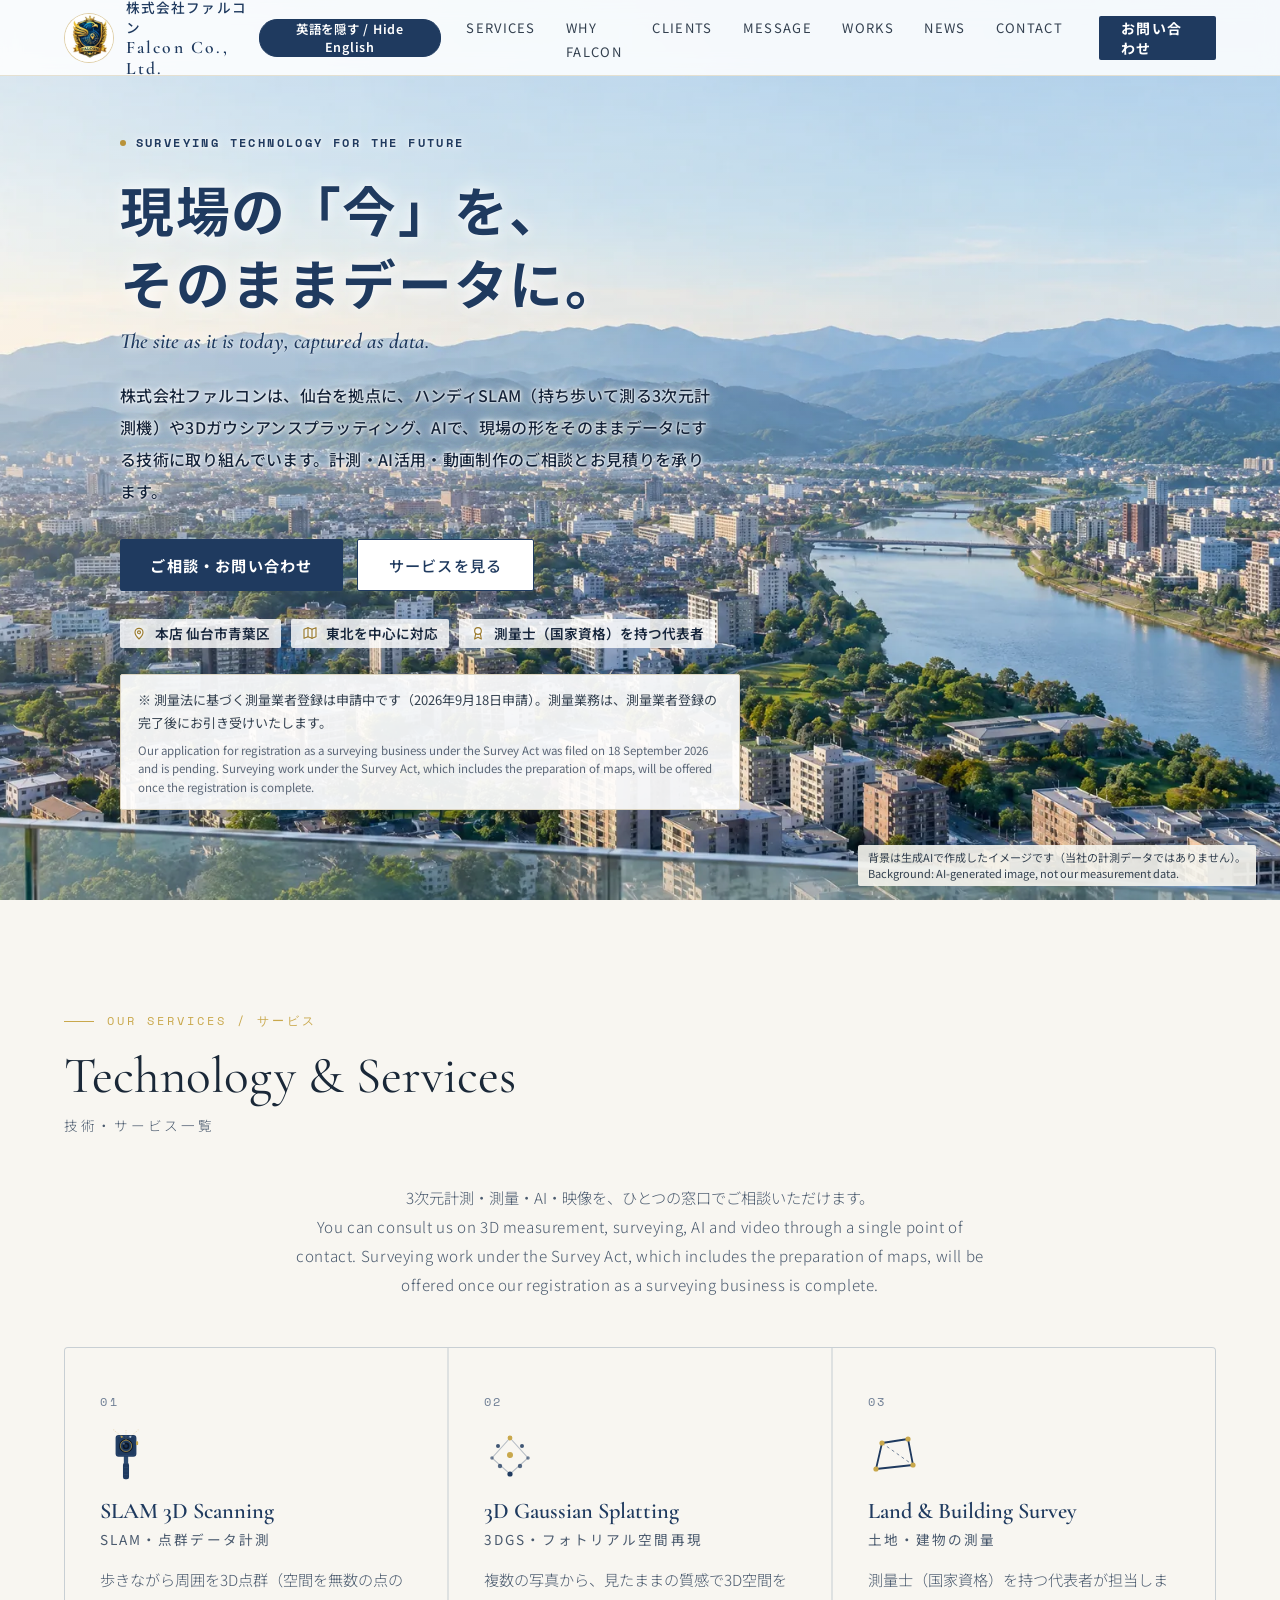
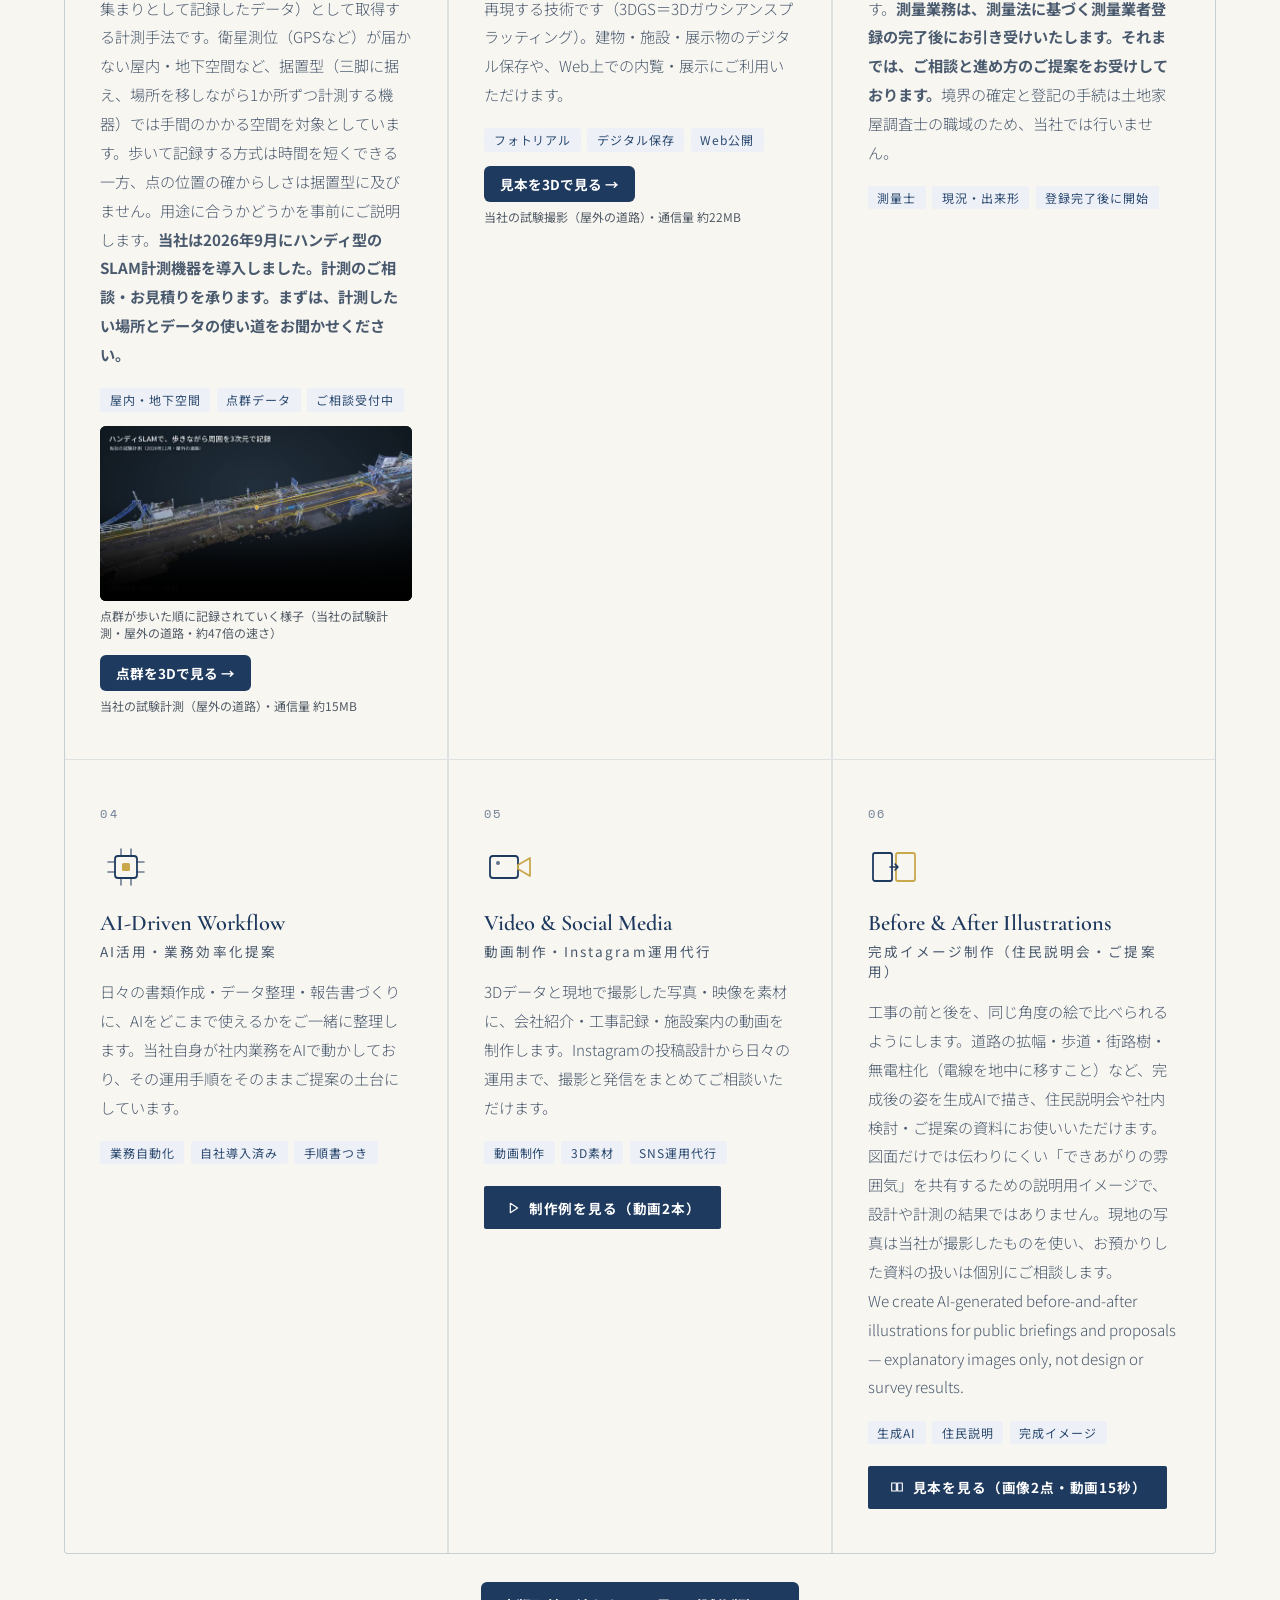
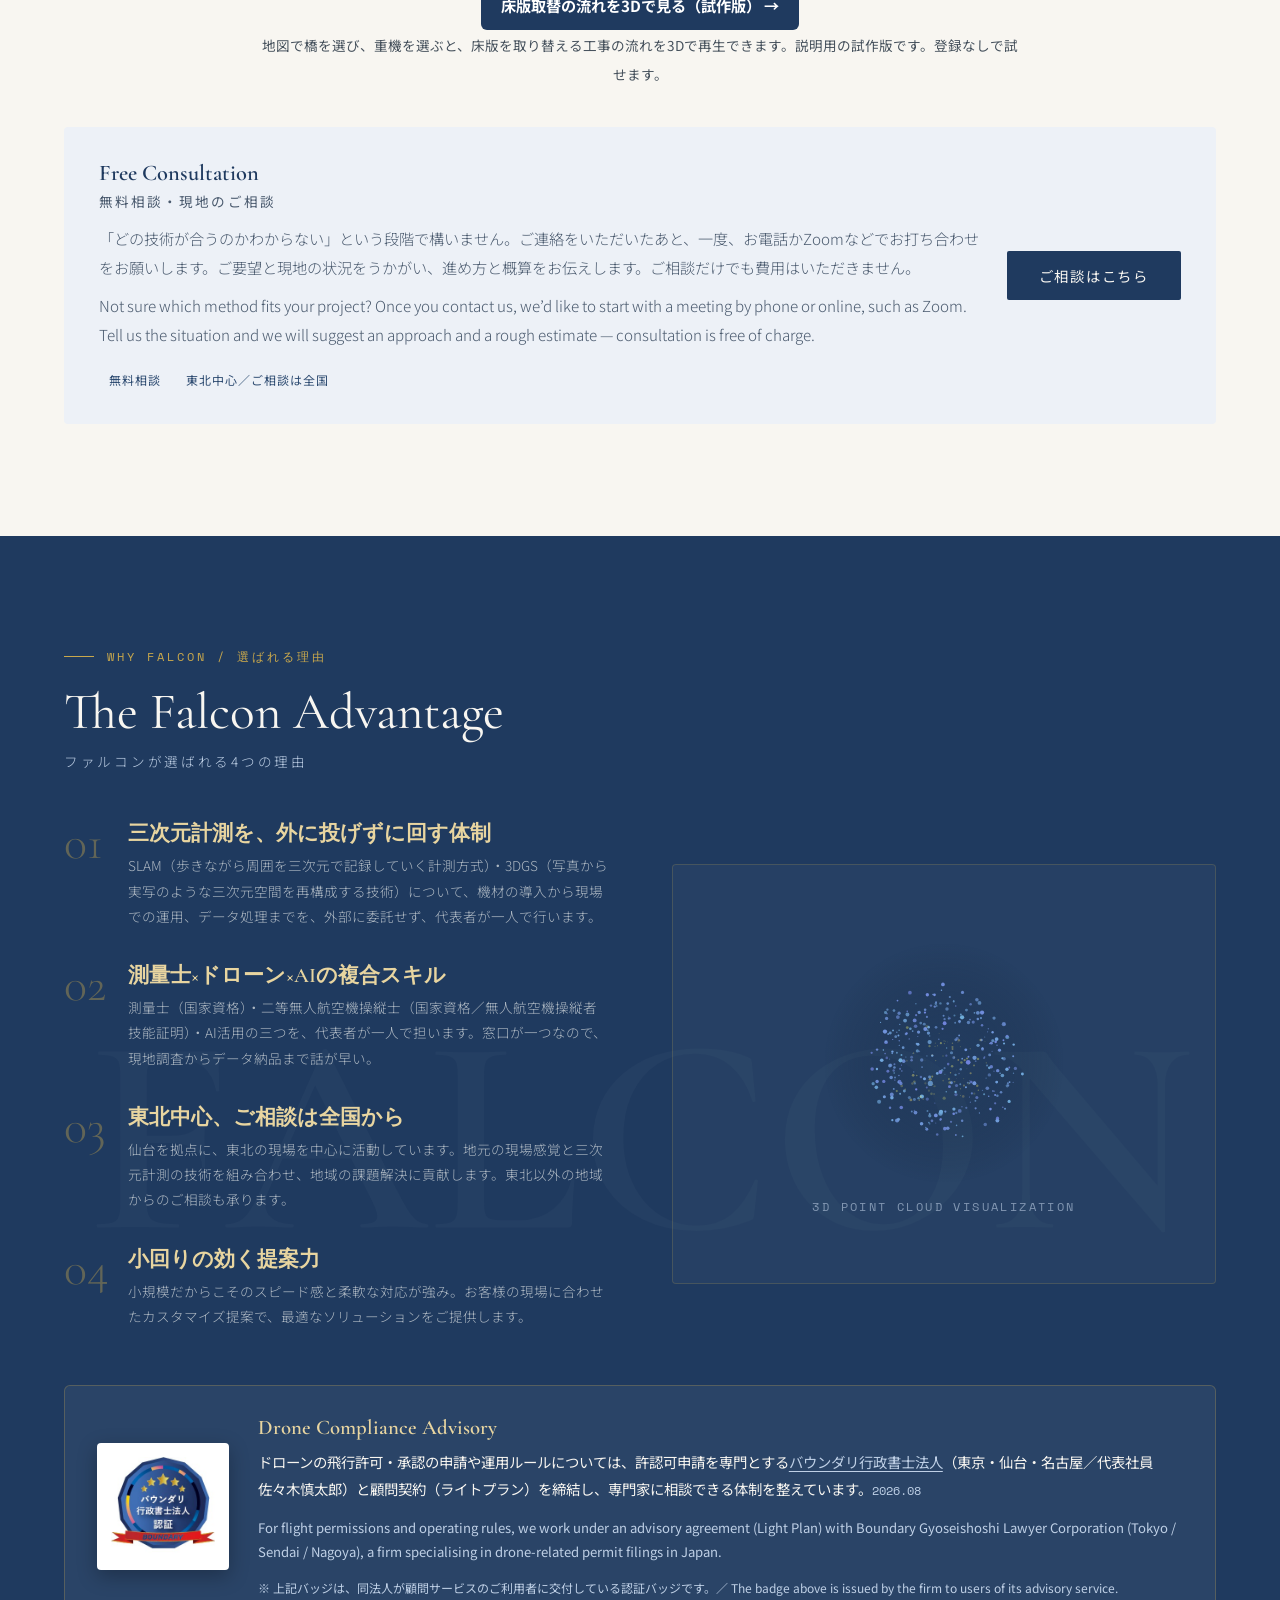
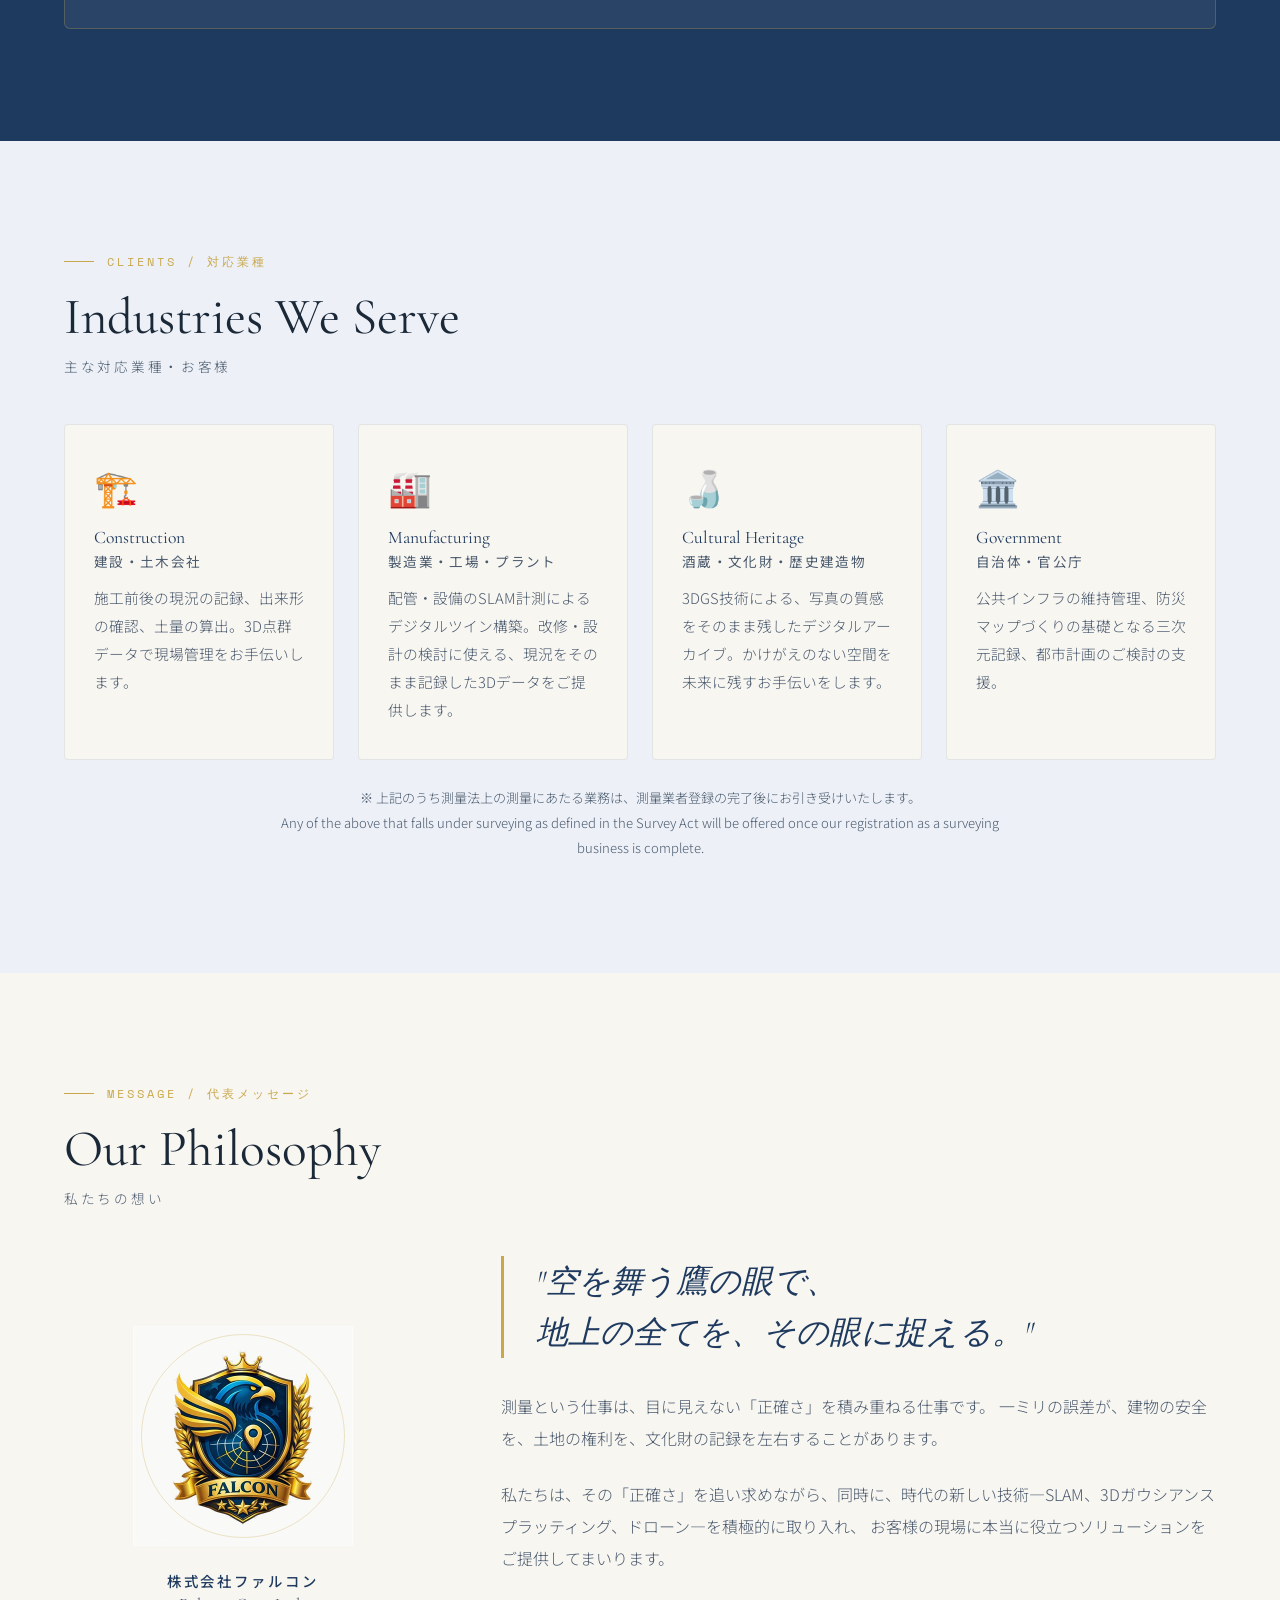
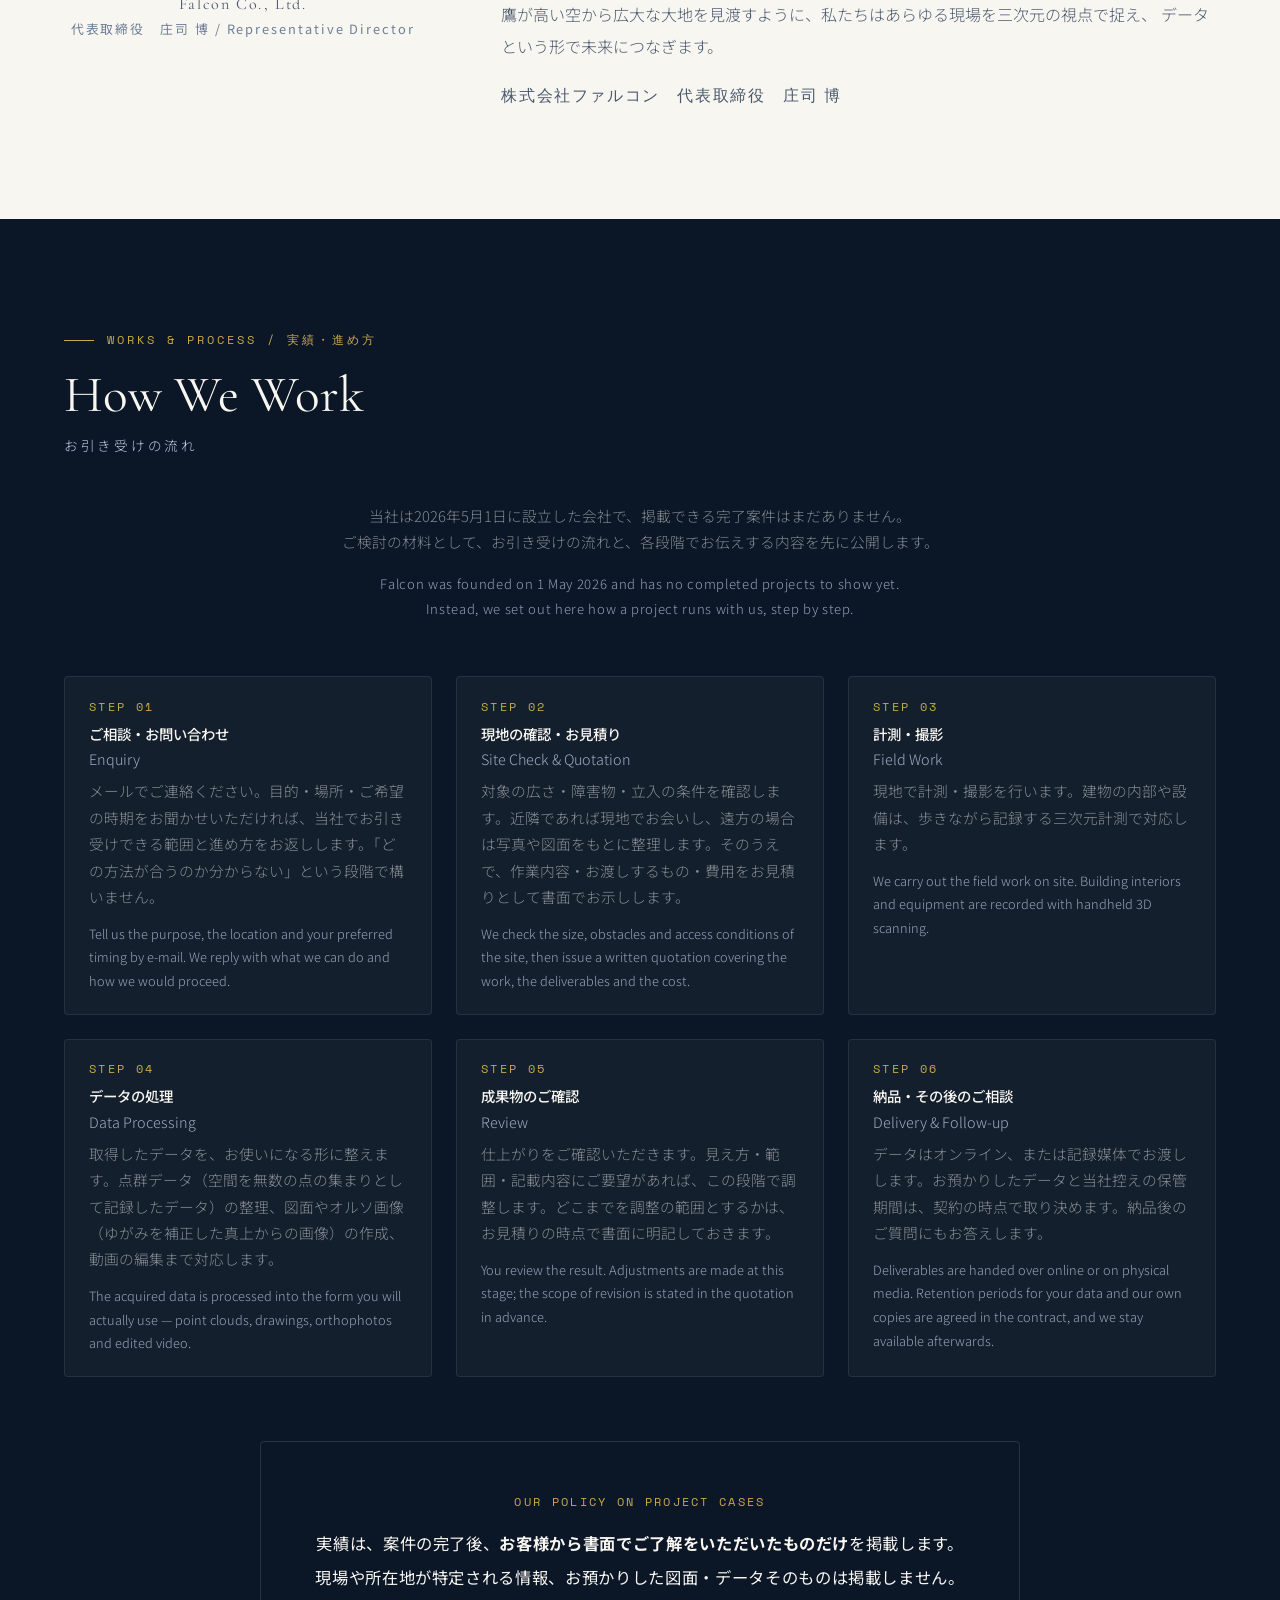
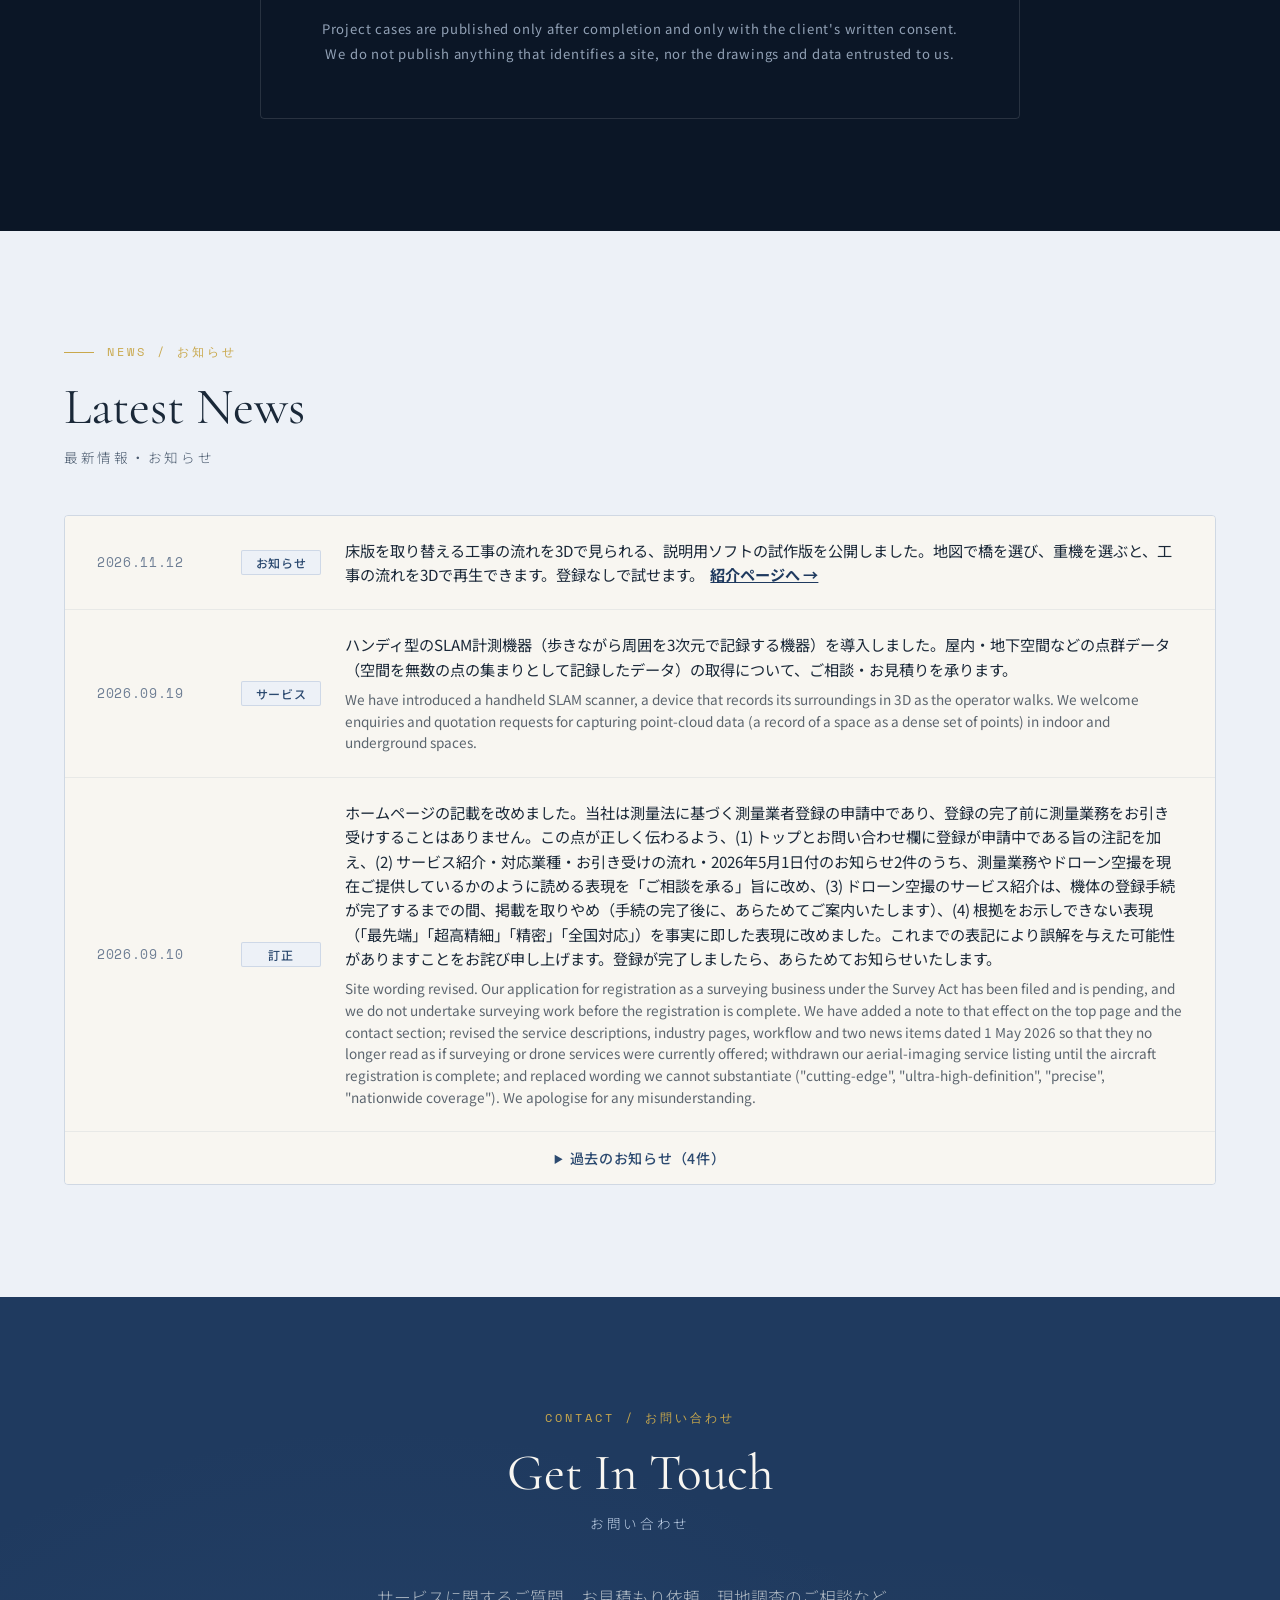
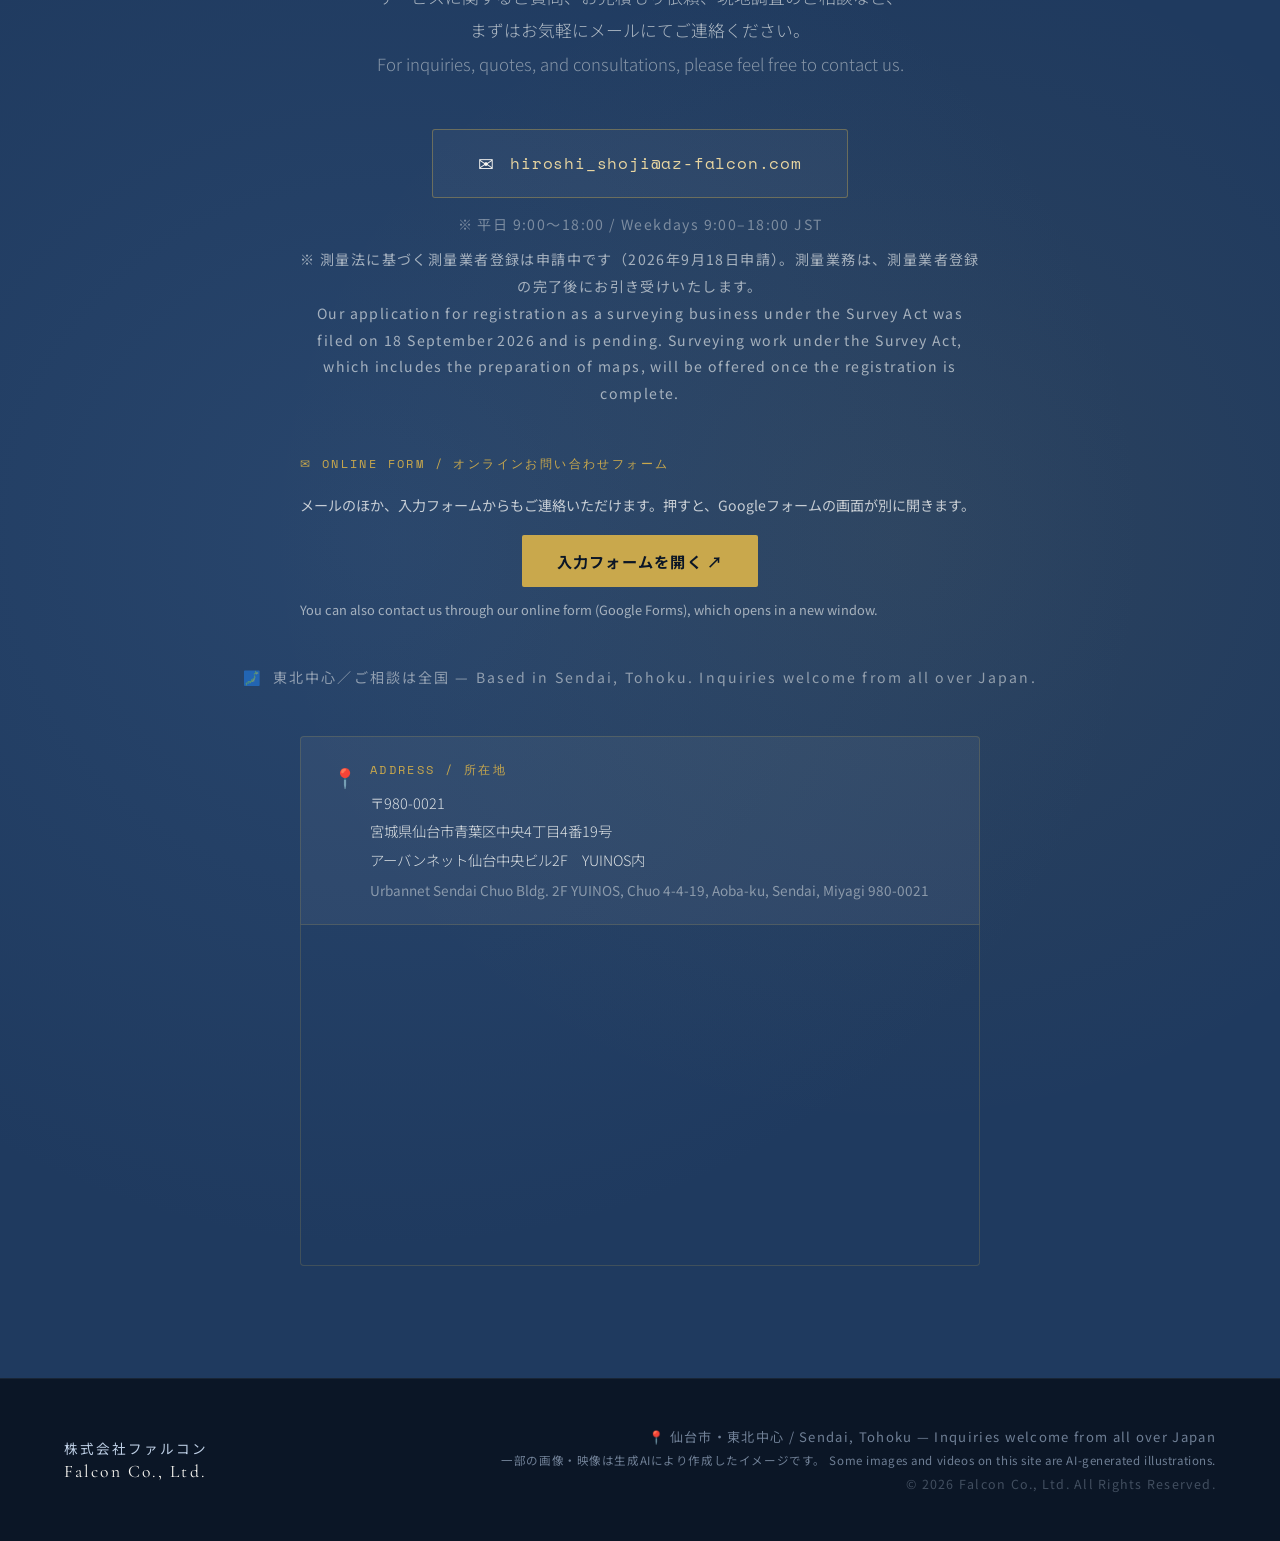
<file: index.html>
<!DOCTYPE html>
<html lang="ja">
<head>
<meta charset="UTF-8">
<meta name="viewport" content="width=device-width, initial-scale=1.0">
<title>株式会社ファルコン｜仙台のSLAM点群計測・3DGS・AI業務効率化</title>
<meta name="description" content="株式会社ファルコン（仙台市）。SLAM・点群データ計測、3Dガウシアンスプラッティング、AI活用・業務効率化、動画制作を、ひとつの窓口でご相談いただけます。東北を中心に、ご相談は全国から承ります。">
<!-- 2026-10-15 追加: Google Search Console の所有権確認タグ（削除しないこと。消すと確認が外れます） -->
<meta name="google-site-verification" content="YHe5rOtuz2bDK2fYTrx-zUgYDyhJ1joMoAL_oqKkZqA" />
<link rel="canonical" href="https://az-falcon.com/">
<meta property="og:type" content="website">
<meta property="og:site_name" content="株式会社ファルコン">
<meta property="og:locale" content="ja_JP">
<meta property="og:title" content="株式会社ファルコン｜仙台のSLAM点群計測・3DGS・AI業務効率化">
<meta property="og:description" content="株式会社ファルコン（仙台市）。SLAM・点群データ計測、3Dガウシアンスプラッティング、AI活用・業務効率化、動画制作を、ひとつの窓口でご相談いただけます。東北を中心に、ご相談は全国から承ります。">
<meta property="og:url" content="https://az-falcon.com/">
<meta name="twitter:card" content="summary">
<!-- og:image は、社長が撮影した写真（1200×630の実ファイル）を用意してから追加する（2026-10-14 時点は未設定） -->

<!-- 2026-10-14 追加: 同名他社と区別してもらうための会社情報（法人番号つき・広報G KOUHOU-20261013-01） -->
<script type="application/ld+json">
{
  "@context": "https://schema.org",
  "@type": "Organization",
  "name": "株式会社ファルコン",
  "alternateName": "Falcon Co., Ltd.",
  "url": "https://az-falcon.com/",
  "foundingDate": "2026-05-01",
  "identifier": {
    "@type": "PropertyValue",
    "propertyID": "法人番号",
    "value": "5370001053773"
  },
  "founder": { "@type": "Person", "name": "庄司 博" },
  "address": {
    "@type": "PostalAddress",
    "addressCountry": "JP",
    "postalCode": "980-0021",
    "addressRegion": "宮城県",
    "addressLocality": "仙台市青葉区",
    "streetAddress": "中央四丁目4番19号 アーバンネット仙台中央ビル2F YUINOS内"
  },
  "telephone": "+81-50-1784-4609",
  "email": "hiroshi_shoji@az-falcon.com",
  "areaServed": { "@type": "AdministrativeArea", "name": "宮城県および東北地方" },
  "knowsAbout": [
    "SLAM・点群データ計測",
    "3Dガウシアンスプラッティング（3DGS）",
    "AI活用・業務効率化",
    "動画制作・Instagram運用代行",
    "生成AIによる完成イメージ制作"
  ],
  "description": "宮城県仙台市の株式会社ファルコンです。SLAM・点群データ計測、3Dガウシアンスプラッティング、AI活用による業務効率化、動画制作・Instagram運用代行のご相談・お見積りを承ります。測量法に基づく測量業務は、測量業者登録（2026年9月18日申請）の完了後にお引き受けいたします。",
  "sameAs": ["https://info.gbiz.go.jp/hojin/ichiran?hojinBango=5370001053773"]
}
</script>
<link rel="preconnect" href="https://fonts.googleapis.com">
<link href="https://fonts.googleapis.com/css2?family=Cormorant+Garamond:wght@300;400;600&family=Noto+Sans+JP:wght@300;400;500;700&family=Space+Mono:wght@400;700&display=swap" rel="stylesheet">
<style>
:root {
  /* 2026-09 C案で紺と金に統一（変数名は旧名のまま。green-* ＝ブランドの基調色） */
  --green-deep:   #1f3a5f;
  --green-mid:    #2c4a70;
  --green-light:  #4f75a3;
  --green-pale:   #bfd0e6;
  --green-mist:   #edf1f7;
  --gold:         #c9a84c;
  --gold-light:   #e8d5a0;
  --sky:          #c8dfe8;
  --white:        #f8f6f1;
  --dark:         #0b1626;
  --text-main:    #1a2838;
  --text-sub:     #4a5a6e;
  --text-light:   #6f7f95;
}

*, *::before, *::after { box-sizing: border-box; margin: 0; padding: 0; }

html { scroll-behavior: smooth; }

body {
  font-family: 'Noto Sans JP', sans-serif;
  background: var(--white);
  color: var(--text-main);
  overflow-x: hidden;
}

/* ── NAVBAR（2026-09 C案：白地・紺と金） ── */
nav {
  position: fixed; top: 0; left: 0; right: 0; z-index: 100;
  height: 76px;
  display: flex; align-items: center; justify-content: space-between;
  padding: 0 4rem;
  background: rgba(255, 255, 255, 0.86);
  -webkit-backdrop-filter: blur(10px);
  backdrop-filter: blur(10px);
  border-bottom: 1px solid rgba(227, 221, 204, 0.9);
}

.nav-logo {
  display: flex; align-items: center; gap: 0.75rem;
  text-decoration: none;
}

.nav-logo .falcon-icon {
  width: 50px; height: 50px; flex-shrink: 0;
  border-radius: 50%; background: #fff;
  border: 1px solid rgba(184, 146, 58, 0.45);
  object-fit: contain;
}

.nav-logo-text {
  display: flex; flex-direction: column;
}

.nav-logo-text .ja {
  font-family: 'Noto Sans JP', sans-serif;
  font-size: 0.85rem; font-weight: 500;
  color: #1f3a5f; letter-spacing: 0.08em;
}

.nav-logo-text .en {
  font-family: 'Cormorant Garamond', serif;
  font-size: 1.1rem; font-weight: 600;
  color: #1f3a5f; letter-spacing: 0.12em;
}

.nav-menu {
  display: flex; align-items: center; gap: 2.25rem;
}

.nav-links {
  display: flex; gap: 1.9rem; list-style: none;
}

.nav-links a {
  text-decoration: none;
  font-size: 0.8125rem; font-weight: 400;
  color: #33404f;
  letter-spacing: 0.1em;
  transition: color 0.3s;
  text-transform: uppercase;
}

.nav-links a:hover { color: #9a7a2c; }

.nav-cta {
  display: inline-flex; align-items: center; justify-content: center;
  min-height: 44px; padding: 0 1.4rem;
  background: #1f3a5f; color: #ffffff;
  text-decoration: none;
  font-size: 0.875rem; font-weight: 700; letter-spacing: 0.08em;
  border-radius: 2px;
  transition: background 0.3s;
}

.nav-cta:hover { background: #2c4a70; }

.nav-toggle {
  display: none;
  width: 44px; height: 44px;
  align-items: center; justify-content: center;
  padding: 0;
  background: transparent;
  border: 1px solid #1f3a5f; border-radius: 2px;
  color: #1f3a5f;
  cursor: pointer;
}

.nav-toggle svg { width: 22px; height: 22px; }

/* ── HERO（2026-09 C案：紺と金。背景は生成AIによるイメージ） ── */
.hero {
  position: relative;
  min-height: 100vh;
  display: flex; align-items: center;
  overflow: hidden;
  padding: 0;
  background: #f7f5ef;
}

.hero-photo {
  position: absolute; top: 0; left: 0;
  width: 100%; height: 100%;
  object-fit: cover; object-position: center 42%;
}

.hero-veil {
  position: absolute; inset: 0;
  background: linear-gradient(180deg, rgba(247,245,239,0.42) 0%, rgba(247,245,239,0.16) 32%, rgba(247,245,239,0) 50%);
}

.hero-inner {
  position: relative; z-index: 2;
  width: 100%; max-width: 1440px; margin: 0 auto;
  padding: 116px 120px 72px;
  display: grid;
  grid-template-columns: minmax(0, 760px);
  column-gap: 72px; align-items: center;
}

.hero-content {
  display: flex; flex-direction: column; align-items: flex-start;
}

/* 写真の上でも読めるよう、地図の注記と同じ白い縁取り（ハロー）を付ける */
.hero-tag {
  display: flex; align-items: center; gap: 0.6rem;
  font-family: 'Space Mono', monospace;
  font-size: 0.75rem; font-weight: 700;
  color: #1f3a5f; letter-spacing: 0.2em; text-transform: uppercase;
  text-shadow: 0 0 3px #ffffff, 0 0 10px rgba(255,255,255,0.9);
}

.hero-tag::before {
  content: '';
  width: 6px; height: 6px; border-radius: 50%;
  background: #b8923a;
}

.hero-title {
  margin-top: 1.4rem;
  font-size: clamp(2.2rem, 4.2vw, 3.75rem);
  font-weight: 700; line-height: 1.35; letter-spacing: 0.03em;
  color: #1f3a5f;
  text-shadow: 0 0 2px rgba(255,255,255,0.95), 0 0 14px rgba(255,255,255,0.85), 0 0 34px rgba(255,255,255,0.55);
}

.hero-sub {
  margin-top: 0.5rem;
  font-family: 'Cormorant Garamond', serif;
  font-size: 1.35rem; font-style: italic; font-weight: 600; line-height: 1.3;
  color: #1f3a5f;
  text-shadow: 0 0 2px #ffffff, 0 0 8px rgba(255,255,255,0.9), 0 0 18px rgba(255,255,255,0.6);
}

.hero-desc {
  margin-top: 1.5rem; max-width: 600px;
  font-size: 1rem; font-weight: 500; line-height: 2; letter-spacing: 0.02em;
  color: #15243a;
  text-shadow: 0 0 2px #ffffff, 0 0 4px #ffffff, 0 0 10px rgba(255,255,255,0.95), 0 0 20px rgba(255,255,255,0.7);
}

.hero-cta {
  margin-top: 2rem;
  display: flex; gap: 0.9rem; flex-wrap: wrap;
}

.hero-btn {
  display: inline-flex; align-items: center; justify-content: center;
  min-height: 52px; padding: 0 1.9rem;
  text-decoration: none;
  font-size: 0.95rem; letter-spacing: 0.08em;
  border-radius: 2px;
  transition: all 0.3s;
}

.hero-btn-primary { background: #1f3a5f; color: #ffffff; font-weight: 700; }
.hero-btn-primary:hover { background: #2c4a70; transform: translateY(-2px); }
.hero-btn-secondary { background: #ffffff; border: 1px solid #1f3a5f; color: #1f3a5f; font-weight: 500; }
.hero-btn-secondary:hover { background: #f4efe2; transform: translateY(-2px); }

.hero-trust {
  margin-top: 1.75rem;
  display: flex; flex-wrap: wrap; gap: 0.5rem 0.6rem;
  list-style: none;
}

.hero-trust li {
  display: flex; align-items: center; gap: 0.5rem;
  padding: 0.3rem 0.7rem;
  background: rgba(255,255,255,0.82);
  border-radius: 2px;
  font-size: 0.85rem; font-weight: 600; color: #15243a;
}

.hero-trust svg {
  width: 16px; height: 16px; flex-shrink: 0;
  filter: drop-shadow(0 0 2px #ffffff) drop-shadow(0 0 4px #ffffff);
}

.hero-note {
  margin-top: 1.6rem; max-width: 620px;
  padding: 0.8rem 1.05rem;
  background: rgba(255,255,255,0.92);
  border: 1px solid #ddd5c1; border-radius: 2px;
}

.hero-note p { font-size: 0.8125rem; line-height: 1.8; color: #33404f; }
.hero-note p[lang="en"] { margin-top: 0.4rem; font-size: 0.72rem; line-height: 1.6; color: #5b6777; }

/* 2026-11-27 社長指示「同じような内容がいくつも表示されている。もう少しシンプルに」：
   右のサービス枠（下のサービス欄と同じ一覧）は削除。
   英語の本文（.en-txt）は、上の「English」を押したときだけ表示する（英語の見出しは常に表示）。 */
html:not(.show-en) .en-txt { display: none !important; }

.en-toggle {
  margin-left: auto; margin-right: 1.6rem;
  min-height: 36px; padding: 0 0.9rem;
  background: #ffffff; color: #1f3a5f;
  border: 1px solid #1f3a5f; border-radius: 18px;
  font-family: 'Cormorant Garamond', serif;
  font-size: 0.95rem; font-weight: 600; letter-spacing: 0.06em;
  cursor: pointer;
}
.en-toggle[aria-pressed="true"] { background: #1f3a5f; color: #ffffff; font-family: 'Noto Sans JP', sans-serif; font-size: 0.78rem; }

.hero-caption {
  position: absolute; right: 24px; bottom: 14px; z-index: 2;
  max-width: calc(100% - 48px);
  padding: 4px 10px; border-radius: 2px;
  background: rgba(247,245,239,0.9);
  font-size: 0.69rem; line-height: 1.5; color: #33404f;
}

.hero-caption span { display: block; }

/* ── SECTION COMMON ── */
section { padding: 7rem 4rem; }

.section-inner {
  max-width: 1200px; margin: 0 auto;
}

.section-tag {
  font-family: 'Space Mono', monospace;
  font-size: 0.75rem; color: var(--gold);
  letter-spacing: 0.25em; text-transform: uppercase;
  margin-bottom: 1rem;
  display: flex; align-items: center; gap: 0.8rem;
}

.section-tag::before {
  content: ''; width: 30px; height: 1px;
  background: var(--gold);
}

.section-title {
  font-family: 'Cormorant Garamond', serif;
  font-size: clamp(2rem, 4vw, 3.2rem);
  font-weight: 400; line-height: 1.2;
  margin-bottom: 0.5rem;
}

.section-title-ja {
  font-size: 0.85rem; font-weight: 300;
  color: var(--text-sub);
  letter-spacing: 0.2em;
  margin-bottom: 3rem;
}

/* ── SERVICES ── */
.services { background: var(--white); }

.services-grid {
  display: grid;
  grid-template-columns: repeat(3, 1fr);
  gap: 1.5px;
  background: rgba(44,74,112,0.12);
  border: 1.5px solid rgba(44,74,112,0.12);
  border-radius: 4px;
  overflow: hidden;
}

/* 2026-10-13: サービスカードが6枚になり、3列・2列とも最後まで埋まるため、
   5枚のときに空きマスを白く埋めていた疑似要素（2026-09-10 追加）は外した。
   ⚠️カードを7枚に増やしたら、また空きマスができるので戻すこと */

.service-card {
  background: var(--white);
  padding: 2.8rem 2.2rem;
  transition: all 0.4s;
  position: relative;
  overflow: hidden;
}

.service-card::before {
  content: '';
  position: absolute; top: 0; left: 0;
  width: 3px; height: 0;
  background: var(--gold);
  transition: height 0.4s;
}

.service-card:hover::before { height: 100%; }

.service-card:hover {
  background: var(--green-mist);
}

.service-num {
  font-family: 'Space Mono', monospace;
  font-size: 0.75rem; color: var(--text-light);
  letter-spacing: 0.2em; margin-bottom: 1.2rem;
}

.service-icon {
  font-size: 2rem; margin-bottom: 1rem;
}

.service-title-en {
  font-family: 'Cormorant Garamond', serif;
  font-size: 1.4rem; font-weight: 600;
  color: var(--green-deep);
  margin-bottom: 0.3rem;
}

.service-title-ja {
  font-size: 0.85rem; color: var(--text-sub);
  letter-spacing: 0.15em; margin-bottom: 1rem;
}

.service-desc {
  font-size: 0.95rem; line-height: 1.9;
  color: var(--text-sub); font-weight: 300;
}

.service-tag-list {
  display: flex; flex-wrap: wrap; gap: 0.4rem;
  margin-top: 1.2rem;
}

.stag {
  font-size: 0.75rem;
  padding: 0.2rem 0.6rem;
  background: var(--green-mist);
  color: var(--green-mid);
  border-radius: 2px;
  letter-spacing: 0.08em;
}

/* ── WHY FALCON ── */
.why {
  background: var(--green-deep);
  color: var(--white);
  position: relative;
  overflow: hidden;
}

.why::before {
  content: 'FALCON';
  position: absolute;
  font-family: 'Cormorant Garamond', serif;
  font-size: 22vw; font-weight: 600;
  color: rgba(255,255,255,0.025);
  top: 50%; left: 50%;
  transform: translate(-50%, -50%);
  white-space: nowrap;
  pointer-events: none;
}

.why .section-title { color: var(--white); }
.why .section-title-ja { color: var(--green-pale); }

.why-grid {
  display: grid;
  grid-template-columns: 1fr 1fr;
  gap: 4rem;
  align-items: center;
}

.why-points {
  display: flex; flex-direction: column; gap: 2rem;
}

.why-point {
  display: flex; gap: 1.5rem; align-items: flex-start;
}

.why-point-num {
  font-family: 'Cormorant Garamond', serif;
  font-size: 3rem; font-weight: 300;
  color: rgba(201,168,76,0.4);
  line-height: 1; flex-shrink: 0;
  width: 2.5rem;
}

.why-point-content h4 {
  font-family: 'Cormorant Garamond', serif;
  font-size: 1.3rem; font-weight: 600;
  color: var(--gold-light);
  margin-bottom: 0.4rem;
}

.why-point-content p {
  font-size: 0.85rem; line-height: 1.85;
  color: rgba(249,250,248,0.65);
  font-weight: 300;
}

.why-visual {
  position: relative;
  height: 420px;
  border: 1px solid rgba(201,168,76,0.2);
  border-radius: 4px;
  overflow: hidden;
  background: rgba(255,255,255,0.03);
  display: flex; align-items: center; justify-content: center;
}

.why-visual-inner {
  text-align: center;
}

/* 3D Point cloud animation */
.pointcloud {
  width: 280px; height: 280px;
  position: relative;
  margin: 0 auto 1rem;
}

.pointcloud canvas {
  border-radius: 50%;
}

.why-visual-label {
  font-family: 'Space Mono', monospace;
  font-size: 0.75rem; color: rgba(191,208,230,0.6);
  letter-spacing: 0.2em; text-transform: uppercase;
}

/* ── TARGETS ── */
.targets { background: var(--green-mist); }

.targets-grid {
  display: grid;
  grid-template-columns: repeat(4, 1fr);
  gap: 1.5rem;
}

.target-card {
  background: var(--white);
  padding: 2.2rem 1.8rem;
  border-radius: 4px;
  border: 1px solid rgba(44,74,112,0.1);
  transition: all 0.35s;
  cursor: default;
}

.target-card:hover {
  transform: translateY(-6px);
  box-shadow: 0 20px 50px rgba(31,58,95,0.12);
  border-color: var(--green-light);
}

.target-icon {
  font-size: 2.2rem; margin-bottom: 1rem;
}

.target-title-en {
  font-family: 'Cormorant Garamond', serif;
  font-size: 1.1rem; color: var(--green-deep);
  margin-bottom: 0.2rem;
}

.target-title-ja {
  font-size: 0.85rem; color: var(--text-sub);
  letter-spacing: 0.1em; margin-bottom: 0.8rem;
}

.target-desc {
  font-size: 0.92rem; line-height: 1.9;
  color: var(--text-sub); font-weight: 300;
}

/* ── MESSAGE ── */
.message { background: var(--white); }

.message-grid {
  display: grid;
  grid-template-columns: 1fr 2fr;
  gap: 5rem;
  align-items: center;
}

.message-emblem {
  display: flex; flex-direction: column;
  align-items: center; justify-content: center;
  gap: 1.5rem;
}

.emblem-circle {
  width: 200px; height: 200px;
  border-radius: 50%;
  border: 2px solid rgba(44,74,112,0.2);
  display: flex; align-items: center; justify-content: center;
  position: relative;
  background: radial-gradient(circle at 40% 35%, var(--green-mist), var(--white));
}

.emblem-circle::before {
  content: '';
  position: absolute; inset: 8px;
  border-radius: 50%;
  border: 1px solid rgba(201,168,76,0.3);
}

.emblem-falcon {
  font-size: 5rem; line-height: 1;
}

.emblem-text {
  text-align: center;
}

.emblem-name-ja {
  font-size: 0.9rem; font-weight: 500;
  color: var(--green-deep);
  letter-spacing: 0.2em;
  margin-bottom: 0.2rem;
}

.emblem-name-en {
  font-family: 'Cormorant Garamond', serif;
  font-size: 1rem; color: var(--text-sub);
  letter-spacing: 0.1em;
}

.emblem-title {
  font-size: 0.80rem; color: var(--text-light);
  letter-spacing: 0.15em; margin-top: 0.3rem;
}

.message-content blockquote {
  font-family: 'Cormorant Garamond', serif;
  font-size: clamp(1.4rem, 2.5vw, 2rem);
  font-weight: 300;
  line-height: 1.6;
  color: var(--green-deep);
  margin-bottom: 2rem;
  padding-left: 2rem;
  border-left: 3px solid var(--gold);
  font-style: italic;
}

.message-body {
  font-size: 1rem; line-height: 2;
  color: var(--text-sub); font-weight: 300;
  margin-bottom: 1.5rem;
}

.message-sig {
  font-family: 'Cormorant Garamond', serif;
  font-size: 1rem; color: var(--text-sub);
  letter-spacing: 0.1em;
}

/* ── WORKS / NEWS ── */
.works { background: var(--dark); color: var(--white); }
.works .section-title { color: var(--white); }
.works .section-title-ja { color: var(--green-pale); }

.works-grid {
  display: grid;
  grid-template-columns: repeat(3, 1fr);
  gap: 1.5rem;
  margin-bottom: 4rem;
}

.work-card {
  background: rgba(255,255,255,0.04);
  border: 1px solid rgba(191,208,230,0.1);
  border-radius: 4px;
  overflow: hidden;
  transition: all 0.35s;
}

.work-card:hover {
  border-color: rgba(201,168,76,0.4);
  transform: translateY(-4px);
}

/* 2026-11-27：各段の大きな絵の箱（.work-thumb）はやめ、番号つきの短い一覧にした */
.work-body { padding: 1.3rem 1.5rem; }

.work-cat {
  font-family: 'Space Mono', monospace;
  font-size: 0.72rem; color: var(--gold);
  letter-spacing: 0.2em; text-transform: uppercase;
  margin-bottom: 0.5rem;
}

.work-title {
  font-size: 0.9rem; font-weight: 500;
  color: var(--white); margin-bottom: 0.5rem;
  line-height: 1.5;
}

.work-desc {
  font-size: 0.92rem; color: rgba(249,250,248,0.5);
  line-height: 1.8; font-weight: 300;
}

/* ── NEWS ── */
.news { background: var(--green-mist); }

.news-list {
  display: flex; flex-direction: column;
  gap: 0;
  border: 1px solid rgba(44,74,112,0.15);
  border-radius: 4px;
  overflow: hidden;
}

.news-item {
  display: grid;
  grid-template-columns: 120px 80px 1fr;
  gap: 1.5rem;
  align-items: center;
  padding: 1.4rem 2rem;
  background: var(--white);
  border-bottom: 1px solid rgba(44,74,112,0.08);
  transition: background 0.3s;
  text-decoration: none;
  color: inherit;
}

.news-item:last-child { border-bottom: none; }
.news-item:hover { background: var(--green-mist); }

.news-date {
  font-family: 'Space Mono', monospace;
  font-size: 0.82rem; color: var(--text-light);
  letter-spacing: 0.05em;
}

.news-cat {
  font-size: 0.75rem; font-weight: 500;
  padding: 0.2rem 0.6rem;
  background: var(--green-mist);
  color: var(--green-mid);
  border-radius: 2px;
  text-align: center;
  letter-spacing: 0.05em;
  border: 1px solid rgba(79,117,163,0.2);
}

.news-title {
  font-size: 0.95rem; font-weight: 400;
  color: var(--text-main); line-height: 1.6;
}

/* 2026-11-27 過去のお知らせは押すと開く */
.news-more > summary {
  padding: 1rem 2rem;
  background: var(--white);
  color: var(--green-mid);
  font-size: 0.88rem; font-weight: 500; letter-spacing: 0.05em;
  text-align: center;
  cursor: pointer;
}
.news-more[open] > summary { border-bottom: 1px solid rgba(44,74,112,0.08); }

/* ── CONTACT ── */
.contact {
  background: var(--green-deep);
  color: var(--white);
  text-align: center;
  position: relative;
  overflow: hidden;
}

.contact::before {
  content: '';
  position: absolute; inset: 0;
  background:
    radial-gradient(ellipse at 30% 50%, rgba(79,117,163,0.2) 0%, transparent 60%),
    radial-gradient(ellipse at 70% 50%, rgba(201,168,76,0.08) 0%, transparent 50%);
}

.contact .section-tag { justify-content: center; }
.contact .section-tag::before { display: none; }
.contact .section-title { color: var(--white); }
.contact .section-title-ja { color: var(--green-pale); }

.contact-lead {
  font-size: 1.05rem; line-height: 2;
  color: rgba(249,250,248,0.65);
  max-width: 560px; margin: 0 auto 3rem;
  font-weight: 300;
}

.contact-mail-box {
  display: inline-flex; align-items: center; gap: 1rem;
  padding: 1.2rem 2.8rem;
  border: 1px solid rgba(201,168,76,0.4);
  border-radius: 3px;
  background: rgba(255,255,255,0.04);
  margin-bottom: 1rem;
  transition: all 0.3s;
}

.contact-mail-box:hover {
  background: rgba(201,168,76,0.1);
  border-color: var(--gold);
}

.contact-mail-icon { font-size: 1.2rem; }

.contact-mail {
  font-family: 'Space Mono', monospace;
  font-size: 1rem; color: var(--gold-light);
  text-decoration: none;
  letter-spacing: 0.05em;
}

.contact-note {
  font-size: 0.88rem; color: rgba(249,250,248,0.4);
  letter-spacing: 0.1em;
}

.contact-area {
  margin-top: 3rem;
  display: inline-flex; align-items: center; gap: 0.6rem;
  font-size: 0.88rem; color: rgba(249,250,248,0.5);
  letter-spacing: 0.15em;
}

/* ── FOOTER ── */
footer {
  background: var(--dark);
  padding: 3rem 4rem;
  display: flex; align-items: center; justify-content: space-between;
  border-top: 1px solid rgba(191,208,230,0.08);
}

.footer-logo {
  display: flex; flex-direction: column; gap: 0.2rem;
}

.footer-logo .ja {
  font-size: 0.85rem; color: var(--green-pale); letter-spacing: 0.15em;
}

.footer-logo .en {
  font-family: 'Cormorant Garamond', serif;
  font-size: 1.1rem; color: var(--white); letter-spacing: 0.12em;
}

.footer-info {
  text-align: right;
}

.footer-area {
  font-size: 0.82rem; color: var(--text-light);
  letter-spacing: 0.1em; margin-bottom: 0.4rem;
}

.footer-copy {
  font-size: 0.78rem; color: rgba(191,208,230,0.3);
  letter-spacing: 0.1em;
}

.footer-note {
  font-size: 0.72rem; color: var(--text-light);
  letter-spacing: 0.05em; margin-bottom: 0.4rem;
}

/* ── ANIMATIONS ── */
.fade-up {
  opacity: 0;
  transform: translateY(30px);
  transition: opacity 0.7s ease, transform 0.7s ease;
}

.fade-up.visible {
  opacity: 1;
  transform: translateY(0);
}

/* stagger delays */
.fade-up:nth-child(1) { transition-delay: 0s; }
.fade-up:nth-child(2) { transition-delay: 0.1s; }
.fade-up:nth-child(3) { transition-delay: 0.2s; }
.fade-up:nth-child(4) { transition-delay: 0.3s; }
.fade-up:nth-child(5) { transition-delay: 0.4s; }
.fade-up:nth-child(6) { transition-delay: 0.5s; }

/* ── 見本・制作例を開くボタンと、開く画面（2026-10-13） ── */
.service-card--sample { cursor: pointer; }

.sample-open {
  display: inline-flex; align-items: center; gap: 0.5rem;
  margin-top: 1.4rem; padding: 0.7rem 1.3rem;
  background: var(--green-deep); color: #ffffff;
  border: 0; border-radius: 2px;
  font-family: 'Noto Sans JP', sans-serif;
  font-size: 0.85rem; font-weight: 700; letter-spacing: 0.06em;
  cursor: pointer; transition: background 0.3s;
}

.sample-open:hover { background: var(--green-mid); }
.sample-open svg { width: 16px; height: 16px; flex-shrink: 0; }

.sample-modal {
  width: min(960px, calc(100vw - 2.4rem));
  max-height: calc(100vh - 3rem);
  margin: auto;   /* ページ全体の margin:0 の指定を打ち消して画面の中央に出す */
  padding: 0;
  border: 1px solid rgba(201,168,76,0.45);
  border-radius: 4px;
  background: var(--white);
  color: var(--text-main);
  overflow: hidden;
}

.sample-modal::backdrop { background: rgba(11,22,38,0.72); }

.sample-modal__head {
  display: flex; align-items: flex-start; justify-content: space-between; gap: 1rem;
  padding: 1.4rem 1.6rem 1rem;
  border-bottom: 1px solid rgba(44,74,112,0.15);
}

.sample-modal__close {
  flex-shrink: 0;
  width: 44px; height: 44px;
  display: inline-flex; align-items: center; justify-content: center;
  background: transparent;
  border: 1px solid rgba(44,74,112,0.3); border-radius: 2px;
  color: var(--green-deep);
  cursor: pointer; transition: background 0.3s;
}

.sample-modal__close:hover { background: var(--green-mist); }
.sample-modal__close svg { width: 20px; height: 20px; }

.sample-modal__body {
  padding: 1.4rem 1.6rem 1.8rem;
  max-height: calc(100vh - 11rem);
  overflow-y: auto;
}

/* ── RESPONSIVE ── */
@media (max-width: 1024px) {
  section { padding: 5rem 2rem; }
  .services-grid { grid-template-columns: repeat(2, 1fr); }
  .targets-grid { grid-template-columns: repeat(2, 1fr); }
  .why-grid { grid-template-columns: 1fr; }
  .why-visual { height: 260px; }
  .message-grid { grid-template-columns: 1fr; gap: 2.5rem; }
  .message-emblem { flex-direction: row; }
  .works-grid { grid-template-columns: repeat(2, 1fr); }
  .news-item { grid-template-columns: 110px 70px 1fr; }
  footer { flex-direction: column; gap: 1.5rem; text-align: center; }
  .footer-info { text-align: center; }
}

@media (max-width: 640px) {
  section { padding: 4rem 1.2rem; }
  .services-grid { grid-template-columns: 1fr; }
  .targets-grid { grid-template-columns: 1fr; }
  .works-grid { grid-template-columns: 1fr; }
  .news-item { grid-template-columns: 1fr; gap: 0.3rem; }
  .message-emblem { flex-direction: column; }
}

/* ── RESPONSIVE：ナビとトップ（2026-09 C案） ── */
html { scroll-padding-top: 76px; }

@media (max-width: 1100px) {
  nav { padding: 0 1.2rem 0 1.5rem; }
  .nav-toggle { display: flex; }
  .nav-menu {
    display: none;
    position: absolute; top: 100%; left: 0; right: 0;
    flex-direction: column; align-items: stretch; gap: 0;
    padding: 0.5rem 1.5rem 1.25rem;
    background: rgba(255,255,255,0.98);
    border-bottom: 1px solid #e3ddcc;
    box-shadow: 0 12px 24px rgba(20,38,61,0.12);
  }
  nav.is-open .nav-menu { display: flex; }
  .nav-links { flex-direction: column; gap: 0; }
  .nav-links a { display: block; padding: 0.8rem 0; border-bottom: 1px solid #eee7d8; font-size: 0.9rem; }
  .nav-cta { margin-top: 1rem; }
  .hero-inner { grid-template-columns: 1fr; row-gap: 2.5rem; padding: 116px 2rem 72px; }
  /* 登録の注記を説明文のすぐ下へ（「測量カンパニー」と同じ画面に入れる：法務F 2026-09-10） */
  .hero-note { order: 1; }
  .hero-cta { order: 2; }
  .hero-trust { order: 3; }
}

@media (max-width: 640px) {
  html { scroll-padding-top: 60px; }
  nav { height: 60px; padding: 0 12px 0 16px; }
  .nav-logo .falcon-icon { width: 42px; height: 42px; }
  .nav-logo-text .ja { font-size: 0.72rem; }
  .nav-logo-text .en { font-size: 0.94rem; }
  .hero { display: block; min-height: 0; }
  .hero-photo { height: 470px; object-position: 72% 50%; }
  .hero-veil { bottom: auto; height: 470px; background: linear-gradient(180deg, rgba(247,245,239,0.10) 0%, rgba(247,245,239,0) 26%, rgba(247,245,239,0) 50%, rgba(247,245,239,0.82) 86%, #f7f5ef 100%); }
  .hero-inner { padding: 232px 20px 40px; row-gap: 0; }
  .en-toggle { margin-right: 10px; min-height: 34px; padding: 0 0.7rem; font-size: 0.85rem; }
  .hero-tag { font-size: 0.66rem; }
  .hero-title { margin-top: 1rem; font-size: 2.2rem; line-height: 1.38; letter-spacing: 0.01em; }
  .hero-desc { margin-top: 1rem; font-size: 0.875rem; line-height: 1.9; }
  .hero-cta { margin-top: 1.4rem; flex-direction: column; gap: 10px; }
  .hero-btn { width: 100%; min-height: 50px; }
  .hero-trust { margin-top: 1.25rem; flex-direction: column; gap: 8px; }
  .hero-trust li { font-size: 0.8125rem; }
  .hero-note { margin-top: 1.25rem; }
  .hero-note p { font-size: 0.78rem; }
  .hero-note p[lang="en"] { font-size: 0.66rem; }
  .hero-sub { font-size: 1.05rem; }
  .hero-caption { top: 70px; right: 10px; bottom: auto; max-width: 250px; }
}
</style>
</head>
<body>

<!-- NAVBAR（2026-09 C案） -->
<nav id="site-nav" aria-label="メインメニュー">
  <a class="nav-logo" href="#top">
    <!-- 会社ロゴ（エンブレム）。代表メッセージ欄と同じロゴを、丸枠に収まるよう余白を詰めた版（2026-11-04 社長指示で差し替え） -->
    <img class="falcon-icon" src="images/logo-emblem-nav-01.webp" alt="" width="50" height="50" loading="lazy" decoding="async">
    <span class="nav-logo-text">
      <span class="ja">株式会社ファルコン</span>
      <span class="en">Falcon Co., Ltd.</span>
    </span>
  </a>
  <button class="en-toggle" id="en-toggle" type="button" aria-pressed="false" title="英語の説明を表示します / Show English text" lang="en">English</button>
  <button class="nav-toggle" type="button" aria-expanded="false" aria-controls="nav-menu" aria-label="メニューを開く">
    <svg viewBox="0 0 24 24" fill="none" aria-hidden="true"><path d="M4 7h16M4 12h16M4 17h16" stroke="currentColor" stroke-width="1.6" stroke-linecap="round"/></svg>
  </button>
  <div class="nav-menu" id="nav-menu">
    <ul class="nav-links">
      <li><a href="#services">Services</a></li>
      <li><a href="#why">Why Falcon</a></li>
      <li><a href="#targets">Clients</a></li>
      <li><a href="#message">Message</a></li>
      <li><a href="#works">Works</a></li>
      <li><a href="#news">News</a></li>
      <li><a href="#contact">Contact</a></li>
    </ul>
    <a class="nav-cta" href="#contact">お問い合わせ</a>
  </div>
</nav>

<!-- HERO（2026-09 C案。背景は生成AIによるイメージ：資料\10_広報\HPトップ改修_20260919\AIGEN_生成記録_20260919.md） -->
<section class="hero" id="top">
  <img class="hero-photo" src="images/AIGEN_hero_day_20260919.webp" srcset="images/AIGEN_hero_day_20260919_960.webp 960w, images/AIGEN_hero_day_20260919.webp 1920w" sizes="100vw" width="1920" height="1086" alt="" aria-hidden="true" loading="eager" fetchpriority="high">
  <div class="hero-veil" aria-hidden="true"></div>

  <div class="hero-inner">
    <div class="hero-content">
      <p class="hero-tag">Surveying Technology for the Future</p>
      <h1 class="hero-title">現場の「今」を、<br>そのままデータに。</h1>
      <p class="hero-sub" lang="en">The site as it is today, captured as data.</p>
      <p class="hero-desc">株式会社ファルコンは、仙台を拠点に、ハンディSLAM（持ち歩いて測る3次元計測機）や3Dガウシアンスプラッティング、AIで、現場の形をそのままデータにする技術に取り組んでいます。計測・AI活用・動画制作のご相談とお見積りを承ります。</p>
      <div class="hero-cta">
        <a href="#contact" class="hero-btn hero-btn-primary">ご相談・お問い合わせ</a>
        <a href="#services" class="hero-btn hero-btn-secondary">サービスを見る</a>
      </div>
      <ul class="hero-trust">
        <li><svg viewBox="0 0 24 24" fill="none" stroke="#9a7a2c" stroke-width="1.7" stroke-linecap="round" stroke-linejoin="round" aria-hidden="true"><path d="M12 21s-6-5.4-6-10a6 6 0 0 1 12 0c0 4.6-6 10-6 10z"/><path d="M12 13.2a2.2 2.2 0 1 0 0-4.4 2.2 2.2 0 0 0 0 4.4z"/></svg>本店 仙台市青葉区</li>
        <li><svg viewBox="0 0 24 24" fill="none" stroke="#9a7a2c" stroke-width="1.7" stroke-linecap="round" stroke-linejoin="round" aria-hidden="true"><path d="M3 6.5l6-2.5 6 2.5 6-2.5v13.5l-6 2.5-6-2.5-6 2.5z"/><path d="M9 4v13.5"/><path d="M15 6.5V20"/></svg>東北を中心に対応</li>
        <li><svg viewBox="0 0 24 24" fill="none" stroke="#9a7a2c" stroke-width="1.7" stroke-linecap="round" stroke-linejoin="round" aria-hidden="true"><path d="M12 14a5 5 0 1 0 0-10 5 5 0 0 0 0 10z"/><path d="M8.6 12.7L7 21l5-2.8 5 2.8-1.6-8.3"/></svg>測量士（国家資格）を持つ代表者</li>
      </ul>
      <div class="hero-note">
        <p>※ 測量法に基づく測量業者登録は申請中です（2026年9月18日申請）。測量業務は、測量業者登録の完了後にお引き受けいたします。</p>
        <p lang="en" class="en-txt">Our application for registration as a surveying business under the Survey Act was filed on 18 September 2026 and is pending. Surveying work under the Survey Act, which includes the preparation of maps, will be offered once the registration is complete.</p>
      </div>
    </div>

    <!-- 2026-11-27 右のサービス枠（下のサービス欄と同じ一覧）は削除した -->
  </div>

  <p class="hero-caption">背景は生成AIで作成したイメージです（当社の計測データではありません）。<span lang="en" class="en-txt">Background: AI-generated image, not our measurement data.</span></p>
</section>

<!-- SERVICES -->
<section class="services" id="services">
  <div class="section-inner">
    <div class="section-tag">Our Services / サービス</div>
    <h2 class="section-title">Technology &amp; Services</h2>
    <p class="section-title-ja">技術・サービス一覧</p>

    <!-- 2026-08 追加: 和英リード -->
    <p class="service-desc" style="max-width:44rem;margin:0 auto 3rem;text-align:center;">
      3次元計測・測量・AI・映像を、ひとつの窓口でご相談いただけます。<br>
      <span lang="en" class="en-txt" style="letter-spacing:0.04em;">You can consult us on 3D measurement, surveying, AI and video through a single point of contact. Surveying work under the Survey Act, which includes the preparation of maps, will be offered once our registration as a surveying business is complete.</span>
    </p>

    <div class="services-grid">

      <!-- 01 SLAM -->
      <div class="service-card fade-up">
        <div class="service-num">01</div>
        <div class="service-icon" style="font-size:0; line-height:0;">
          <svg width="52" height="52" viewBox="0 0 68 120" xmlns="http://www.w3.org/2000/svg">
            <!-- グリップ -->
            <rect x="27" y="78" width="14" height="38" rx="5" fill="#1f3a5f"/>
            <line x1="30" y1="89" x2="38" y2="89" stroke="#2c4a70" stroke-width="1.5" stroke-linecap="round"/>
            <line x1="30" y1="97" x2="38" y2="97" stroke="#2c4a70" stroke-width="1.5" stroke-linecap="round"/>
            <line x1="30" y1="105" x2="38" y2="105" stroke="#2c4a70" stroke-width="1.5" stroke-linecap="round"/>
            <!-- ネック -->
            <rect x="29" y="62" width="10" height="18" rx="2" fill="#2c4a70"/>
            <!-- 本体 -->
            <rect x="10" y="14" width="48" height="50" rx="7" fill="#1f3a5f"/>
            <rect x="13" y="17" width="42" height="44" rx="5" fill="none" stroke="#4f75a3" stroke-width="0.7" opacity="0.6"/>
            <!-- レンズ -->
            <circle cx="34" cy="39" r="16" fill="#0b1626"/>
            <circle cx="34" cy="39" r="13" fill="#1f3a5f" stroke="#c9a84c" stroke-width="1.5"/>
            <circle cx="34" cy="39" r="8" fill="#0b1626"/>
            <circle cx="34" cy="39" r="4" fill="#1f3a5f" opacity="0.8"/>
            <circle cx="29" cy="34" r="2.5" fill="#bfd0e6" opacity="0.4"/>
            <!-- スキャンライン -->
            <line x1="34" y1="25" x2="5" y2="2" stroke="#c9a84c" stroke-width="0.9" stroke-dasharray="2.5,2.5" opacity="0.75"/>
            <line x1="34" y1="25" x2="34" y2="0" stroke="#c9a84c" stroke-width="0.9" stroke-dasharray="2.5,2.5" opacity="0.75"/>
            <line x1="34" y1="25" x2="63" y2="2" stroke="#c9a84c" stroke-width="0.9" stroke-dasharray="2.5,2.5" opacity="0.75"/>
            <path d="M 5,2 A 40,40 0 0,1 63,2" fill="none" stroke="#c9a84c" stroke-width="1" stroke-dasharray="3,3" opacity="0.5"/>
            <!-- ボタン・LED -->
            <rect x="57" y="28" width="5" height="9" rx="2" fill="#c9a84c"/>
            <circle cx="44" cy="18" r="2.5" fill="#bfd0e6" opacity="0.9"/>
            <circle cx="24" cy="18" r="2.5" fill="#c9a84c" opacity="0.9"/>
          </svg>
        </div>
        <div class="service-title-en">SLAM 3D Scanning</div>
        <div class="service-title-ja">SLAM・点群データ計測</div>
        <p class="service-desc">歩きながら周囲を3D点群（空間を無数の点の集まりとして記録したデータ）として取得する計測手法です。衛星測位（GPSなど）が届かない屋内・地下空間など、据置型（三脚に据え、場所を移しながら1か所ずつ計測する機器）では手間のかかる空間を対象としています。歩いて記録する方式は時間を短くできる一方、点の位置の確からしさは据置型に及びません。用途に合うかどうかを事前にご説明します。<strong>当社は2026年9月にハンディ型のSLAM計測機器を導入しました。計測のご相談・お見積りを承ります。まずは、計測したい場所とデータの使い道をお聞かせください。</strong></p>
        <div class="service-tag-list">
          <span class="stag">屋内・地下空間</span>
          <span class="stag">点群データ</span>
          <span class="stag">ご相談受付中</span>
        </div>
        <video src="videos/slam_scan_sample_20261111.mp4" poster="videos/slam_scan_sample_20261111.jpg" controls muted playsinline loop preload="none" width="1280" height="720" style="display:block;width:100%;height:auto;margin-top:14px;border-radius:6px;background:#151b24" aria-label="点群が歩いた順に記録されていく様子（当社の試験計測・屋外の道路）"></video>
        <p style="margin:6px 0 0;font-size:.75rem;opacity:.75">点群が歩いた順に記録されていく様子（当社の試験計測・屋外の道路・約47倍の速さ）</p>
        <a class="viewer-link" href="viewer/slam/" style="display:inline-block;margin-top:14px;padding:8px 16px;border-radius:6px;background:var(--green-deep);color:#fff;font-size:.85rem;font-weight:700;text-decoration:none">点群を3Dで見る →</a>
        <p style="margin:6px 0 0;font-size:.75rem;opacity:.75">当社の試験計測（屋外の道路）・通信量 約15MB</p>
      </div>

      <!-- 02 3DGS -->
      <div class="service-card fade-up">
        <div class="service-num">02</div>
        <div class="service-icon" style="font-size:0; line-height:0;">
          <svg width="52" height="52" viewBox="0 0 52 52" fill="none" aria-hidden="true" focusable="false">
            <path d="M26 9 L8 29 L26 45 L44 29 Z" stroke="var(--green-deep)" stroke-width="1.1" opacity=".3"/>
            <circle cx="26" cy="9" r="2.4" fill="var(--gold)"/>
            <circle cx="14" cy="17" r="2" fill="var(--green-deep)" opacity=".85"/>
            <circle cx="38" cy="17" r="2" fill="var(--green-deep)" opacity=".85"/>
            <circle cx="8" cy="29" r="1.8" fill="var(--green-deep)" opacity=".6"/>
            <circle cx="26" cy="26" r="3" fill="var(--gold)"/>
            <circle cx="44" cy="29" r="1.8" fill="var(--green-deep)" opacity=".6"/>
            <circle cx="16" cy="37" r="2.2" fill="var(--green-deep)" opacity=".75"/>
            <circle cx="36" cy="37" r="2.2" fill="var(--green-deep)" opacity=".75"/>
            <circle cx="26" cy="45" r="2.6" fill="var(--green-deep)"/>
          </svg>
        </div>
        <div class="service-title-en">3D Gaussian Splatting</div>
        <div class="service-title-ja">3DGS・フォトリアル空間再現</div>
        <p class="service-desc">複数の写真から、見たままの質感で3D空間を再現する技術です（3DGS＝3Dガウシアンスプラッティング）。建物・施設・展示物のデジタル保存や、Web上での内覧・展示にご利用いただけます。</p>
        <div class="service-tag-list">
          <span class="stag">フォトリアル</span>
          <span class="stag">デジタル保存</span>
          <span class="stag">Web公開</span>
        </div>
        <a class="viewer-link" href="viewer/3dgs/" style="display:inline-block;margin-top:14px;padding:8px 16px;border-radius:6px;background:var(--green-deep);color:#fff;font-size:.85rem;font-weight:700;text-decoration:none">見本を3Dで見る →</a>
        <p style="margin:6px 0 0;font-size:.75rem;opacity:.75">当社の試験撮影（屋外の道路）・通信量 約22MB</p>
      </div>

      <!-- 03 測量 -->
      <div class="service-card fade-up">
        <div class="service-num">03</div>
        <div class="service-icon" style="font-size:0; line-height:0;">
          <svg width="52" height="52" viewBox="0 0 52 52" fill="none" aria-hidden="true" focusable="false">
            <path d="M8 40 L14 14 L40 10 L45 36 Z" stroke="var(--green-deep)" stroke-width="1.8" stroke-linejoin="round"/>
            <path d="M14 14 L45 36" stroke="var(--green-deep)" stroke-width="1" stroke-dasharray="3 3" opacity=".6"/>
            <circle cx="8" cy="40" r="2.6" fill="var(--gold)"/>
            <circle cx="14" cy="14" r="2.6" fill="var(--gold)"/>
            <circle cx="40" cy="10" r="2.6" fill="var(--gold)"/>
            <circle cx="45" cy="36" r="2.6" fill="var(--gold)"/>
          </svg>
        </div>
        <div class="service-title-en">Land &amp; Building Survey</div>
        <div class="service-title-ja">土地・建物の測量</div>
        <p class="service-desc">測量士（国家資格）を持つ代表者が担当します。<strong>測量業務は、測量法に基づく測量業者登録の完了後にお引き受けいたします。それまでは、ご相談と進め方のご提案をお受けしております。</strong>境界の確定と登記の手続は土地家屋調査士の職域のため、当社では行いません。</p>
        <div class="service-tag-list">
          <span class="stag">測量士</span>
          <span class="stag">現況・出来形</span>
          <span class="stag">登録完了後に開始</span>
        </div>
      </div>

      <!-- 04 AI -->
      <div class="service-card fade-up">
        <div class="service-num">04</div>
        <div class="service-icon" style="font-size:0; line-height:0;">
          <svg width="52" height="52" viewBox="0 0 52 52" fill="none" aria-hidden="true" focusable="false">
            <path d="M21 15V8 M31 15V8 M21 37v7 M31 37v7 M15 21H8 M15 31H8 M37 21h7 M37 31h7" stroke="var(--green-deep)" stroke-width="1.6" stroke-linecap="round" opacity=".65"/>
            <rect x="15" y="15" width="22" height="22" rx="3" stroke="var(--green-deep)" stroke-width="1.8"/>
            <rect x="22" y="22" width="8" height="8" rx="1.5" fill="var(--gold)"/>
          </svg>
        </div>
        <div class="service-title-en">AI-Driven Workflow</div>
        <div class="service-title-ja">AI活用・業務効率化提案</div>
        <p class="service-desc">日々の書類作成・データ整理・報告書づくりに、AIをどこまで使えるかをご一緒に整理します。当社自身が社内業務をAIで動かしており、その運用手順をそのままご提案の土台にしています。</p>
        <div class="service-tag-list">
          <span class="stag">業務自動化</span>
          <span class="stag">自社導入済み</span>
          <span class="stag">手順書つき</span>
        </div>
      </div>

      <!-- 05 映像・SNS -->
      <div class="service-card service-card--sample fade-up">
        <div class="service-num">05</div>
        <div class="service-icon" style="font-size:0; line-height:0;">
          <svg width="52" height="52" viewBox="0 0 52 52" fill="none" aria-hidden="true" focusable="false">
            <rect x="6" y="15" width="28" height="22" rx="3" stroke="var(--green-deep)" stroke-width="1.8"/>
            <path d="M34 24 L46 17 v18 L34 28 Z" stroke="var(--gold)" stroke-width="1.8" stroke-linejoin="round"/>
            <circle cx="14" cy="22" r="2" fill="var(--green-deep)" opacity=".7"/>
          </svg>
        </div>
        <div class="service-title-en">Video &amp; Social Media</div>
        <div class="service-title-ja">動画制作・Instagram運用代行</div>
        <p class="service-desc">3Dデータと現地で撮影した写真・映像を素材に、会社紹介・工事記録・施設案内の動画を制作します。Instagramの投稿設計から日々の運用まで、撮影と発信をまとめてご相談いただけます。</p>
        <div class="service-tag-list">
          <span class="stag">動画制作</span>
          <span class="stag">3D素材</span>
          <span class="stag">SNS運用代行</span>
        </div>
        <button type="button" class="sample-open" data-sample="sample-video">
          <svg viewBox="0 0 24 24" fill="none" aria-hidden="true"><path d="M8 5l11 7-11 7V5z" stroke="currentColor" stroke-width="1.8" stroke-linejoin="round"/></svg>
          制作例を見る（動画2本）
        </button>
      </div>

      <!-- 06 完成イメージ（2026-10-09 追加・生成AI） -->
      <div class="service-card service-card--sample fade-up">
        <div class="service-num">06</div>
        <div class="service-icon" style="font-size:0; line-height:0;">
          <svg width="52" height="52" viewBox="0 0 52 52" fill="none" aria-hidden="true" focusable="false">
            <rect x="5" y="12" width="19" height="28" rx="2" stroke="var(--green-deep)" stroke-width="1.8"/>
            <rect x="28" y="12" width="19" height="28" rx="2" stroke="var(--gold)" stroke-width="1.8"/>
            <path d="M22 26 h8 M27 23 l3 3 -3 3" stroke="var(--green-deep)" stroke-width="1.6" stroke-linecap="round" stroke-linejoin="round"/>
          </svg>
        </div>
        <div class="service-title-en">Before &amp; After Illustrations</div>
        <div class="service-title-ja">完成イメージ制作（住民説明会・ご提案用）</div>
        <p class="service-desc">工事の前と後を、同じ角度の絵で比べられるようにします。道路の拡幅・歩道・街路樹・無電柱化（電線を地中に移すこと）など、完成後の姿を生成AIで描き、住民説明会や社内検討・ご提案の資料にお使いいただけます。図面だけでは伝わりにくい「できあがりの雰囲気」を共有するための説明用イメージで、設計や計測の結果ではありません。現地の写真は当社が撮影したものを使い、お預かりした資料の扱いは個別にご相談します。</p>
        <p class="service-desc en-txt" lang="en">We create AI-generated before-and-after illustrations for public briefings and proposals &mdash; explanatory images only, not design or survey results.</p>
        <div class="service-tag-list">
          <span class="stag">生成AI</span>
          <span class="stag">住民説明</span>
          <span class="stag">完成イメージ</span>
        </div>
        <button type="button" class="sample-open" data-sample="sample-ba">
          <svg viewBox="0 0 24 24" fill="none" aria-hidden="true"><path d="M4 6h7v12H4zM13 6h7v12h-7z" stroke="currentColor" stroke-width="1.7" stroke-linejoin="round"/></svg>
          見本を見る（画像2点・動画15秒）
        </button>
      </div>

    </div><!-- /services-grid -->

    <!-- 2026-11-12: 床版取替の4Dシミュレーター（試作版）への案内。受注実績ではないので works には置かない（広報G HOUKOKU-20261112-01） -->
    <p style="margin:28px auto 0;max-width:760px;text-align:center;line-height:1.8">
      <a href="apps/shoban-4d/" style="display:inline-block;padding:10px 20px;border-radius:6px;background:var(--green-deep);color:#fff;font-size:.95rem;font-weight:700;text-decoration:none">床版取替の流れを3Dで見る（試作版） →</a><br>
      <span style="font-size:.85rem;opacity:.8">地図で橋を選び、重機を選ぶと、床版を取り替える工事の流れを3Dで再生できます。説明用の試作版です。登録なしで試せます。</span>
    </p>

    <!-- 2026-10-13: 見本・制作例（2026-10-09 掲載）は、カードのボタンで開く画面の中に入れた。
         ダイアログは閉じている間は表示されず、動画は preload="none" で開くまで読み込まない -->
    <dialog id="sample-ba" class="sample-modal" aria-labelledby="sample-ba-title">
      <div class="sample-modal__head">
        <div>
          <div class="service-title-en" style="margin-bottom:0.2rem;">Before &amp; After Illustrations</div>
          <h3 id="sample-ba-title" class="service-title-ja" style="margin:0;">完成イメージの見本（生成AI・架空の道路）</h3>
        </div>
        <button type="button" class="sample-modal__close" data-close aria-label="閉じる">
          <svg viewBox="0 0 24 24" fill="none" aria-hidden="true"><path d="M6 6l12 12M18 6L6 18" stroke="currentColor" stroke-width="1.8" stroke-linecap="round"/></svg>
        </button>
      </div>
      <div class="sample-modal__body">
        <div style="display:flex;flex-wrap:wrap;gap:1.2rem;">
          <p class="service-desc" style="flex-basis:100%;margin:0;">※完成イメージです（生成AIにより作成。実在の場所・施工実績・計測結果ではありません）。見本は一例で、仕上がりは条件により異なります。<span lang="en" class="en-txt"> Illustrative AI-generated images and video of a fictional location; not actual construction work or measurement results. Results vary by project.</span></p>
          <figure style="flex:1 1 300px;margin:0;">
            <img src="images/AIGEN_road_before_20261009.webp" loading="lazy" width="1200" height="670" alt="生成AIで作成した架空の道路の工事前イメージ" style="width:100%;height:auto;">
            <figcaption class="service-desc">工事前（架空の道路）／Before</figcaption>
          </figure>
          <figure style="flex:1 1 300px;margin:0;">
            <img src="images/AIGEN_road_after_20261009.webp" loading="lazy" width="1200" height="670" alt="生成AIで作成した同じ道路の完成イメージ（拡幅・歩道・街路樹・無電柱化）" style="width:100%;height:auto;">
            <figcaption class="service-desc">完成イメージ（同じ角度）／After</figcaption>
          </figure>
          <figure style="flex:1 1 100%;margin:0;max-width:720px;">
            <video src="videos/AIGEN_road_15s_20261009.mp4" poster="images/AIGEN_road_15s_cover_20261009.jpg" controls muted playsinline preload="none" width="960" height="536" style="width:100%;height:auto;"></video>
            <figcaption class="service-desc">15秒の説明用動画（工事前 → 工事中 → 完成イメージ）／15-second illustrative video</figcaption>
          </figure>
        </div>
      </div>
    </dialog>

    <dialog id="sample-video" class="sample-modal" aria-labelledby="sample-video-title">
      <div class="sample-modal__head">
        <div>
          <div class="service-title-en" style="margin-bottom:0.2rem;">Video Production Examples</div>
          <h3 id="sample-video-title" class="service-title-ja" style="margin:0;">動画の制作例（生成AIによる説明用イメージ）</h3>
        </div>
        <button type="button" class="sample-modal__close" data-close aria-label="閉じる">
          <svg viewBox="0 0 24 24" fill="none" aria-hidden="true"><path d="M6 6l12 12M18 6L6 18" stroke="currentColor" stroke-width="1.8" stroke-linecap="round"/></svg>
        </button>
      </div>
      <div class="sample-modal__body">
        <div class="service-title-ja" style="margin-bottom:1rem;">制作例1：架空の建設会社の採用動画（30秒）</div>
        <figure style="margin:0 0 2.2rem;max-width:720px;">
          <video src="videos/AIGEN_recruit_example_30s_20261009.mp4" poster="images/AIGEN_recruit_example_cover_20261009.jpg" controls muted playsinline preload="none" width="960" height="540" style="width:100%;height:auto;"></video>
          <figcaption class="service-desc">※制作例です。映像は生成AIで作成した説明用イメージで、実在の会社・現場・施工実績ではありません。当社の求人ではありません。<span lang="en" class="en-txt"> Production example: a recruiting video for a fictional construction company, made with generative AI. Not a job posting by Falcon.</span></figcaption>
        </figure>
        <div class="service-title-ja" style="margin-bottom:1rem;">制作例2：当社紹介の縦型リール（10秒・Instagram向け）</div>
        <figure style="margin:0;max-width:320px;">
          <video src="videos/AIGEN_scan_reel_9x16_20261009.mp4" poster="images/AIGEN_scan_reel_cover_20261009.jpg" controls muted playsinline preload="none" width="540" height="960" style="width:100%;height:auto;" aria-label="生成AIによる説明用イメージ映像"></video>
          <figcaption class="service-desc">※生成AIで作成したイメージ映像です。実際の計測データ・計測画面・作業の様子ではありません。車両・機材の形状・処理時間・計測範囲は実際と異なります。3Dデータの作成には計測後の解析処理が必要です。<span lang="en" class="en-txt"> AI-generated illustrative video; not actual measurement data, software screens or field work. Vehicles, equipment, processing time and coverage differ from reality; 3D data requires post-survey processing.</span></figcaption>
        </figure>
      </div>
    </dialog>

    <!-- 2026-08 追加: 無料相談をグリッド外の帯へ -->
    <div class="fade-up" style="display:flex;flex-wrap:wrap;align-items:center;gap:1.5rem;margin:2.5rem 0 0;padding:2rem 2.2rem;background:var(--green-mist);border-radius:4px;">
      <div style="flex:1 1 320px;min-width:260px;">
        <div class="service-title-en" style="margin-bottom:0.3rem;">Free Consultation</div>
        <div class="service-title-ja" style="margin-bottom:0.8rem;">無料相談・現地のご相談</div>
        <p class="service-desc">「どの技術が合うのかわからない」という段階で構いません。ご連絡をいただいたあと、一度、お電話かZoomなどでお打ち合わせをお願いします。ご要望と現地の状況をうかがい、進め方と概算をお伝えします。ご相談だけでも費用はいただきません。</p>
        <p class="service-desc en-txt" lang="en" style="margin-top:0.6rem;">Not sure which method fits your project? Once you contact us, we&rsquo;d like to start with a meeting by phone or online, such as Zoom. Tell us the situation and we will suggest an approach and a rough estimate &mdash; consultation is free of charge.</p>
        <div class="service-tag-list">
          <span class="stag">無料相談</span>
          <span class="stag">東北中心／ご相談は全国</span>
        </div>
      </div>
      <div style="flex:0 0 auto;">
        <a href="#contact" class="stag" style="display:inline-block;padding:0.9rem 2rem;background:var(--green-deep);color:var(--white);font-size:0.9rem;letter-spacing:0.12em;border-radius:2px;text-decoration:none;">ご相談はこちら</a>
      </div>
    </div>

  </div>
</section>

<!-- WHY FALCON -->
<section class="why" id="why">
  <div class="section-inner">
    <div class="section-tag">Why Falcon / 選ばれる理由</div>
    <h2 class="section-title">The Falcon Advantage</h2>
    <p class="section-title-ja">ファルコンが選ばれる4つの理由</p>

    <div class="why-grid">
      <div class="why-points">
        <div class="why-point fade-up">
          <div class="why-point-num">01</div>
          <div class="why-point-content">
            <h4>三次元計測を、外に投げずに回す体制</h4>
            <p>SLAM（歩きながら周囲を三次元で記録していく計測方式）・3DGS（写真から実写のような三次元空間を再構成する技術）について、機材の導入から現場での運用、データ処理までを、外部に委託せず、代表者が一人で行います。</p>
          </div>
        </div>
        <div class="why-point fade-up">
          <div class="why-point-num">02</div>
          <div class="why-point-content">
            <h4>測量士×ドローン×AIの複合スキル</h4>
            <p>測量士（国家資格）・二等無人航空機操縦士（国家資格／無人航空機操縦者技能証明）・AI活用の三つを、代表者が一人で担います。窓口が一つなので、現地調査からデータ納品まで話が早い。</p>
          </div>
        </div>
        <div class="why-point fade-up">
          <div class="why-point-num">03</div>
          <div class="why-point-content">
            <h4>東北中心、ご相談は全国から</h4>
            <p>仙台を拠点に、東北の現場を中心に活動しています。地元の現場感覚と三次元計測の技術を組み合わせ、地域の課題解決に貢献します。東北以外の地域からのご相談も承ります。</p>
          </div>
        </div>
        <div class="why-point fade-up">
          <div class="why-point-num">04</div>
          <div class="why-point-content">
            <h4>小回りの効く提案力</h4>
            <p>小規模だからこそのスピード感と柔軟な対応が強み。お客様の現場に合わせたカスタマイズ提案で、最適なソリューションをご提供します。</p>
          </div>
        </div>
      </div>

      <div class="why-visual">
        <div class="why-visual-inner">
          <canvas id="pointcloudCanvas" width="260" height="260"></canvas>
          <div class="why-visual-label">3D Point Cloud Visualization</div>
        </div>
      </div>
    </div>
  
    <!-- 2026-08-12 追加: ドローン法務の顧問体制（バウンダリ行政書士法人） -->
    <div class="fade-up" style="display:flex;flex-wrap:wrap;align-items:center;gap:1.8rem;margin:3.5rem 0 0;padding:1.8rem 2rem;background:rgba(249,250,248,0.05);border:1px solid rgba(201,168,76,0.28);border-radius:6px;">
      <div style="flex:0 0 auto;padding:14px;background:#ffffff;border-radius:4px;box-shadow:0 6px 20px rgba(0,0,0,0.28);line-height:0;">
        <img src="images/why-boundary-badge-01.jpg"
             alt="バウンダリ行政書士法人 認証バッジ"
             width="244" height="232"
             loading="lazy" decoding="async"
             style="width:104px;height:auto;display:block;">
      </div>
      <div style="flex:1 1 320px;min-width:260px;">
        <h4 style="font-family:'Cormorant Garamond',serif;font-size:1.3rem;font-weight:600;color:#e8d5a0;margin:0 0 0.5rem;">Drone Compliance Advisory</h4>
        <p style="margin:0;font-size:0.9rem;line-height:1.9;">ドローンの飛行許可・承認の申請や運用ルールについては、許認可申請を専門とする<a href="https://boundary.or.jp/" target="_blank" rel="noopener noreferrer" style="color:#bfd0e6;text-decoration:underline;text-underline-offset:3px;">バウンダリ行政書士法人</a>（東京・仙台・名古屋／代表社員 佐々木慎太郎）と顧問契約（ライトプラン）を締結し、専門家に相談できる体制を整えています。<span style="font-family:'Space Mono',monospace;font-size:0.78rem;color:#bfd0e6;white-space:nowrap;">2026.08</span></p>
        <p class="en-txt" lang="en" style="margin:0.8rem 0 0;font-size:0.82rem;line-height:1.85;color:#bfd0e6;">For flight permissions and operating rules, we work under an advisory agreement (Light Plan) with Boundary Gyoseishoshi Lawyer Corporation (Tokyo / Sendai / Nagoya), a firm specialising in drone-related permit filings in Japan.</p>
        <p style="margin:0.8rem 0 0;font-size:0.75rem;line-height:1.8;color:#bfd0e6;">※ 上記バッジは、同法人が顧問サービスのご利用者に交付している認証バッジです。<span class="en-txt" lang="en">／ The badge above is issued by the firm to users of its advisory service.</span></p>
      </div>
    </div>
  </div>
</section>

<!-- TARGETS -->
<section class="targets" id="targets">
  <div class="section-inner">
    <div class="section-tag">Clients / 対応業種</div>
    <h2 class="section-title">Industries We Serve</h2>
    <p class="section-title-ja">主な対応業種・お客様</p>

    <div class="targets-grid">
      <div class="target-card fade-up">
        <div class="target-icon">🏗️</div>
        <div class="target-title-en">Construction</div>
        <div class="target-title-ja">建設・土木会社</div>
        <p class="target-desc">施工前後の現況の記録、出来形の確認、土量の算出。3D点群データで現場管理をお手伝いします。</p>
      </div>
      <div class="target-card fade-up">
        <div class="target-icon">🏭</div>
        <div class="target-title-en">Manufacturing</div>
        <div class="target-title-ja">製造業・工場・プラント</div>
        <p class="target-desc">配管・設備のSLAM計測によるデジタルツイン構築。改修・設計の検討に使える、現況をそのまま記録した3Dデータをご提供します。</p>
      </div>
      <div class="target-card fade-up">
        <div class="target-icon">🍶</div>
        <div class="target-title-en">Cultural Heritage</div>
        <div class="target-title-ja">酒蔵・文化財・歴史建造物</div>
        <p class="target-desc">3DGS技術による、写真の質感をそのまま残したデジタルアーカイブ。かけがえのない空間を未来に残すお手伝いをします。</p>
      </div>
      <div class="target-card fade-up">
        <div class="target-icon">🏛️</div>
        <div class="target-title-en">Government</div>
        <div class="target-title-ja">自治体・官公庁</div>
        <p class="target-desc">公共インフラの維持管理、防災マップづくりの基礎となる三次元記録、都市計画のご検討の支援。</p>
      </div>
    </div>
    <!-- 2026-11-27 各カードの注記2つを、4枚の下の1行にまとめた（法務F HOMU-20261127：同一視野の注記を残す） -->
    <p class="target-desc" style="margin:1.6rem auto 0;max-width:46rem;text-align:center;font-size:0.82rem;">※ 上記のうち測量法上の測量にあたる業務は、測量業者登録の完了後にお引き受けいたします。<span class="en-txt" lang="en" style="display:block">Any of the above that falls under surveying as defined in the Survey Act will be offered once our registration as a surveying business is complete.</span></p>
  </div>
</section>

<!-- MESSAGE -->
<section class="message" id="message">
  <div class="section-inner">
    <div class="section-tag">Message / 代表メッセージ</div>
    <h2 class="section-title">Our Philosophy</h2>
    <p class="section-title-ja">私たちの想い</p>

    <div class="message-grid">
      <div class="message-emblem">
        <div class="emblem-circle" style="background:transparent; border:none; width:220px; height:220px; padding:0;">
          <img src="images/message-emblem-01.jpg" alt="株式会社ファルコン ロゴ" width="440" height="440" loading="lazy" decoding="async" style="width:100%; height:100%; object-fit:contain;">
        </div>
        <div class="emblem-text">
          <div class="emblem-name-ja">株式会社ファルコン</div>
          <div class="emblem-name-en">Falcon Co., Ltd.</div>
          <div class="emblem-title">代表取締役　庄司 博 / Representative Director</div>
        </div>
      </div>

      <div class="message-content">
        <blockquote>
          "空を舞う鷹の眼で、<br>地上の全てを、その眼に捉える。"
        </blockquote>
        <p class="message-body">
          測量という仕事は、目に見えない「正確さ」を積み重ねる仕事です。
          一ミリの誤差が、建物の安全を、土地の権利を、文化財の記録を左右することがあります。
        </p>
        <p class="message-body">
          私たちは、その「正確さ」を追い求めながら、同時に、時代の新しい技術—SLAM、3Dガウシアンスプラッティング、ドローン—を積極的に取り入れ、
          お客様の現場に本当に役立つソリューションをご提供してまいります。
        </p>
        <p class="message-body">
          鷹が高い空から広大な大地を見渡すように、私たちはあらゆる現場を三次元の視点で捉え、
          データという形で未来につなぎます。
        </p>
        <div class="message-sig">
          株式会社ファルコン　代表取締役　庄司 博
        </div>
      </div>
    </div>
  </div>
</section>

<!-- WORKS -->
<section class="works" id="works">
  <div class="section-inner">
    <div class="section-tag">Works &amp; Process / 実績・進め方</div>
    <h2 class="section-title">How We Work</h2>
    <p class="section-title-ja">お引き受けの流れ</p>

    <!-- 2026-08-15 追加: 和英リード（実績0件を先に明示する）。2026-11-27 下の「掲載方針」の枠と重なる設立日の文はこちらに一本化 -->
    <p class="work-desc fade-up" style="max-width:46rem; margin:0 auto 3.4rem; text-align:center;">
      当社は2026年5月1日に設立した会社で、掲載できる完了案件はまだありません。<br>
      ご検討の材料として、お引き受けの流れと、各段階でお伝えする内容を先に公開します。
      <span class="en-txt" lang="en" style="display:block; margin-top:1rem; font-size:0.82rem; line-height:1.9; letter-spacing:0.05em; color:var(--green-pale); opacity:0.75;">
        Falcon was founded on 1 May 2026 and has no completed projects to show yet.<br>
        Instead, we set out here how a project runs with us, step by step.
      </span>
    </p>

    <div class="works-grid">

      <!-- STEP 01 -->
      <div class="work-card fade-up">
        <div class="work-body">
          <div class="work-cat">Step 01</div>
          <div class="work-title">ご相談・お問い合わせ<span style="display:block; font-weight:300; color:var(--green-pale); opacity:0.8; margin-top:0.25rem;">Enquiry</span></div>
          <p class="work-desc">
            メールでご連絡ください。目的・場所・ご希望の時期をお聞かせいただければ、当社でお引き受けできる範囲と進め方をお返しします。「どの方法が合うのか分からない」という段階で構いません。
            <span class="en-txt" lang="en" style="display:block; margin-top:0.7rem; font-size:0.8rem; line-height:1.85; color:var(--green-pale); opacity:0.75;">
              Tell us the purpose, the location and your preferred timing by e-mail. We reply with what we can do and how we would proceed.
            </span>
          </p>
        </div>
      </div>

      <!-- STEP 02 -->
      <div class="work-card fade-up">
        <div class="work-body">
          <div class="work-cat">Step 02</div>
          <div class="work-title">現地の確認・お見積り<span style="display:block; font-weight:300; color:var(--green-pale); opacity:0.8; margin-top:0.25rem;">Site Check &amp; Quotation</span></div>
          <p class="work-desc">
            対象の広さ・障害物・立入の条件を確認します。近隣であれば現地でお会いし、遠方の場合は写真や図面をもとに整理します。そのうえで、作業内容・お渡しするもの・費用をお見積りとして書面でお示しします。
            <span class="en-txt" lang="en" style="display:block; margin-top:0.7rem; font-size:0.8rem; line-height:1.85; color:var(--green-pale); opacity:0.75;">
              We check the size, obstacles and access conditions of the site, then issue a written quotation covering the work, the deliverables and the cost.
            </span>
          </p>
        </div>
      </div>

      <!-- STEP 03 -->
      <div class="work-card fade-up">
        <div class="work-body">
          <div class="work-cat">Step 03</div>
          <div class="work-title">計測・撮影<span style="display:block; font-weight:300; color:var(--green-pale); opacity:0.8; margin-top:0.25rem;">Field Work</span></div>
          <p class="work-desc">
            現地で計測・撮影を行います。建物の内部や設備は、歩きながら記録する三次元計測で対応します。
            <span class="en-txt" lang="en" style="display:block; margin-top:0.7rem; font-size:0.8rem; line-height:1.85; color:var(--green-pale); opacity:0.75;">
              We carry out the field work on site. Building interiors and equipment are recorded with handheld 3D scanning.
            </span>
          </p>
        </div>
      </div>

      <!-- STEP 04 -->
      <div class="work-card fade-up">
        <div class="work-body">
          <div class="work-cat">Step 04</div>
          <div class="work-title">データの処理<span style="display:block; font-weight:300; color:var(--green-pale); opacity:0.8; margin-top:0.25rem;">Data Processing</span></div>
          <p class="work-desc">
            取得したデータを、お使いになる形に整えます。点群データ（空間を無数の点の集まりとして記録したデータ）の整理、図面やオルソ画像（ゆがみを補正した真上からの画像）の作成、動画の編集まで対応します。
            <span class="en-txt" lang="en" style="display:block; margin-top:0.7rem; font-size:0.8rem; line-height:1.85; color:var(--green-pale); opacity:0.75;">
              The acquired data is processed into the form you will actually use &mdash; point clouds, drawings, orthophotos and edited video.
            </span>
          </p>
        </div>
      </div>

      <!-- STEP 05 -->
      <div class="work-card fade-up">
        <div class="work-body">
          <div class="work-cat">Step 05</div>
          <div class="work-title">成果物のご確認<span style="display:block; font-weight:300; color:var(--green-pale); opacity:0.8; margin-top:0.25rem;">Review</span></div>
          <p class="work-desc">
            仕上がりをご確認いただきます。見え方・範囲・記載内容にご要望があれば、この段階で調整します。どこまでを調整の範囲とするかは、お見積りの時点で書面に明記しておきます。
            <span class="en-txt" lang="en" style="display:block; margin-top:0.7rem; font-size:0.8rem; line-height:1.85; color:var(--green-pale); opacity:0.75;">
              You review the result. Adjustments are made at this stage; the scope of revision is stated in the quotation in advance.
            </span>
          </p>
        </div>
      </div>

      <!-- STEP 06 -->
      <div class="work-card fade-up">
        <div class="work-body">
          <div class="work-cat">Step 06</div>
          <div class="work-title">納品・その後のご相談<span style="display:block; font-weight:300; color:var(--green-pale); opacity:0.8; margin-top:0.25rem;">Delivery &amp; Follow-up</span></div>
          <p class="work-desc">
            データはオンライン、または記録媒体でお渡しします。お預かりしたデータと当社控えの保管期間は、契約の時点で取り決めます。納品後のご質問にもお答えします。
            <span class="en-txt" lang="en" style="display:block; margin-top:0.7rem; font-size:0.8rem; line-height:1.85; color:var(--green-pale); opacity:0.75;">
              Deliverables are handed over online or on physical media. Retention periods for your data and our own copies are agreed in the contract, and we stay available afterwards.
            </span>
          </p>
        </div>
      </div>

    </div><!-- /works-grid -->

    <!-- 2026-08-15 改稿: 実績の掲載方針（既存 works-note の枠をそのまま使用） -->
    <div class="works-note fade-up" style="max-width:760px; margin:0 auto; padding:3.2rem 2rem; text-align:center; border:1px solid rgba(255,255,255,0.12); border-radius:4px;">
      <div class="work-cat" style="justify-content:center; text-align:center; margin-bottom:1rem;">Our Policy on Project Cases</div>
      <p style="font-size:1.02rem; line-height:2.1; letter-spacing:0.04em; margin-bottom:1.4rem;">
        実績は、案件の完了後、<strong>お客様から書面でご了解をいただいたものだけ</strong>を掲載します。<br>
        現場や所在地が特定される情報、お預かりした図面・データそのものは掲載しません。
      </p>
      <p class="en-txt" lang="en" style="font-size:0.82rem; line-height:1.9; letter-spacing:0.06em; color:var(--green-pale); opacity:0.75;">
        Project cases are published only after completion and only with the client's written consent.<br>
        We do not publish anything that identifies a site, nor the drawings and data entrusted to us.
      </p>
    </div>

    <!-- 2026-11-27 ここにあった「ご相談はこちら」ボタンは、サービス欄の無料相談の帯と重なるため削除 -->

  </div><!-- /section-inner ★これが欠落していた閉じタグです -->
</section>

<!-- NEWS -->
<section class="news" id="news">
  <div class="section-inner">
    <div class="section-tag">News / お知らせ</div>
    <h2 class="section-title">Latest News</h2>
    <p class="section-title-ja">最新情報・お知らせ</p>

    <div class="news-list">
      <div class="news-item">
        <div class="news-date">2026.11.12</div>
        <div class="news-cat">お知らせ</div>
        <div class="news-title">床版を取り替える工事の流れを3Dで見られる、説明用ソフトの試作版を公開しました。地図で橋を選び、重機を選ぶと、工事の流れを3Dで再生できます。登録なしで試せます。<a href="apps/shoban-4d/" style="display:inline-block;margin-left:0.4rem;font-weight:700;color:var(--green-deep)">紹介ページへ →</a></div>
      </div>
      <div class="news-item">
        <div class="news-date">2026.09.19</div>
        <div class="news-cat">サービス</div>
        <div class="news-title">ハンディ型のSLAM計測機器（歩きながら周囲を3次元で記録する機器）を導入しました。屋内・地下空間などの点群データ（空間を無数の点の集まりとして記録したデータ）の取得について、ご相談・お見積りを承ります。<span class="en-txt" lang="en" style="display:block; margin-top:0.5rem; font-size:0.85rem; opacity:0.7;">We have introduced a handheld SLAM scanner, a device that records its surroundings in 3D as the operator walks. We welcome enquiries and quotation requests for capturing point-cloud data (a record of a space as a dense set of points) in indoor and underground spaces.</span></div>
      </div>
      <div class="news-item">
        <div class="news-date">2026.09.10</div>
        <div class="news-cat">訂正</div>
        <div class="news-title">ホームページの記載を改めました。当社は測量法に基づく測量業者登録の申請中であり、登録の完了前に測量業務をお引き受けすることはありません。この点が正しく伝わるよう、(1) トップとお問い合わせ欄に登録が申請中である旨の注記を加え、(2) サービス紹介・対応業種・お引き受けの流れ・2026年5月1日付のお知らせ2件のうち、測量業務やドローン空撮を現在ご提供しているかのように読める表現を「ご相談を承る」旨に改め、(3) ドローン空撮のサービス紹介は、機体の登録手続が完了するまでの間、掲載を取りやめ（手続の完了後に、あらためてご案内いたします）、(4) 根拠をお示しできない表現（「最先端」「超高精細」「精密」「全国対応」）を事実に即した表現に改めました。これまでの表記により誤解を与えた可能性がありますことをお詫び申し上げます。登録が完了しましたら、あらためてお知らせいたします。<span class="en-txt" lang="en" style="display:block; margin-top:0.5rem; font-size:0.85rem; opacity:0.7;">Site wording revised. Our application for registration as a surveying business under the Survey Act has been filed and is pending, and we do not undertake surveying work before the registration is complete. We have added a note to that effect on the top page and the contact section; revised the service descriptions, industry pages, workflow and two news items dated 1 May 2026 so that they no longer read as if surveying or drone services were currently offered; withdrawn our aerial-imaging service listing until the aircraft registration is complete; and replaced wording we cannot substantiate ("cutting-edge", "ultra-high-definition", "precise", "nationwide coverage"). We apologise for any misunderstanding.</span></div>
      </div>
      <!-- 2026-11-27 新しい3件だけ表示し、それより前は「過去のお知らせ」を押すと開く -->
      <details class="news-more">
      <summary>過去のお知らせ（4件）</summary>
      <div class="news-item">
        <div class="news-date">2026.08.12</div>
        <div class="news-cat">お知らせ</div>
        <div class="news-title">ドローン関連の許認可申請を専門とするバウンダリ行政書士法人（東京・仙台・名古屋）と顧問契約（ライトプラン）を締結しました。</div>
      </div>
      <div class="news-item">
        <div class="news-date">2026.05.01</div>
        <div class="news-cat">お知らせ</div>
        <div class="news-title">株式会社ファルコン、設立いたしました。東北・仙台を拠点に、三次元計測・3DGSのご相談の受付を開始しました。</div>
      </div>
      <div class="news-item">
        <div class="news-date">2026.05.01</div>
        <div class="news-cat">サービス</div>
        <div class="news-title">取り扱う技術は、SLAM計測と3Dガウシアンスプラッティングです。</div>
      </div>
      <div class="news-item">
        <div class="news-date">2026.05.01</div>
        <div class="news-cat">お知らせ</div>
        <div class="news-title">ホームページを公開しました。お問い合わせはメールにて受付しております。</div>
      </div>
      </details>
    </div>
  </div>
</section>

<!-- CONTACT -->
<section class="contact" id="contact">
  <div class="section-inner" style="position:relative; z-index:1;">
    <div class="section-tag">Contact / お問い合わせ</div>
    <h2 class="section-title">Get In Touch</h2>
    <p class="section-title-ja">お問い合わせ</p>

    <p class="contact-lead">
      サービスに関するご質問、お見積もり依頼、現地調査のご相談など、<br>
      まずはお気軽にメールにてご連絡ください。<br>
      <em class="en-txt" lang="en" style="font-style:normal; opacity:0.7;">For inquiries, quotes, and consultations, please feel free to contact us.</em>
    </p>

    <div class="contact-mail-box">
      <span class="contact-mail-icon">✉</span>
      <a href="mailto:hiroshi_shoji@az-falcon.com" class="contact-mail">hiroshi_shoji@az-falcon.com</a>
    </div>
    <p class="contact-note">※ 平日 9:00〜18:00<span class="en-txt" lang="en"> / Weekdays 9:00–18:00 JST</span></p>
    <p class="contact-note" style="margin-top:0.8rem; max-width:680px; margin-left:auto; margin-right:auto; line-height:1.9; color:rgba(249,250,248,0.6);">※ 測量法に基づく測量業者登録は申請中です（2026年9月18日申請）。測量業務は、測量業者登録の完了後にお引き受けいたします。<span class="en-txt" lang="en" style="display:block">Our application for registration as a surveying business under the Survey Act was filed on 18 September 2026 and is pending. Surveying work under the Survey Act, which includes the preparation of maps, will be offered once the registration is complete.</span></p>

    <!-- Googleフォーム -->
    <div style="margin-top: 3rem; max-width: 680px; margin-left: auto; margin-right: auto;">
      <div style="font-family:'Space Mono',monospace; font-size: 0.75rem; color:var(--gold); letter-spacing:0.2em; text-transform:uppercase; margin-bottom:1.2rem; text-align:left;">
        ✉ Online Form / オンラインお問い合わせフォーム
      </div>
      <!-- 2026-11-28 社長ご選択「フォームもボタンにしてから」：埋め込み（高さ949px）をやめ、同じGoogleフォームを別の画面で開くボタンにした -->
      <p style="margin:0 0 1rem; font-size:0.88rem; line-height:1.9; color:rgba(249,250,248,0.75); text-align:left;">メールのほか、入力フォームからもご連絡いただけます。押すと、Googleフォームの画面が別に開きます。</p>
      <a href="https://docs.google.com/forms/d/e/1FAIpQLSfVDZSo3zulL_ZbQzPZNI3ucXEyUDVFV7h4FDmyjftNzEMf3w/viewform" target="_blank" rel="noopener noreferrer" style="display:inline-block; padding:0.95rem 2.2rem; background:var(--gold); color:#0b1626; font-size:0.95rem; font-weight:700; letter-spacing:0.08em; text-decoration:none; border-radius:2px;">入力フォームを開く <span aria-hidden="true">↗</span></a>
      <p class="en-txt" lang="en" style="margin:0.8rem 0 0; font-size:0.8rem; color:rgba(249,250,248,0.6); text-align:left;">You can also contact us through our online form (Google Forms), which opens in a new window.</p>
    </div>

    <div class="contact-area">
      <span>🗾</span>
      <span>東北中心／ご相談は全国<span class="en-txt" lang="en"> — Based in Sendai, Tohoku. Inquiries welcome from all over Japan.</span></span>
    </div>

    <!-- 所在地 -->
    <div style="margin-top: 3rem; max-width: 680px; margin-left: auto; margin-right: auto;">
      <div style="display:flex; align-items:flex-start; gap:0.8rem; text-align:left; background:rgba(255,255,255,0.05); border:1px solid rgba(201,168,76,0.2); border-radius:4px 4px 0 0; padding:1.5rem 2rem;">
        <span style="font-size:1.2rem; margin-top:0.1rem;">📍</span>
        <div>
          <div style="font-family:'Space Mono',monospace; font-size: 0.75rem; color:var(--gold); letter-spacing:0.2em; text-transform:uppercase; margin-bottom:0.6rem;">Address / 所在地</div>
          <div style="font-size:0.9rem; color:rgba(249,250,248,0.85); line-height:2; font-weight:300;">
            〒980-0021<br>
            宮城県仙台市青葉区中央4丁目4番19号<br>
            アーバンネット仙台中央ビル2F　YUINOS内
          </div>
          <div class="en-txt" lang="en" style="font-size: 0.85rem; color:rgba(249,250,248,0.45); margin-top:0.3rem;">
            Urbannet Sendai Chuo Bldg. 2F YUINOS, Chuo 4-4-19, Aoba-ku, Sendai, Miyagi 980-0021
          </div>
        </div>
      </div>
      <!-- Google Map -->
      <div style="border-radius:0 0 4px 4px; overflow:hidden; border:1px solid rgba(201,168,76,0.2); border-top:none;">
        <iframe
          src="https://maps.google.com/maps?q=38.2580234,140.8769660&t=m&z=17&hl=ja&ie=UTF8&output=embed"
          width="100%" height="340" style="border:0; display:block; filter: saturate(0.8) brightness(0.85);"
          allowfullscreen="" loading="lazy"
          referrerpolicy="no-referrer-when-downgrade">
        </iframe>
      </div>
    </div>

  </div>
</section>

<!-- FOOTER -->
<footer>
  <div class="footer-logo">
    <span class="ja">株式会社ファルコン</span>
    <span class="en">Falcon Co., Ltd.</span>
  </div>
  <div class="footer-info">
    <div class="footer-area">📍 仙台市・東北中心<span class="en-txt" lang="en"> / Sendai, Tohoku — Inquiries welcome from all over Japan</span></div>
    <div class="footer-note">一部の画像・映像は生成AIにより作成したイメージです。<span lang="en" class="en-txt"> Some images and videos on this site are AI-generated illustrations.</span></div>
    <div class="footer-copy">© 2026 Falcon Co., Ltd. All Rights Reserved.</div>
  </div>
</footer>

<script>
// ── Point cloud canvas animation ──
const canvas = document.getElementById('pointcloudCanvas');
const ctx = canvas.getContext('2d');
const W = canvas.width, H = canvas.height;
const cx = W/2, cy = H/2;

const points = [];
const N = 320;
for (let i = 0; i < N; i++) {
  const theta = Math.random() * Math.PI * 2;
  const phi   = Math.acos(2 * Math.random() - 1);
  const r     = 90 + (Math.random() - 0.5) * 40;
  points.push({
    x: r * Math.sin(phi) * Math.cos(theta),
    y: r * Math.sin(phi) * Math.sin(theta),
    z: r * Math.cos(phi),
    baseR: r,
    theta, phi,
    speed: (Math.random() - 0.5) * 0.003,
    size: Math.random() * 2 + 0.8,
    hue: 205 + Math.random() * 25,
    bright: 0.4 + Math.random() * 0.6,
  });
}

// Add building-like inner structure
for (let i = 0; i < 80; i++) {
  const x = (Math.random() - 0.5) * 100;
  const y = (Math.random() - 0.5) * 100;
  const z = (Math.random() - 0.5) * 100;
  const r = Math.sqrt(x*x + y*y + z*z);
  points.push({
    x, y, z, baseR: r,
    theta: Math.atan2(y, x),
    phi: Math.acos(z / r),
    speed: (Math.random() - 0.5) * 0.002,
    size: Math.random() * 1.5 + 0.5,
    hue: 45 + Math.random() * 20,
    bright: 0.3 + Math.random() * 0.5,
    inner: true,
  });
}

let angle = 0;

function draw() {
  ctx.clearRect(0, 0, W, H);

  // bg gradient
  const grad = ctx.createRadialGradient(cx, cy, 0, cx, cy, 120);
  grad.addColorStop(0, 'rgba(31,58,95,0.4)');
  grad.addColorStop(1, 'rgba(11,22,38,0)');
  ctx.fillStyle = grad;
  ctx.fillRect(0, 0, W, H);

  angle += 0.004;

  // sort by z for depth
  const rendered = points.map(p => {
    const cosA = Math.cos(angle), sinA = Math.sin(angle);
    const rx = p.x * cosA - p.z * sinA;
    const rz = p.x * sinA + p.z * cosA;
    const ry = p.y;
    const fov = 280;
    const scale = fov / (fov + rz + 120);
    return {
      sx: cx + rx * scale,
      sy: cy + ry * scale,
      sz: rz,
      size: p.size * scale,
      hue: p.hue,
      bright: p.bright,
      inner: p.inner,
    };
  }).sort((a, b) => a.sz - b.sz);

  for (const pt of rendered) {
    const alpha = pt.inner
      ? pt.bright * 0.6
      : 0.3 + pt.bright * 0.7 * (1 - pt.sz / 200);
    ctx.beginPath();
    ctx.arc(pt.sx, pt.sy, Math.max(0.4, pt.size), 0, Math.PI * 2);
    ctx.fillStyle = `hsla(${pt.hue}, 60%, 65%, ${alpha})`;
    ctx.fill();
  }
}

function loop() {
  draw();
  requestAnimationFrame(loop);
}
loop();

// ── Scroll fade-up ──
const observer = new IntersectionObserver(entries => {
  entries.forEach(e => {
    if (e.isIntersecting) {
      e.target.classList.add('visible');
    }
  });
}, { threshold: 0.15 });

document.querySelectorAll('.fade-up').forEach(el => observer.observe(el));

// ── スマホ・タブレットのメニュー開閉（2026-09 C案） ──
(function () {
  const nav = document.getElementById('site-nav');
  const btn = nav && nav.querySelector('.nav-toggle');
  if (!btn) return;
  const setOpen = open => {
    nav.classList.toggle('is-open', open);
    btn.setAttribute('aria-expanded', open ? 'true' : 'false');
    btn.setAttribute('aria-label', open ? 'メニューを閉じる' : 'メニューを開く');
  };
  btn.addEventListener('click', () => setOpen(!nav.classList.contains('is-open')));
  nav.querySelectorAll('.nav-menu a').forEach(a => a.addEventListener('click', () => setOpen(false)));
  document.addEventListener('keydown', e => { if (e.key === 'Escape') setOpen(false); });
})();

// ── 英語の本文の表示・非表示（2026-11-27）。日本語以外の言語設定のブラウザでは最初から表示する ──
(function () {
  const btn = document.getElementById('en-toggle');
  if (!btn) return;
  const root = document.documentElement;
  const KEY = 'falcon-show-en';
  const set = (on, save) => {
    root.classList.toggle('show-en', on);
    btn.setAttribute('aria-pressed', on ? 'true' : 'false');
    btn.textContent = on ? '英語を隠す / Hide English' : 'English';
    btn.setAttribute('lang', on ? 'ja' : 'en');
    if (save) { try { localStorage.setItem(KEY, on ? '1' : '0'); } catch (e) {} }
  };
  let on = !/^ja/i.test(navigator.language || 'ja');
  try { const v = localStorage.getItem(KEY); if (v === '1' || v === '0') on = (v === '1'); } catch (e) {}
  set(on, false);
  btn.addEventListener('click', () => set(!root.classList.contains('show-en'), true));
})();

// ── 見本・制作例の画面（ダイアログ）2026-10-13 ──
(function () {
  const stopVideos = dlg => dlg.querySelectorAll('video').forEach(v => v.pause());

  const openDialog = id => {
    const dlg = document.getElementById(id);
    if (!dlg) return;
    if (typeof dlg.showModal === 'function') dlg.showModal();
    else dlg.setAttribute('open', '');   // 古いブラウザ向け
  };

  const closeDialog = dlg => {
    stopVideos(dlg);
    if (typeof dlg.close === 'function') dlg.close();
    else dlg.removeAttribute('open');
  };

  document.querySelectorAll('[data-sample]').forEach(btn => {
    btn.addEventListener('click', e => { e.stopPropagation(); openDialog(btn.dataset.sample); });
  });

  // カードのどこを押しても開く（ボタンは上の処理で開く）
  document.querySelectorAll('.service-card--sample').forEach(card => {
    const btn = card.querySelector('[data-sample]');
    if (!btn) return;
    card.addEventListener('click', e => {
      if (e.target.closest('[data-sample]')) return;
      openDialog(btn.dataset.sample);
    });
  });

  // 表紙の中央にある再生マークは絵なので、映像のどこを押しても再生・一時停止できるようにする
  document.querySelectorAll('.sample-modal video').forEach(v => {
    v.addEventListener('click', e => {
      const box = v.getBoundingClientRect();
      if (e.clientY > box.bottom - 48) return;   // 下端の操作バーはブラウザに任せる
      if (v.paused) { const p = v.play(); if (p && p.catch) p.catch(() => {}); } else { v.pause(); }
    });
  });

  document.querySelectorAll('.sample-modal').forEach(dlg => {
    dlg.querySelectorAll('[data-close]').forEach(b => b.addEventListener('click', () => closeDialog(dlg)));
    dlg.addEventListener('click', e => { if (e.target === dlg) closeDialog(dlg); });  // 画面の外側を押すと閉じる
    dlg.addEventListener('close', () => stopVideos(dlg));                            // Escキーで閉じたときも動画を止める
  });
})();
</script>
</body>
</html>
</file>
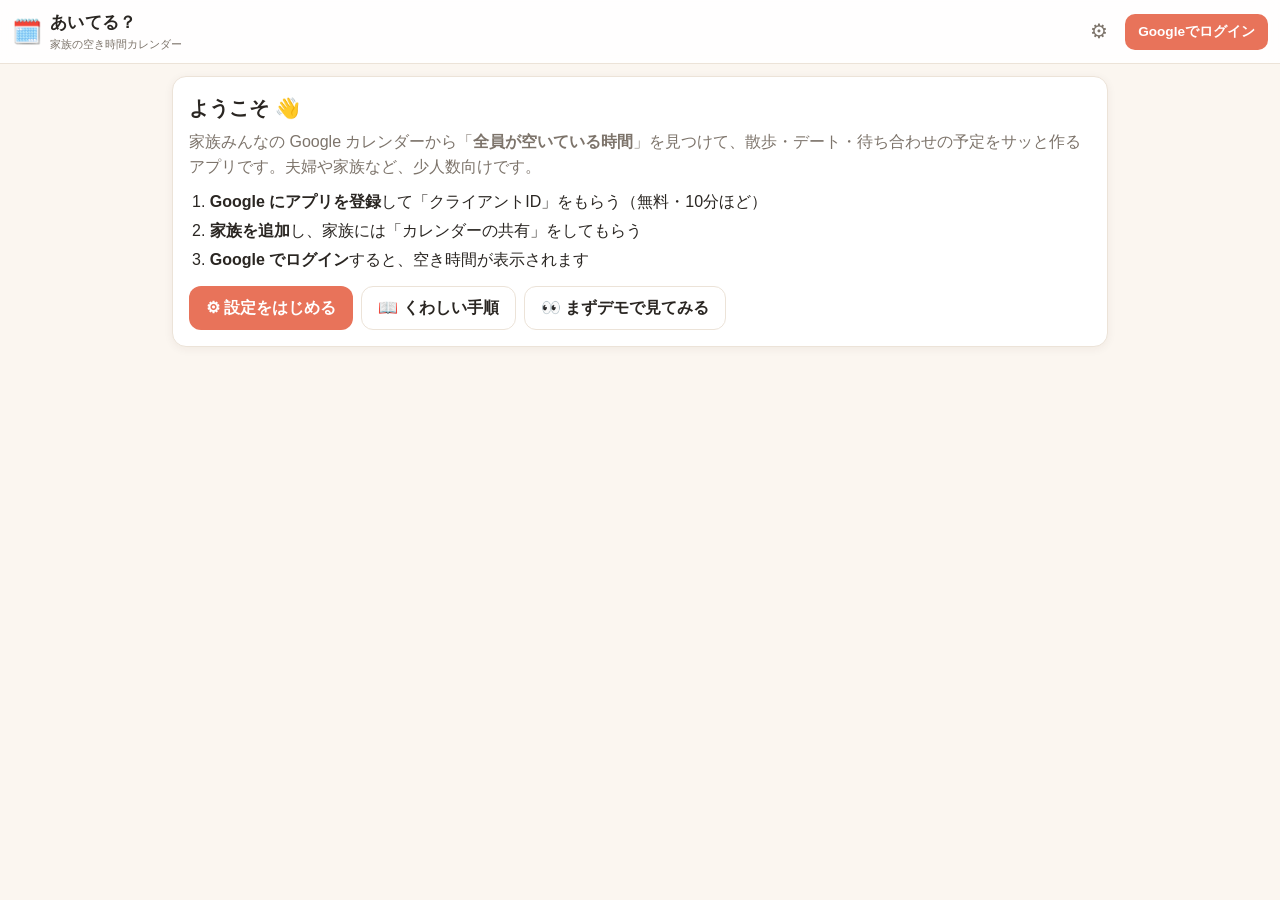
<file: family-calendar/index.html>
<!DOCTYPE html>
<html lang="ja">
<head>
<meta charset="UTF-8">
<meta name="viewport" content="width=device-width, initial-scale=1.0, viewport-fit=cover">
<title>あいてる？ — 家族の空き時間カレンダー</title>
<meta name="description" content="夫婦・家族の少人数向け。Google カレンダーの予定から「みんなが空いている時間」を見つけて、散歩・デート・待ち合わせの予定をサッと作れます。">
<meta name="robots" content="noindex, nofollow">
<meta name="theme-color" content="#e8735a">
<link rel="icon" href="data:image/svg+xml,%3Csvg xmlns='http://www.w3.org/2000/svg' viewBox='0 0 64 64'%3E%3Crect width='64' height='64' rx='14' fill='%23e8735a'/%3E%3Crect x='12' y='16' width='40' height='36' rx='6' fill='%23fff'/%3E%3Crect x='12' y='16' width='40' height='10' rx='6' fill='%23c95b44'/%3E%3Cpath d='M32 47l-8.5-8.2a4.8 4.8 0 0 1 8.5-4.6a4.8 4.8 0 0 1 8.5 4.6z' fill='%23e8735a'/%3E%3C/svg%3E">
<style>
:root{
  --bg:#fbf6f0; --card:#ffffff; --ink:#2a2622; --muted:#7d746b; --line:#ece3d8; --track:#f4efe8;
  --accent:#e8735a; --accent-dark:#c95b44; --accent-soft:#fde9e3;
  --free:#cdeedb; --free-strong:#2f9e63; --free-ink:#1d6b42;
  --warn-bg:#fff6dc; --warn-ink:#7a5a00; --err-bg:#fde7e7; --err-ink:#9b2c2c; --info-bg:#e8f1fb; --info-ink:#1f4e79;
  --sat:#2f6fcf; --sun:#d8483b;
  --radius:14px; --shadow:0 2px 10px rgba(60,40,20,.06);
}
@media (prefers-color-scheme:dark){
  :root{ --bg:#151517; --card:#212125; --ink:#f1ede8; --muted:#a39b92; --line:#36363c; --track:#2b2b30;
    --accent-soft:#3a2823; --free:#1f4a33; --free-strong:#3fbf78; --free-ink:#bfeed2;
    --warn-bg:#3a3214; --warn-ink:#f1d67a; --err-bg:#3d2020; --err-ink:#f3a6a6; --info-bg:#1d2b3d; --info-ink:#a9cdf5;
    --sat:#7fb0ff; --sun:#ff8a7a; --shadow:0 2px 10px rgba(0,0,0,.3); }
}
*,*::before,*::after{box-sizing:border-box;margin:0;padding:0}
html{-webkit-text-size-adjust:100%}
body{font-family:-apple-system,BlinkMacSystemFont,"Hiragino Sans","Hiragino Kaku Gothic ProN","Noto Sans JP","Yu Gothic",Meiryo,sans-serif;background:var(--bg);color:var(--ink);line-height:1.55;-webkit-font-smoothing:antialiased;padding-bottom:env(safe-area-inset-bottom)}
button,input,select,textarea{font:inherit;color:inherit}
button{cursor:pointer;background:none;border:0}
a{color:var(--accent-dark)}
.hidden{display:none!important}
i.dot{display:inline-block;width:10px;height:10px;border-radius:50%;margin-right:4px;vertical-align:-1px}

/* ヘッダー */
.top{position:sticky;top:0;z-index:20;display:flex;align-items:center;justify-content:space-between;gap:8px;padding:10px 12px;padding-top:calc(10px + env(safe-area-inset-top));background:color-mix(in srgb,var(--card) 88%,transparent);-webkit-backdrop-filter:blur(10px);backdrop-filter:blur(10px);border-bottom:1px solid var(--line)}
.brand{display:flex;align-items:center;gap:8px;text-decoration:none;color:var(--ink);min-width:0}
.brand .logo{font-size:1.5rem;line-height:1}
.brand strong{display:block;font-size:1.05rem;letter-spacing:.02em}
.brand small{display:block;font-size:.7rem;color:var(--muted);white-space:nowrap}
.top-actions{display:flex;align-items:center;gap:6px;flex-shrink:0}
.icon-btn{width:40px;height:40px;border-radius:10px;font-size:1.25rem;color:var(--muted);display:inline-flex;align-items:center;justify-content:center}
.icon-btn:hover{background:var(--track);color:var(--ink)}
.btn{display:inline-flex;align-items:center;justify-content:center;gap:6px;min-height:44px;padding:0 16px;border-radius:12px;font-weight:600;border:1px solid transparent;transition:background .15s,opacity .15s}
.btn.sm{min-height:36px;padding:0 12px;font-size:.85rem;border-radius:10px}
.btn.primary{background:var(--accent);color:#fff}
.btn.primary:hover{background:var(--accent-dark)}
.btn.ghost{background:var(--card);border-color:var(--line);color:var(--ink)}
.btn.ghost:hover{background:var(--track)}
.btn.green{background:var(--free-strong);color:#fff}
.btn:disabled{opacity:.55;cursor:not-allowed}
.link{color:var(--accent-dark);text-decoration:underline;padding:0}

main{max-width:960px;margin:0 auto;padding:12px 12px 90px}
.card{background:var(--card);border-radius:var(--radius);box-shadow:var(--shadow);padding:16px;margin-bottom:12px;border:1px solid var(--line)}
.user-line{font-size:.78rem;color:var(--muted);margin:2px 4px 10px;display:flex;flex-wrap:wrap;gap:4px 12px}

/* ようこそ */
.onboard h2{font-size:1.25rem;margin-bottom:6px}
.onboard p{color:var(--muted);margin-bottom:10px}
.steps{margin:8px 0 14px 1.3em}
.steps li{margin:4px 0}
.actions{display:flex;gap:8px;margin-top:12px}
.actions.wrap{flex-wrap:wrap}
.actions.end{justify-content:flex-end}

/* 条件 */
.controls{padding:12px 14px}
.ctrl-row{display:flex;align-items:center;gap:8px;flex-wrap:wrap}
.ctrl-row + .ctrl-row{margin-top:10px}
.ctrl-label{font-size:.8rem;color:var(--muted);flex-shrink:0}
.chips{display:flex;gap:6px;flex-wrap:wrap}
.chip{border-radius:999px;padding:7px 12px;border:1px solid var(--line);background:var(--card);font-size:.9rem;min-height:36px}
.chip.on{background:var(--accent);border-color:var(--accent);color:#fff}
.ctrl-row.grid label{display:inline-flex;align-items:center;gap:6px;font-size:.85rem;color:var(--muted)}
.ctrl-row.grid select{min-height:36px;padding:0 8px;border:1px solid var(--line);border-radius:10px;background:var(--card);font-size:.9rem}
.switch input{width:18px;height:18px;accent-color:var(--accent)}

/* お知らせ */
.alert{border-radius:12px;padding:12px 14px;margin-bottom:12px;font-size:.92rem;display:flex;gap:10px;align-items:flex-start}
.alert .ic{font-size:1.2rem;line-height:1.3}
.alert .body{flex:1;min-width:0}
.alert .body p{margin:0}
.alert .body .sub{font-size:.82rem;opacity:.85;margin-top:4px}
.alert .actions{margin-top:8px}
.alert.warn{background:var(--warn-bg);color:var(--warn-ink)}
.alert.err{background:var(--err-bg);color:var(--err-ink)}
.alert.info{background:var(--info-bg);color:var(--info-ink)}
.alert .btn.sm{background:rgba(255,255,255,.7);color:inherit;border-color:currentColor}
@media (prefers-color-scheme:dark){.alert .btn.sm{background:rgba(0,0,0,.25)}}

/* まとめ */
.summary{display:flex;flex-wrap:wrap;gap:6px 14px;align-items:baseline;margin:4px 4px 12px;font-size:.9rem;color:var(--muted)}
.summary b{color:var(--ink);font-size:1.05rem}
.summary .big{color:var(--free-ink);font-size:1.25rem}

/* 日ごとのカード */
.day{padding:12px 14px 14px}
.day.today{border-color:var(--accent)}
.day-head{display:flex;align-items:center;gap:6px;flex-wrap:wrap}
.day-head .d{font-size:1.15rem;font-weight:700}
.day-head .dow{font-weight:700}
.day-head .dow.sat{color:var(--sat)}
.day-head .dow.sun,.day.off .dow{color:var(--sun)}
.day.off .dow.sat{color:var(--sat)}
.badge{font-size:.72rem;border-radius:999px;padding:2px 8px;background:var(--track);color:var(--muted)}
.badge.hol{background:var(--err-bg);color:var(--err-ink)}
.badge.today{background:var(--accent-soft);color:var(--accent-dark)}
.day-head .spacer{flex:1}
.day-head .count{font-size:.8rem;color:var(--muted)}
.day-head .count.ok{color:var(--free-ink);font-weight:700}
.tl{margin-top:8px}
.lane{display:grid;grid-template-columns:84px 1fr;gap:6px;align-items:center;margin-top:4px}
.lane-name{font-size:.75rem;color:var(--muted);white-space:nowrap;overflow:hidden;text-overflow:ellipsis}
.lane-free .lane-name{color:var(--free-ink);font-weight:700}
.hours{position:relative;height:14px;font-size:.65rem;color:var(--muted)}
.hours span{position:absolute;top:0;transform:translateX(-50%)}
.track{position:relative;height:20px;border-radius:5px;overflow:hidden;background-color:var(--track);background-image:linear-gradient(to right,var(--line) 1px,transparent 1px);background-size:var(--tick) 100%}
.lane-free .track{height:26px}
.block{position:absolute;top:2px;bottom:2px;border-radius:4px;min-width:2px}
.block.busy{opacity:.78;cursor:pointer}
.block.free{background:var(--free-strong);cursor:pointer}
.block.free:hover{filter:brightness(1.08)}
.track-msg{position:absolute;inset:0;display:flex;align-items:center;padding-left:8px;font-size:.7rem;color:var(--muted)}
.now{position:absolute;top:0;bottom:0;width:2px;background:var(--sun);opacity:.8}
.slots{display:flex;flex-wrap:wrap;gap:8px;margin-top:10px}
.slot{display:inline-flex;align-items:center;gap:8px;background:var(--free);color:var(--free-ink);border-radius:999px;padding:5px 5px 5px 12px;font-size:.92rem;font-weight:600}
.slot .dur{font-weight:400;font-size:.8rem;opacity:.85}
.slot button{border-radius:999px;background:var(--card);border:1px solid var(--free-strong);color:var(--free-ink);padding:5px 10px;font-size:.82rem;min-height:32px;font-weight:600}
.slot button:hover{background:var(--free-strong);color:#fff}
.none{font-size:.85rem;color:var(--muted);margin-top:8px}
.demo-note{text-align:center;font-size:.8rem;color:var(--muted);margin-top:8px}

/* モーダル（画面の上にかぶせる小さな窓） */
.modal{position:fixed;inset:0;z-index:50;background:rgba(20,10,5,.45);display:flex;align-items:flex-end;justify-content:center}
.sheet{position:relative;background:var(--card);width:100%;max-width:560px;max-height:92vh;overflow:auto;border-radius:18px 18px 0 0;padding:18px 16px calc(18px + env(safe-area-inset-bottom));box-shadow:0 -4px 30px rgba(0,0,0,.2)}
@media (min-width:640px){.modal{align-items:center;padding:20px}.sheet{border-radius:18px;max-height:88vh}}
.sheet h2{font-size:1.2rem;margin-bottom:10px;padding-right:40px}
.sheet h3{font-size:.95rem;margin:16px 0 6px;color:var(--ink)}
.sheet section + section{border-top:1px solid var(--line);margin-top:6px}
.close{position:absolute;top:8px;right:8px;width:40px;height:40px;border-radius:10px;font-size:1.4rem;color:var(--muted)}
.close:hover{background:var(--track)}
.field{margin-bottom:10px}
.field > label{display:block;font-size:.8rem;color:var(--muted);margin-bottom:4px}
.field input,.field textarea,.field select{width:100%;min-height:44px;padding:8px 10px;border:1px solid var(--line);border-radius:10px;background:var(--bg);font-size:16px}
.field textarea{min-height:60px;resize:vertical}
.field .static{font-weight:700;font-size:1.05rem}
.row{display:grid;grid-template-columns:1fr 1fr;gap:10px}
.hint{font-size:.8rem;color:var(--muted);margin:6px 0}
.checks{display:flex;flex-direction:column;gap:6px}
.check{display:flex;align-items:center;gap:6px;font-size:.95rem;min-height:36px}
.check input{width:20px;height:20px;min-height:0;accent-color:var(--accent)}
.check small{color:var(--muted);font-size:.75rem;overflow:hidden;text-overflow:ellipsis}
.mrow{display:grid;grid-template-columns:40px 1fr 1.4fr 36px;gap:6px;align-items:center;margin-bottom:6px}
.mrow input[type=color]{width:40px;height:40px;padding:2px;border:1px solid var(--line);border-radius:10px;background:var(--bg)}
.mrow input[type=text],.mrow input[type=email]{min-height:40px;padding:6px 8px;border:1px solid var(--line);border-radius:10px;background:var(--bg);font-size:16px;min-width:0}
.mrow .m-del{width:36px;height:36px;border-radius:10px;color:var(--muted);font-size:1.2rem}
.mrow .m-del:hover{background:var(--err-bg);color:var(--err-ink)}
@media (max-width:420px){.mrow{grid-template-columns:36px 1fr 36px;grid-template-rows:auto auto;padding-bottom:8px;border-bottom:1px dashed var(--line)}.mrow .m-color{grid-row:1;grid-column:1}.mrow .m-name{grid-row:1;grid-column:2}.mrow .m-del{grid-row:1;grid-column:3}.mrow .m-email{grid-row:2;grid-column:1/-1}}
.inline-selects{display:flex;gap:8px;flex-wrap:wrap;align-items:center;font-size:.9rem}
.inline-selects select{min-height:40px;padding:0 8px;border:1px solid var(--line);border-radius:10px;background:var(--bg);font-size:16px}
.help ol{margin-left:1.3em}
.help ol ol{margin:4px 0 8px 1.2em;font-size:.92rem}
.help li{margin:6px 0}
.help code{background:var(--track);padding:1px 6px;border-radius:6px;font-size:.9em;word-break:break-all}
.help .note{background:var(--info-bg);color:var(--info-ink);border-radius:10px;padding:10px 12px;font-size:.85rem;margin:10px 0}
.danger{margin-top:14px}
.toast{position:fixed;left:50%;bottom:calc(24px + env(safe-area-inset-bottom));transform:translateX(-50%);z-index:60;background:#2a2622;color:#fff;padding:10px 16px;border-radius:12px;font-size:.9rem;max-width:min(92vw,520px);box-shadow:0 6px 20px rgba(0,0,0,.25);text-align:center}
@media (max-width:600px){.brand small{display:none}.top{padding:8px 10px}.top-actions .btn.sm{padding:0 10px}}
</style>
</head>
<body>
<header class="top">
  <a class="brand" href="./">
    <span class="logo" aria-hidden="true">🗓️</span>
    <span class="brand-text"><strong>あいてる？</strong><small>家族の空き時間カレンダー</small></span>
  </a>
  <div class="top-actions">
    <button id="btnRefresh" class="icon-btn hidden" title="予定を読み直す" aria-label="更新">⟳</button>
    <button id="btnSettings" class="icon-btn" title="設定" aria-label="設定">⚙</button>
    <button id="btnSignIn" class="btn primary sm">Googleでログイン</button>
    <button id="btnSignOut" class="btn ghost sm hidden">ログアウト</button>
  </div>
</header>

<main>
  <noscript><div class="alert err"><span class="ic">⚠️</span><div class="body"><p>このアプリは JavaScript が必要です。</p></div></div></noscript>
  <div id="userLine" class="user-line hidden"></div>
  <section id="onboard" class="card onboard hidden"></section>

  <section id="controls" class="card controls hidden">
    <div class="ctrl-row">
      <span class="ctrl-label">何をする？</span>
      <div class="chips" id="presetChips"></div>
    </div>
    <div class="ctrl-row grid">
      <label>最短 <select id="selMin"></select></label>
      <label>期間 <select id="selDays"></select></label>
      <label>時間帯 <select id="selStart"></select>〜<select id="selEnd"></select></label>
      <label class="switch"><input type="checkbox" id="chkWeekend"> 週末・祝日だけ</label>
    </div>
  </section>

  <section id="alerts"></section>
  <section id="summary" class="summary hidden"></section>
  <section id="days"></section>
  <p id="demoNote" class="demo-note hidden">デモ表示中：予定はサンプルです。<button class="link" id="btnDemoExit">デモを終了する</button></p>
</main>

<!-- 予定を作る -->
<div id="modalEvent" class="modal hidden" role="dialog" aria-modal="true" aria-labelledby="evTitleH">
  <form class="sheet" id="formEvent" autocomplete="off">
    <button type="button" class="close" data-close aria-label="閉じる">×</button>
    <h2 id="evTitleH">予定を作る</h2>
    <div class="field"><label>日付</label><div class="static" id="evDate"></div></div>
    <p class="hint" id="evHint"></p>
    <div class="chips" id="evPresets" style="margin-bottom:10px"></div>
    <div class="field"><label for="evTitle">タイトル</label><input id="evTitle" type="text" maxlength="60" placeholder="例：公園を散歩"></div>
    <div class="row">
      <div class="field"><label for="evStart">開始</label><input id="evStart" type="time" step="300" required></div>
      <div class="field"><label for="evEnd">終了</label><input id="evEnd" type="time" step="300" required></div>
    </div>
    <div class="field"><label for="evPlace">場所（待ち合わせ場所など）</label><input id="evPlace" type="text" maxlength="80" placeholder="例：駅の東口"></div>
    <div class="field"><label for="evNote">メモ</label><textarea id="evNote" rows="2" maxlength="300" placeholder="例：帰りにパン屋に寄ろう"></textarea></div>
    <div class="field"><label>招待する人（Google カレンダーに招待が届きます）</label><div class="checks" id="evInvite"></div></div>
    <div class="actions wrap">
      <button type="button" class="btn ghost" id="evShare">💬 文章で送る（LINEなど）</button>
      <button type="submit" class="btn primary" id="evSubmit">📅 カレンダーに登録して招待</button>
    </div>
  </form>
</div>

<!-- 設定 -->
<div id="modalSettings" class="modal hidden" role="dialog" aria-modal="true" aria-labelledby="stH">
  <div class="sheet">
    <button type="button" class="close" data-close aria-label="閉じる">×</button>
    <h2 id="stH">設定</h2>
    <section>
      <h3>1. Google のクライアントID</h3>
      <div class="field"><input id="stClientId" type="text" placeholder="xxxxxxxx.apps.googleusercontent.com" autocapitalize="off" spellcheck="false"></div>
      <p class="hint">取得のしかたは <button type="button" class="link" id="stHelp">かんたん手順</button> を見てください。このサイトのアドレス（<code id="stOrigin"></code>）を「承認済みの JavaScript 生成元」に登録します。</p>
    </section>
    <section>
      <h3>2. 家族メンバー</h3>
      <div id="stMembers"></div>
      <button type="button" class="btn ghost sm" id="stAdd">＋ 追加する</button>
      <p class="hint">メールアドレスは、その人の Google アカウントです。自分は、ログインすると自動で登録されます。家族には「カレンダーの共有（予定の時間枠のみ表示）」をしてもらうと空き状況が見えます。</p>
    </section>
    <section>
      <h3>3. 表示</h3>
      <div class="inline-selects">
        <span>時間帯</span><select id="stStart"></select><span>〜</span><select id="stEnd"></select>
      </div>
      <div class="inline-selects" style="margin-top:8px">
        <span>空きの最短</span><select id="stMin"></select>
        <span>期間</span><select id="stDays"></select>
      </div>
    </section>
    <section>
      <h3>家族に設定を送る</h3>
      <button type="button" class="btn ghost sm" id="stShare">🔗 共有リンクをコピー</button>
      <p class="hint">このリンクを家族（妻など）に送ると、同じクライアントIDとメンバーで、相手のスマホでもすぐ使えます。相手は自分の Google でログインします。</p>
    </section>
    <section class="danger">
      <button type="button" class="link" id="stReset">この端末の設定をすべて消す</button>
    </section>
    <div class="actions end">
      <button type="button" class="btn ghost" data-close>閉じる</button>
      <button type="button" class="btn primary" id="stSave">保存する</button>
    </div>
  </div>
</div>

<!-- 手順 -->
<div id="modalHelp" class="modal hidden" role="dialog" aria-modal="true" aria-labelledby="hpH">
  <div class="sheet help">
    <button type="button" class="close" data-close aria-label="閉じる">×</button>
    <h2 id="hpH">はじめかた（かんたん手順）</h2>
    <div class="note">このアプリはサーバーを持たず、あなたのブラウザから直接 Google カレンダーを読みます。予定のデータはどこにも保存されません。</div>
    <div class="note">
      <b>ことばの説明</b><br>
      ・<b>クライアントID</b>（Client ID／クライアント アイディー）：Google がこのアプリに発行する「名札」のような長い文字列。これがあると Google がアプリを見分けられます。<br>
      ・<b>OAuth</b>（オーオース）：「このアプリに、わたしのカレンダーを見る許可をあげる」仕組み。パスワードを渡さずに許可だけ出せます。<br>
      ・<b>API</b>（エーピーアイ）：アプリ同士が会話するための窓口。「Google Calendar API を有効にする」＝カレンダーの窓口を開ける、という意味です。<br>
      ・<b>承認済みの JavaScript 生成元</b>（Authorized JavaScript origins／オーソライズド ジャバスクリプト オリジンズ）：「このアドレスのサイトからなら使ってよい」という許可リスト。
    </div>
    <ol>
      <li><b>Google にアプリを登録して「クライアントID」をもらう</b>（無料・10分ほど・パソコン推奨）
        <ol type="a">
          <li><a href="https://console.cloud.google.com/" target="_blank" rel="noopener">Google Cloud Console</a> を開き、プロジェクトを新しく作る（名前は自由。例：aiteru）</li>
          <li>左メニュー「APIとサービス」→「ライブラリ」で <b>Google Calendar API</b> を探して「有効にする」</li>
          <li>「OAuth 同意画面」（または「Google Auth Platform」）→ ユーザーの種類は「<b>外部</b>」→ アプリ名と自分のメールを入力 → 「<b>テストユーザー</b>」に自分と家族の Gmail を追加</li>
          <li>「認証情報」→「認証情報を作成」→「<b>OAuth クライアント ID</b>」→ 種類「<b>ウェブ アプリケーション</b>」→「承認済みの JavaScript 生成元」に <code class="origin"></code> を追加 → 作成</li>
          <li>表示された <b>クライアント ID</b>（…apps.googleusercontent.com）をコピーして、このアプリの「設定」に貼る</li>
        </ol>
      </li>
      <li><b>家族にカレンダーを共有してもらう</b>
        <ol type="a">
          <li>家族が、パソコンで <a href="https://calendar.google.com/" target="_blank" rel="noopener">Google カレンダー</a> を開く → 右上の歯車「設定」</li>
          <li>左の「マイカレンダーの設定」で自分のカレンダー名を選ぶ → 「特定のユーザーまたはグループと共有する」→「ユーザーやグループを追加」</li>
          <li>あなたのメールアドレスを入れ、権限は「<b>予定の時間枠のみを表示（詳細は非表示）</b>」でOK（予定の中身は見えず、空き・埋まりだけ分かります）</li>
        </ol>
      </li>
      <li><b>「Googleでログイン」を押す</b>。「このアプリは Google で確認されていません」と出たら「続行」で進めます（自分で作ったアプリなので大丈夫です）。</li>
      <li><b>家族のスマホでも使う</b>：設定の「共有リンクをコピー」を家族に送ると、同じ設定で使い始められます。家族はあなたのカレンダーを見るので、あなたも家族に共有してあげてください。</li>
    </ol>
    <div class="actions end"><button type="button" class="btn primary" data-close>閉じる</button></div>
  </div>
</div>

<div id="toast" class="toast hidden" role="status" aria-live="polite"></div>

<script src="https://accounts.google.com/gsi/client" async defer></script>
<script>
(() => {
'use strict';

/* ───────── 定数 ───────── */
const LS_KEY = 'aiteru.settings.v1';
const SS_TOKEN = 'aiteru.token.v1';
const API = 'https://www.googleapis.com/calendar/v3/';
const SCOPE_READ = 'https://www.googleapis.com/auth/calendar.readonly';
const SCOPE_WRITE = 'https://www.googleapis.com/auth/calendar.events';
const HOLIDAY_CAL = 'ja.japanese#holiday@group.v.calendar.google.com';
const TZ = (Intl.DateTimeFormat().resolvedOptions().timeZone) || 'Asia/Tokyo';
const PALETTE = ['#e8735a', '#3b82c4', '#8e5fc4', '#2a9d8f', '#d9a21b', '#d94f8a', '#5f8f3a', '#7b6f63'];
const YOUBI = ['日', '月', '火', '水', '木', '金', '土'];
const PRESETS = [
  { key: 'walk', emoji: '🚶', label: '散歩', minutes: 60 },
  { key: 'tea', emoji: '☕', label: 'お茶', minutes: 60 },
  { key: 'meal', emoji: '🍽️', label: 'ごはん', minutes: 90 },
  { key: 'date', emoji: '💑', label: 'デート', minutes: 180 },
  { key: 'meet', emoji: '📍', label: '待ち合わせ', minutes: 30 },
  { key: 'other', emoji: '✏️', label: 'その他', minutes: 60 },
];
const MIN_OPTIONS = [15, 30, 45, 60, 90, 120, 180, 240];
const DAY_OPTIONS = [7, 14, 21, 28];
const DEMO_MEMBERS = [
  { id: 'demo-me', name: 'わたし', email: 'me@example.com', color: PALETTE[0] },
  { id: 'demo-partner', name: 'パートナー', email: 'partner@example.com', color: PALETTE[1] },
];

/* ───────── 小さな道具 ───────── */
const $ = (s, r = document) => r.querySelector(s);
const $$ = (s, r = document) => Array.from(r.querySelectorAll(s));
const pad2 = (n) => String(n).padStart(2, '0');
const esc = (s) => String(s ?? '').replace(/[&<>"']/g, (c) => ({ '&': '&amp;', '<': '&lt;', '>': '&gt;', '"': '&quot;', "'": '&#39;' }[c]));
const startOfDay = (d) => { const x = new Date(d); x.setHours(0, 0, 0, 0); return x; };
const addDays = (d, n) => { const x = new Date(d); x.setDate(x.getDate() + n); return x; };
const sameDay = (a, b) => a.getFullYear() === b.getFullYear() && a.getMonth() === b.getMonth() && a.getDate() === b.getDate();
const ymd = (d) => `${d.getFullYear()}-${pad2(d.getMonth() + 1)}-${pad2(d.getDate())}`;
const fmtTime = (d) => `${d.getHours()}:${pad2(d.getMinutes())}`;
const timeVal = (d) => `${pad2(d.getHours())}:${pad2(d.getMinutes())}`;
const fmtDateJP = (d) => `${d.getMonth() + 1}/${d.getDate()}(${YOUBI[d.getDay()]})`;
const fmtDur = (ms) => { const m = Math.round(ms / 60000); const h = Math.floor(m / 60), r = m % 60; return ((h ? `${h}時間` : '') + (r ? `${r}分` : '')) || '0分'; };
const uid = () => Math.random().toString(36).slice(2, 10);
const ceilTo = (d, min) => { const ms = min * 60000; return new Date(Math.ceil(d.getTime() / ms) * ms); };
const clampInt = (v, lo, hi, dflt) => { const n = parseInt(v, 10); return Number.isFinite(n) && n >= lo && n <= hi ? n : dflt; };
const toLocalISO = (d) => { const off = -d.getTimezoneOffset(); const a = Math.abs(off); return `${ymd(d)}T${pad2(d.getHours())}:${pad2(d.getMinutes())}:00${off >= 0 ? '+' : '-'}${pad2(Math.floor(a / 60))}:${pad2(a % 60)}`; };
const toB64url = (s) => btoa(Array.from(new TextEncoder().encode(s), (b) => String.fromCharCode(b)).join('')).replace(/\+/g, '-').replace(/\//g, '_').replace(/=+$/, '');
const fromB64url = (s) => new TextDecoder().decode(Uint8Array.from(atob(s.replace(/-/g, '+').replace(/_/g, '/')), (c) => c.charCodeAt(0)));
function mulberry32(a) { return () => { a |= 0; a = a + 0x6D2B79F5 | 0; let t = Math.imul(a ^ a >>> 15, 1 | a); t = t + Math.imul(t ^ t >>> 7, 61 | t) ^ t; return ((t ^ t >>> 14) >>> 0) / 4294967296; }; }
async function copyText(text) {
  try { await navigator.clipboard.writeText(text); return true; } catch (e) {}
  const ta = document.createElement('textarea'); ta.value = text; ta.style.position = 'fixed'; ta.style.opacity = '0';
  document.body.appendChild(ta); ta.select();
  let ok = false; try { ok = document.execCommand('copy'); } catch (e) {}
  ta.remove(); return ok;
}
let toastTimer = null;
function toast(msg, ms = 3600) {
  const t = $('#toast'); t.textContent = msg; t.classList.remove('hidden');
  clearTimeout(toastTimer); toastTimer = setTimeout(() => t.classList.add('hidden'), ms);
}

/* ───────── 設定（この端末の localStorage に保存） ───────── */
function defaultSettings() {
  return { clientId: '', members: [], dayStart: 7, dayEnd: 22, minMinutes: 60, days: 14, weekendOnly: false, preset: 'walk' };
}
function normalizeMember(m, i) {
  m = m || {};
  return {
    id: m.id || uid(),
    name: String(m.name || '').trim().slice(0, 20) || `メンバー${i + 1}`,
    email: String(m.email || '').trim().toLowerCase(),
    color: /^#[0-9a-f]{6}$/i.test(m.color || '') ? m.color : PALETTE[i % PALETTE.length],
  };
}
function loadSettings() {
  const s = defaultSettings();
  try { const raw = localStorage.getItem(LS_KEY); if (raw) Object.assign(s, JSON.parse(raw)); } catch (e) {}
  s.clientId = String(s.clientId || '').trim();
  s.members = (Array.isArray(s.members) ? s.members : []).map(normalizeMember);
  s.dayStart = clampInt(s.dayStart, 0, 23, 7); s.dayEnd = clampInt(s.dayEnd, 1, 24, 22);
  if (s.dayEnd <= s.dayStart) { s.dayStart = 7; s.dayEnd = 22; }
  s.minMinutes = clampInt(s.minMinutes, 15, 600, 60); s.days = clampInt(s.days, 1, 60, 14);
  s.weekendOnly = !!s.weekendOnly;
  if (!PRESETS.some((p) => p.key === s.preset)) s.preset = 'walk';
  return s;
}
function saveSettings() { try { localStorage.setItem(LS_KEY, JSON.stringify(S)); } catch (e) {} }

/* ───────── 状態 ───────── */
const S = loadSettings();
const st = { gisReady: false, tokenClient: null, token: null, me: null, demo: false, loading: false, data: null, holidays: {}, lastError: null, slotMap: new Map() };
let pendingReject = null;
let refreshing = null;
try { const t = JSON.parse(sessionStorage.getItem(SS_TOKEN) || 'null'); if (t && t.access_token && t.expires_at > Date.now()) st.token = t; } catch (e) {}

/* ───────── Google ログイン（Google Identity Services） ───────── */
function describeAuthError(x) {
  const code = (x && (x.error || x.type)) || '';
  switch (code) {
    case 'access_denied': return 'Google へのアクセスが許可されませんでした。';
    case 'popup_closed': return 'ログイン画面が閉じられました。エラーが出ていた場合は、クライアントIDと「承認済みの JavaScript 生成元」の設定を確認してください。';
    case 'popup_failed_to_open': return 'ログイン画面（ポップアップ）を開けませんでした。ブラウザのポップアップ許可を確認して、もう一度ボタンを押してください。';
    case 'invalid_client': case 'unauthorized_client': case 'invalid_request': return 'クライアントIDが正しくないようです。設定を確認してください。';
    default: return 'ログインに失敗しました' + (code ? `（${code}）` : '') + '。';
  }
}
function initGis() {
  if (!(window.google && google.accounts && google.accounts.oauth2)) { setTimeout(initGis, 150); return; }
  st.gisReady = true;
  if (S.clientId) createTokenClient();
  render();
}
function createTokenClient() {
  st.tokenClient = null;
  if (!S.clientId) return;
  try {
    st.tokenClient = google.accounts.oauth2.initTokenClient({
      client_id: S.clientId,
      scope: SCOPE_READ,
      callback: () => {},
      error_callback: (err) => { const r = pendingReject; pendingReject = null; if (r) r(new Error(describeAuthError(err))); },
    });
  } catch (e) { st.tokenClient = null; }
}
function requestToken(opts = {}) {
  return new Promise((resolve, reject) => {
    if (!st.gisReady) return reject(new Error('Google の部品を読み込み中です。少し待ってからもう一度お試しください。'));
    if (!st.tokenClient) createTokenClient();
    if (!st.tokenClient) return reject(new Error('先に「設定」でクライアントIDを入れてください。'));
    pendingReject = reject;
    st.tokenClient.callback = (resp) => {
      pendingReject = null;
      if (!resp || resp.error) return reject(new Error(describeAuthError(resp)));
      st.token = { access_token: resp.access_token, expires_at: Date.now() + (Number(resp.expires_in || 3600) - 60) * 1000, scope: resp.scope || '' };
      try { sessionStorage.setItem(SS_TOKEN, JSON.stringify(st.token)); } catch (e) {}
      resolve(st.token);
    };
    st.tokenClient.requestAccessToken(Object.assign({ prompt: '' }, opts));
  });
}
const hasScope = (sc) => !!(st.token && st.token.scope.split(/\s+/).includes(sc));
function ensureToken() {
  if (st.token && st.token.expires_at > Date.now()) return Promise.resolve(st.token);
  if (!refreshing) refreshing = requestToken({ prompt: '', hint: st.me ? st.me.email : undefined }).finally(() => { refreshing = null; });
  return refreshing;
}
async function ensureWriteScope() {
  if (hasScope(SCOPE_WRITE)) return;
  await requestToken({ scope: SCOPE_READ + ' ' + SCOPE_WRITE, include_granted_scopes: true, prompt: 'consent', hint: st.me ? st.me.email : undefined });
  if (!hasScope(SCOPE_WRITE)) throw new Error('カレンダーへの登録が許可されませんでした。');
}
async function signIn() {
  if (!S.clientId) { toast('先に「設定」でクライアントIDを入れてください。'); openSettings(); return; }
  try {
    await requestToken({ prompt: 'select_account' });
    st.demo = false; st.me = null; st.data = null;
    await refresh();
  } catch (e) { showError(e); }
}
function signOut() {
  st.token = null; st.me = null; st.data = null; st.lastError = null;
  try { sessionStorage.removeItem(SS_TOKEN); } catch (e) {}
  render();
}
function showError(e) {
  const msg = (e && e.message) || String(e);
  if (e && e.status === 401) { st.token = null; try { sessionStorage.removeItem(SS_TOKEN); } catch (x) {} }
  toast(msg, 5000);
  render();
}

/* ───────── Google カレンダー API ───────── */
class ApiError extends Error { constructor(status, msg, reason) { super(msg); this.status = status; this.reason = reason; } }
async function api(path, { method = 'GET', query = null, body = null } = {}, retry = true) {
  if (!st.token) throw new ApiError(401, 'ログインしてください。');
  await ensureToken();
  const url = new URL(API + path);
  if (query) for (const [k, v] of Object.entries(query)) if (v != null && v !== '') url.searchParams.set(k, v);
  const headers = { Authorization: 'Bearer ' + st.token.access_token };
  if (body) headers['Content-Type'] = 'application/json';
  const res = await fetch(url.toString(), { method, headers, body: body ? JSON.stringify(body) : undefined });
  if (res.status === 401 && retry) {
    st.token = null; try { sessionStorage.removeItem(SS_TOKEN); } catch (e) {}
    await ensureToken();
    return api(path, { method, query, body }, false);
  }
  if (!res.ok) {
    let msg = `Google との通信でエラーが起きました（${res.status}）`, reason = '';
    try { const j = await res.json(); msg = (j.error && j.error.message) || msg; reason = (j.error && j.error.errors && j.error.errors[0] && j.error.errors[0].reason) || ''; } catch (e) {}
    throw new ApiError(res.status, msg, reason);
  }
  return res.status === 204 ? null : res.json();
}
function parseGDate(x) {
  if (!x) return null;
  if (x.dateTime) return new Date(x.dateTime);
  if (x.date) { const [y, m, d] = x.date.split('-').map(Number); return new Date(y, m - 1, d); }
  return null;
}
async function fetchEvents(calId, start, end, keepTransparent = false) {
  const items = []; let pageToken = null; let n = 0;
  do {
    const j = await api(`calendars/${encodeURIComponent(calId)}/events`, { query: {
      timeMin: start.toISOString(), timeMax: end.toISOString(), singleEvents: 'true', orderBy: 'startTime', maxResults: '250', pageToken,
      fields: 'nextPageToken,items(summary,start,end,transparency,status)',
    } });
    for (const ev of (j.items || [])) {
      if (ev.status === 'cancelled') continue;
      if (!keepTransparent && ev.transparency === 'transparent') continue;
      const s = parseGDate(ev.start), e = parseGDate(ev.end);
      if (!s || !e) continue;
      items.push({ start: s, end: e, title: ev.summary || '（タイトルなし）' });
    }
    pageToken = j.nextPageToken || null;
  } while (pageToken && ++n < 4);
  return items;
}
async function fetchHolidays(start, end) {
  const map = {};
  for (const ev of await fetchEvents(HOLIDAY_CAL, start, end, true)) map[ymd(ev.start)] = ev.title;
  return map;
}
async function fetchMe() {
  const cal = await api('calendars/primary');
  st.me = { email: String(cal.id || '').toLowerCase(), name: cal.summary || '' };
  if (st.me.email && !S.members.some((m) => m.email === st.me.email)) {
    S.members.unshift(normalizeMember({ name: 'わたし', email: st.me.email, color: PALETTE[0] }, 0));
    saveSettings();
  }
}
async function refresh() {
  if (st.demo) { buildDemo(); render(); return; }
  if (!st.token) { render(); return; }
  if (st.loading) return;
  st.loading = true; st.lastError = null; render();
  try {
    if (!st.me) await fetchMe();
    const rangeStart = startOfDay(new Date());
    const rangeEnd = addDays(rangeStart, S.days);
    const members = S.members.filter((m) => m.email);
    const fbReq = members.length
      ? api('freeBusy', { method: 'POST', body: { timeMin: rangeStart.toISOString(), timeMax: rangeEnd.toISOString(), timeZone: TZ, items: members.map((m) => ({ id: m.email })) } })
      : Promise.resolve({ calendars: {} });
    const [fb, evs, hol] = await Promise.all([
      fbReq,
      Promise.all(members.map((m) => fetchEvents(m.email, rangeStart, rangeEnd).catch(() => null))),
      fetchHolidays(rangeStart, rangeEnd).catch(() => ({})),
    ]);
    st.holidays = hol;
    st.data = {
      rangeStart, rangeEnd, fetchedAt: new Date(),
      members: members.map((m, i) => {
        const c = (fb.calendars || {})[m.email] || {};
        const busy = (c.busy || []).map((b) => ({ start: new Date(b.start), end: new Date(b.end), titles: [] }));
        if (evs[i]) for (const b of busy) b.titles = evs[i].filter((ev) => ev.start < b.end && ev.end > b.start).map((ev) => ev.title);
        const err = (c.errors && c.errors.length) ? (c.errors[0].reason || 'error') : null;
        return { member: m, busy, error: err, titlesAvailable: !!evs[i] };
      }),
    };
  } catch (e) {
    st.lastError = e;
    if (e && e.status === 401) { st.token = null; try { sessionStorage.removeItem(SS_TOKEN); } catch (x) {} }
  } finally {
    st.loading = false; render();
  }
}

/* ───────── デモ用のサンプル予定 ───────── */
function buildDemo() {
  const rangeStart = startOfDay(new Date()), rangeEnd = addDays(rangeStart, S.days);
  const rnd = mulberry32(20261011);
  const mk = (d, h1, m1, h2, m2, title) => {
    const s = new Date(d); s.setHours(h1, m1, 0, 0); const e = new Date(d); e.setHours(h2, m2, 0, 0);
    return { start: s, end: e, titles: title ? [title] : [] };
  };
  const members = DEMO_MEMBERS.map((m, i) => {
    const busy = [];
    for (let d = new Date(rangeStart); d < rangeEnd; d = addDays(d, 1)) {
      const dow = d.getDay();
      if (dow >= 1 && dow <= 5) {
        busy.push(i ? mk(d, 9, 30, 17, 0, 'パート') : mk(d, 8, 30, 18, 0, '仕事'));
        if (rnd() < 0.35) busy.push(mk(d, 19, 0, 21, 0, i ? 'ヨガ' : '夜の打合せ'));
        if (rnd() < 0.2) busy.push(mk(d, 7, 0, 8, 0, '朝活'));
      } else {
        if (rnd() < 0.5) busy.push(mk(d, 10, 0, 12, 0, i ? '美容院' : '買い物'));
        if (rnd() < 0.35) busy.push(mk(d, 14, 0, 16, 30, i ? '友人とお茶' : '実家'));
        if (rnd() < 0.3) busy.push(mk(d, 18, 0, 21, 0, '飲み会'));
      }
    }
    return { member: m, busy, error: null, titlesAvailable: true };
  });
  st.data = { rangeStart, rangeEnd, fetchedAt: new Date(), members };
  st.holidays = {};
}
function startDemo() { st.demo = true; st.lastError = null; buildDemo(); render(); toast('デモ表示です。緑の「みんな空き」を押すと予定を作る画面が開きます。'); }
function exitDemo() { st.demo = false; st.data = null; render(); }

/* ───────── 空き時間の計算 ───────── */
function dayWindow(day) {
  const ws = new Date(day); ws.setHours(S.dayStart, 0, 0, 0);
  const we = new Date(day); we.setHours(S.dayEnd, 0, 0, 0);
  return [ws, we];
}
function isOff(day) { const w = day.getDay(); return w === 0 || w === 6 || !!st.holidays[ymd(day)]; }
function freeSlotsFor(day, memberData) {
  let [ws, we] = dayWindow(day);
  const now = new Date();
  if (sameDay(day, now)) { const n = ceilTo(now, 15); if (n > ws) ws = n; }
  if (ws >= we) return [];
  const all = [];
  for (const md of memberData) for (const b of md.busy) {
    const s = Math.max(b.start.getTime(), ws.getTime()), e = Math.min(b.end.getTime(), we.getTime());
    if (s < e) all.push([s, e]);
  }
  all.sort((a, b) => a[0] - b[0]);
  const free = []; let cur = ws.getTime();
  for (const [s, e] of all) { if (s > cur) free.push([cur, s]); if (e > cur) cur = e; }
  if (cur < we.getTime()) free.push([cur, we.getTime()]);
  return free.filter(([s, e]) => e - s >= S.minMinutes * 60000).map(([s, e]) => ({ start: new Date(s), end: new Date(e) }));
}

/* ───────── 画面の描画 ───────── */
function render() {
  const active = !!st.token || st.demo;
  $('#btnSignIn').classList.toggle('hidden', !!st.token);
  $('#btnSignOut').classList.toggle('hidden', !st.token);
  $('#btnRefresh').classList.toggle('hidden', !active);
  $('#controls').classList.toggle('hidden', !active);
  $('#demoNote').classList.toggle('hidden', !st.demo);
  const ul = $('#userLine');
  if (st.token && st.me) {
    ul.classList.remove('hidden');
    ul.innerHTML = `<span>ログイン中：${esc(st.me.email)}</span>` + (st.data ? `<span>最終更新 ${fmtTime(st.data.fetchedAt)}</span>` : '');
  } else ul.classList.add('hidden');
  renderOnboard(); syncControls(); renderAlerts(); renderDays();
}
function renderOnboard() {
  const el = $('#onboard');
  if (st.token || st.demo) { el.classList.add('hidden'); return; }
  el.classList.remove('hidden');
  if (!S.clientId) {
    el.innerHTML = `<h2>ようこそ 👋</h2>
      <p>家族みんなの Google カレンダーから「<b>全員が空いている時間</b>」を見つけて、散歩・デート・待ち合わせの予定をサッと作るアプリです。夫婦や家族など、少人数向けです。</p>
      <ol class="steps">
        <li><b>Google にアプリを登録</b>して「クライアントID」をもらう（無料・10分ほど）</li>
        <li><b>家族を追加</b>し、家族には「カレンダーの共有」をしてもらう</li>
        <li><b>Google でログイン</b>すると、空き時間が表示されます</li>
      </ol>
      <div class="actions wrap">
        <button type="button" class="btn primary" id="obSettings">⚙ 設定をはじめる</button>
        <button type="button" class="btn ghost" id="obHelp">📖 くわしい手順</button>
        <button type="button" class="btn ghost" id="obDemo">👀 まずデモで見てみる</button>
      </div>`;
  } else {
    el.innerHTML = `<h2>準備ができました ✅</h2>
      <p>「Google でログイン」を押すと、カレンダーを読み込みます。${S.members.length ? `登録メンバー：${S.members.map((m) => esc(m.name)).join('・')}` : '家族はまだ登録されていません（設定から追加できます）。'}</p>
      <div class="actions wrap">
        <button type="button" class="btn primary" id="obSignIn">Google でログイン</button>
        <button type="button" class="btn ghost" id="obSettings">⚙ 設定</button>
        <button type="button" class="btn ghost" id="obHelp">📖 手順</button>
        <button type="button" class="btn ghost" id="obDemo">👀 デモ</button>
      </div>`;
  }
  const bind = (id, fn) => { const b = $(id); if (b) b.addEventListener('click', fn); };
  bind('#obSettings', openSettings); bind('#obHelp', openHelp); bind('#obDemo', startDemo); bind('#obSignIn', signIn);
}
function buildOptions(sel, values, labelFn, current) {
  sel.innerHTML = values.map((v) => `<option value="${v}">${labelFn(v)}</option>`).join('');
  sel.value = String(current);
}
function syncControls() {
  $('#presetChips').innerHTML = PRESETS.map((p) => `<button type="button" class="chip${p.key === S.preset ? ' on' : ''}" data-preset="${p.key}">${p.emoji} ${p.label}</button>`).join('');
  buildOptions($('#selMin'), MIN_OPTIONS.includes(S.minMinutes) ? MIN_OPTIONS : [...MIN_OPTIONS, S.minMinutes].sort((a, b) => a - b), (v) => fmtDur(v * 60000) + '以上', S.minMinutes);
  buildOptions($('#selDays'), DAY_OPTIONS.includes(S.days) ? DAY_OPTIONS : [...DAY_OPTIONS, S.days].sort((a, b) => a - b), (v) => `${v}日間`, S.days);
  buildOptions($('#selStart'), Array.from({ length: 24 }, (_, i) => i), (v) => `${v}時`, S.dayStart);
  buildOptions($('#selEnd'), Array.from({ length: 24 }, (_, i) => i + 1), (v) => `${v}時`, S.dayEnd);
  $('#chkWeekend').checked = S.weekendOnly;
}
function alertHtml(kind, icon, main, sub, buttons) {
  return `<div class="alert ${kind}"><span class="ic">${icon}</span><div class="body"><p>${main}</p>${sub ? `<p class="sub">${sub}</p>` : ''}${buttons ? `<div class="actions wrap">${buttons}</div>` : ''}</div></div>`;
}
function renderAlerts() {
  const el = $('#alerts'); let html = '';
  if (st.loading) html += alertHtml('info', '⏳', 'Google カレンダーを読み込んでいます…');
  if (st.lastError && !st.demo) {
    const e = st.lastError;
    if (e.status === 401 || !st.token) html += alertHtml('err', '🔑', 'ログインの有効期限が切れました。', esc(e.message), `<button type="button" class="btn sm" data-act="signin">もう一度ログイン</button>`);
    else html += alertHtml('err', '⚠️', '読み込みに失敗しました。', esc(e.message), `<button type="button" class="btn sm" data-act="refresh">もう一度読み込む</button>`);
  }
  if (st.data && !st.demo) {
    if (st.data.members.length < 2) html += alertHtml('info', '👨‍👩‍👧', '家族がまだ登録されていません。', '設定でメンバー（名前と Google のメールアドレス）を追加すると、みんなの空き時間が分かります。', `<button type="button" class="btn sm" data-act="settings">⚙ 設定で追加する</button>`);
    const bad = st.data.members.filter((md) => md.error);
    if (bad.length) html += alertHtml('warn', '🙈', `${bad.map((md) => esc(md.member.name) + 'さん（' + esc(md.member.email) + '）').join('、')}の予定が見られません。`, 'その人に、あなたのメールアドレス宛てに Google カレンダーを「予定の時間枠のみを表示」で共有してもらってください。メールアドレスの打ち間違いもご確認ください。それまでは、この人の予定は空き時間の計算に入っていません。', `<button type="button" class="btn sm" data-act="help">共有のやり方を見る</button><button type="button" class="btn sm" data-act="refresh">共有してもらったので読み直す</button>`);
  }
  el.innerHTML = html;
  $$('[data-act]', el).forEach((b) => b.addEventListener('click', () => {
    const a = b.dataset.act;
    if (a === 'signin') signIn(); else if (a === 'refresh') refresh(); else if (a === 'settings') openSettings(); else if (a === 'help') openHelp();
  }));
}
function renderDays() {
  const wrap = $('#days'), sum = $('#summary');
  st.slotMap.clear();
  if (!st.data) { wrap.innerHTML = ''; sum.classList.add('hidden'); return; }
  const { rangeStart, rangeEnd } = st.data;
  const hours = S.dayEnd - S.dayStart;
  const step = hours > 12 ? 3 : 2;
  const activeMembers = st.data.members.filter((md) => !md.error);
  const preset = PRESETS.find((p) => p.key === S.preset) || PRESETS[0];
  const now = new Date();
  let html = '', totalSlots = 0, totalMs = 0, shownDays = 0;
  for (let d = new Date(rangeStart), di = 0; d < rangeEnd; d = addDays(d, 1), di++) {
    const off = isOff(d);
    if (S.weekendOnly && !off) continue;
    shownDays++;
    const [ws, we] = dayWindow(d); const span = we - ws;
    const pct = (t) => Math.max(0, Math.min(100, (t - ws.getTime()) / span * 100));
    const slots = freeSlotsFor(d, activeMembers);
    st.slotMap.set(di, slots);
    totalSlots += slots.length; for (const s of slots) totalMs += s.end - s.start;
    const today = sameDay(d, now);
    const nowMarker = (today && now > ws && now < we) ? `<i class="now" style="left:${pct(now.getTime())}%"></i>` : '';
    let hoursHtml = '';
    for (let h = S.dayStart; h <= S.dayEnd; h += step) hoursHtml += `<span style="left:${(h - S.dayStart) / hours * 100}%">${h}</span>`;
    let lanes = '';
    for (const md of st.data.members) {
      let blocks = '';
      if (md.error) blocks = `<span class="track-msg">予定を見られません（共有が必要）</span>`;
      else for (const b of md.busy) {
        const s = Math.max(b.start.getTime(), ws.getTime()), e = Math.min(b.end.getTime(), we.getTime());
        if (s >= e) continue;
        const label = `${md.member.name}：${fmtTime(new Date(s))}〜${fmtTime(new Date(e))}` + (b.titles.length ? '　' + b.titles.join('、') : '　予定あり');
        blocks += `<div class="block busy" style="left:${pct(s)}%;width:${Math.max(0.6, pct(e) - pct(s))}%;background:${md.member.color}" title="${esc(label)}" data-info="${esc(label)}"></div>`;
      }
      lanes += `<div class="lane"><span class="lane-name" title="${esc(md.member.email)}"><i class="dot" style="background:${md.member.color}"></i>${esc(md.member.name)}</span><div class="track">${blocks}${nowMarker}</div></div>`;
    }
    let freeBlocks = '';
    slots.forEach((s, si) => { freeBlocks += `<div class="block free" style="left:${pct(s.start.getTime())}%;width:${pct(s.end.getTime()) - pct(s.start.getTime())}%" data-day="${di}" data-slot="${si}" title="${fmtTime(s.start)}〜${fmtTime(s.end)}" role="button" tabindex="0"></div>`; });
    lanes += `<div class="lane lane-free"><span class="lane-name">みんな空き</span><div class="track">${freeBlocks}${nowMarker}</div></div>`;
    const chips = slots.length
      ? slots.map((s, si) => `<div class="slot"><span>${fmtTime(s.start)}〜${fmtTime(s.end)}</span><span class="dur">${fmtDur(s.end - s.start)}</span><button type="button" data-day="${di}" data-slot="${si}">${preset.emoji} 予定を作る</button></div>`).join('')
      : `<p class="none">みんなが空いている時間（${fmtDur(S.minMinutes * 60000)}以上）はありません</p>`;
    const hol = st.holidays[ymd(d)];
    const dow = d.getDay();
    html += `<section class="card day${off ? ' off' : ''}${today ? ' today' : ''}">
      <header class="day-head"><span class="d">${d.getMonth() + 1}/${d.getDate()}</span><span class="dow ${dow === 0 ? 'sun' : dow === 6 ? 'sat' : ''}">${YOUBI[dow]}</span>${hol ? `<span class="badge hol">${esc(hol)}</span>` : ''}${today ? '<span class="badge today">今日</span>' : ''}<span class="spacer"></span><span class="count${slots.length ? ' ok' : ''}">${slots.length ? `空き ${slots.length}枠` : '空きなし'}</span></header>
      <div class="tl" style="--tick:${100 / hours}%"><div class="lane"><span class="lane-name"></span><div class="hours">${hoursHtml}</div></div>${lanes}</div>
      <div class="slots">${chips}</div></section>`;
  }
  wrap.innerHTML = html || '<p class="none">表示する日がありません。</p>';
  sum.classList.remove('hidden');
  const hidden = st.data.members.filter((md) => md.error).length;
  sum.innerHTML = `<span>今後 <b>${shownDays}日</b>${S.weekendOnly ? '（週末・祝日）' : ''}</span><span>みんな空いている枠 <b class="big">${totalSlots}</b> 件</span><span>合計 <b>${fmtDur(totalMs)}</b></span>` + (hidden ? `<span>※${hidden}人の予定は未反映</span>` : '');
}

/* ───────── 予定を作る ───────── */
const ev = { day: null, slot: null, preset: 'walk' };
function openEventModal(di, si) {
  const slots = st.slotMap.get(di); const slot = slots && slots[si]; if (!slot) return;
  ev.slot = slot; ev.day = startOfDay(slot.start);
  const preset = PRESETS.find((p) => p.key === S.preset) || PRESETS[0];
  let start = ceilTo(slot.start, 15); if (start.getTime() + 15 * 60000 > slot.end.getTime()) start = slot.start;
  const end = new Date(Math.min(start.getTime() + preset.minutes * 60000, slot.end.getTime()));
  $('#evDate').textContent = fmtDateJP(ev.day) + (st.holidays[ymd(ev.day)] ? '　' + st.holidays[ymd(ev.day)] : '');
  $('#evHint').textContent = `みんな空き：${fmtTime(slot.start)}〜${fmtTime(slot.end)}（${fmtDur(slot.end - slot.start)}）`;
  $('#evStart').value = timeVal(start); $('#evEnd').value = timeVal(end);
  $('#evPlace').value = ''; $('#evNote').value = '';
  setEvPreset(preset.key, true);
  const others = (st.data ? st.data.members.map((md) => md.member) : []).filter((m) => st.demo ? m.id !== 'demo-me' : (!st.me || m.email !== st.me.email));
  $('#evInvite').innerHTML = others.length
    ? others.map((m) => `<label class="check"><input type="checkbox" value="${esc(m.email)}" checked> <i class="dot" style="background:${m.color}"></i>${esc(m.name)} <small>${esc(m.email)}</small></label>`).join('')
    : '<p class="hint">招待できる家族がまだ登録されていません。</p>';
  showModal('#modalEvent');
  setTimeout(() => $('#evTitle').focus(), 50);
}
function setEvPreset(key, resetTitle) {
  ev.preset = key;
  const p = PRESETS.find((x) => x.key === key) || PRESETS[0];
  $('#evPresets').innerHTML = PRESETS.map((x) => `<button type="button" class="chip${x.key === key ? ' on' : ''}" data-preset="${x.key}">${x.emoji} ${x.label}</button>`).join('');
  if (resetTitle) $('#evTitle').value = p.key === 'other' ? '' : p.label;
  if (ev.slot) {
    const start = parseTimeOn(ev.day, $('#evStart').value) || ev.slot.start;
    const end = new Date(Math.min(start.getTime() + p.minutes * 60000, Math.max(ev.slot.end.getTime(), start.getTime() + 15 * 60000)));
    $('#evEnd').value = timeVal(end);
  }
}
function parseTimeOn(day, hhmm) {
  const m = /^(\d{1,2}):(\d{2})$/.exec(hhmm || ''); if (!m) return null;
  const d = new Date(day); d.setHours(Number(m[1]), Number(m[2]), 0, 0); return d;
}
function readEvTimes() {
  const start = parseTimeOn(ev.day, $('#evStart').value);
  let end = parseTimeOn(ev.day, $('#evEnd').value);
  if (!start || !end) return { err: '開始と終了の時刻を入れてください。' };
  if (end <= start && $('#evEnd').value === '00:00') end = addDays(end, 1);
  if (end <= start) return { err: '終了は開始より後の時刻にしてください。' };
  return { start, end };
}
function evValues() {
  const p = PRESETS.find((x) => x.key === ev.preset) || PRESETS[0];
  return { preset: p, title: $('#evTitle').value.trim() || (p.key === 'other' ? 'いっしょの予定' : p.label), place: $('#evPlace').value.trim(), note: $('#evNote').value.trim(), invitees: $$('#evInvite input:checked').map((i) => i.value) };
}
async function submitEvent(e) {
  e.preventDefault();
  const t = readEvTimes(); if (t.err) return toast(t.err);
  const v = evValues();
  if (st.demo) return toast('デモ表示では登録できません。「文章で送る」は試せます。');
  if (!st.token) return toast('ログインしてください。');
  const btn = $('#evSubmit'); const orig = btn.textContent; btn.disabled = true; btn.textContent = '登録中…';
  try {
    await ensureWriteScope();
    const body = {
      summary: `${v.preset.emoji} ${v.title}`,
      location: v.place || undefined,
      description: v.note || undefined,
      start: { dateTime: toLocalISO(t.start), timeZone: TZ },
      end: { dateTime: toLocalISO(t.end), timeZone: TZ },
      attendees: v.invitees.map((email) => ({ email })),
      reminders: { useDefault: true },
    };
    await api('calendars/primary/events', { method: 'POST', query: { sendUpdates: 'all' }, body });
    hideModal('#modalEvent');
    toast(`カレンダーに登録しました${v.invitees.length ? '。招待を送りました' : ''} 🎉`);
    refresh();
  } catch (e2) { showError(e2); }
  finally { btn.disabled = false; btn.textContent = orig; }
}
async function shareEvent() {
  const t = readEvTimes(); if (t.err) return toast(t.err);
  const v = evValues();
  const text = `【あいてる？】\n${fmtDateJP(ev.day)} ${fmtTime(t.start)}〜${fmtTime(t.end)}\n${v.preset.emoji} ${v.title}${v.place ? `\n📍 ${v.place}` : ''}${v.note ? `\n${v.note}` : ''}\n\nこの時間、みんな空いてるよ。どう？`;
  if (navigator.share) { try { await navigator.share({ text }); return; } catch (e) { if (e && e.name === 'AbortError') return; } }
  if (await copyText(text)) toast('文章をコピーしました。LINE などに貼り付けて送ってください。'); else toast('コピーできませんでした。');
}

/* ───────── 設定画面 ───────── */
let draft = [];
function openSettings() {
  $('#stClientId').value = S.clientId;
  draft = S.members.map((m) => ({ ...m }));
  if (!draft.length) draft.push(normalizeMember({ name: 'わたし', email: st.me ? st.me.email : '' }, 0), normalizeMember({ name: '妻' }, 1));
  else if (draft.length === 1) draft.push(normalizeMember({ name: '妻' }, 1));
  renderMemberRows();
  buildOptions($('#stStart'), Array.from({ length: 24 }, (_, i) => i), (v) => `${v}時`, S.dayStart);
  buildOptions($('#stEnd'), Array.from({ length: 24 }, (_, i) => i + 1), (v) => `${v}時`, S.dayEnd);
  buildOptions($('#stMin'), MIN_OPTIONS.includes(S.minMinutes) ? MIN_OPTIONS : [...MIN_OPTIONS, S.minMinutes].sort((a, b) => a - b), (v) => fmtDur(v * 60000) + '以上', S.minMinutes);
  buildOptions($('#stDays'), DAY_OPTIONS.includes(S.days) ? DAY_OPTIONS : [...DAY_OPTIONS, S.days].sort((a, b) => a - b), (v) => `${v}日間`, S.days);
  $('#stOrigin').textContent = location.origin;
  showModal('#modalSettings');
}
function renderMemberRows() {
  $('#stMembers').innerHTML = draft.map((m, i) => `<div class="mrow" data-i="${i}">
    <input type="color" class="m-color" value="${m.color}" title="色">
    <input type="text" class="m-name" placeholder="名前（例：妻）" value="${esc(m.name)}" maxlength="20">
    <input type="email" class="m-email" placeholder="Google のメールアドレス" value="${esc(m.email)}" autocapitalize="off" autocomplete="off" spellcheck="false">
    <button type="button" class="m-del" aria-label="この人を削除">×</button></div>`).join('');
}
function readMemberRows() {
  draft = $$('#stMembers .mrow').map((row, i) => normalizeMember({ id: draft[i] && draft[i].id, color: $('.m-color', row).value, name: $('.m-name', row).value, email: $('.m-email', row).value }, i));
}
function saveSettingsFromForm() {
  readMemberRows();
  const newClient = $('#stClientId').value.trim();
  const clientChanged = newClient !== S.clientId;
  const kept = draft.filter((m) => m.email);
  const dropped = draft.length - kept.length;
  const seen = new Set();
  S.members = kept.filter((m) => { if (seen.has(m.email)) return false; seen.add(m.email); return true; });
  S.clientId = newClient;
  let ds = clampInt($('#stStart').value, 0, 23, 7), de = clampInt($('#stEnd').value, 1, 24, 22);
  if (de <= ds) { toast('時間帯は「開始 < 終了」にしてください。7時〜22時にしました。'); ds = 7; de = 22; }
  S.dayStart = ds; S.dayEnd = de;
  S.minMinutes = clampInt($('#stMin').value, 15, 600, 60); S.days = clampInt($('#stDays').value, 1, 60, 14);
  saveSettings();
  if (clientChanged) {
    st.token = null; st.me = null; st.data = null; st.lastError = null;
    try { sessionStorage.removeItem(SS_TOKEN); } catch (e) {}
    if (st.gisReady) createTokenClient();
  }
  hideModal('#modalSettings');
  toast('保存しました' + (dropped ? `（メールアドレスが空の ${dropped} 人は保存していません）` : '') + '。');
  render();
  if (st.token || st.demo) refresh();
}
async function makeShareLink() {
  readMemberRows();
  const payload = { c: $('#stClientId').value.trim(), m: draft.filter((m) => m.email).map((m) => ({ name: m.name, email: m.email, color: m.color })), s: clampInt($('#stStart').value, 0, 23, 7), e: clampInt($('#stEnd').value, 1, 24, 22) };
  if (!payload.c) return toast('先にクライアントIDを入れてください。');
  const link = location.origin + location.pathname + '#share=' + toB64url(JSON.stringify(payload));
  if (navigator.share) { try { await navigator.share({ title: 'あいてる？ の設定', text: 'このリンクを開くと「あいてる？」の設定が入ります。', url: link }); return; } catch (e) { if (e && e.name === 'AbortError') return; } }
  if (await copyText(link)) toast('共有リンクをコピーしました。家族に送ってください。'); else prompt('このリンクを家族に送ってください', link);
}
function applyShareLink() {
  const m = /share=([A-Za-z0-9\-_]+)/.exec(location.hash || '');
  if (!m) return;
  let obj = null;
  try { obj = JSON.parse(fromB64url(m[1])); } catch (e) {}
  try { history.replaceState(null, '', location.pathname + location.search); } catch (e) {}
  if (!obj || typeof obj !== 'object') return;
  const members = (Array.isArray(obj.m) ? obj.m : []).map(normalizeMember).filter((x) => x.email);
  if (!confirm(`共有された設定を取り込みますか？\nメンバー：${members.map((x) => x.name).join('・') || 'なし'}\n（この端末の今の設定は上書きされます）`)) return;
  if (typeof obj.c === 'string' && obj.c.trim()) S.clientId = obj.c.trim();
  if (members.length) S.members = members;
  S.dayStart = clampInt(obj.s, 0, 23, S.dayStart); S.dayEnd = clampInt(obj.e, 1, 24, S.dayEnd);
  if (S.dayEnd <= S.dayStart) { S.dayStart = 7; S.dayEnd = 22; }
  saveSettings();
  st.token = null; try { sessionStorage.removeItem(SS_TOKEN); } catch (e) {}
  toast('設定を取り込みました。「Google でログイン」を押してください。', 5000);
}
function resetAll() {
  if (!confirm('この端末に保存した設定（クライアントID・メンバー）をすべて消します。よろしいですか？')) return;
  try { localStorage.removeItem(LS_KEY); sessionStorage.removeItem(SS_TOKEN); } catch (e) {}
  location.reload();
}

/* ───────── モーダル ───────── */
function showModal(sel) { $(sel).classList.remove('hidden'); document.body.style.overflow = 'hidden'; }
function hideModal(sel) { $(sel).classList.add('hidden'); if (!$$('.modal:not(.hidden)').length) document.body.style.overflow = ''; }
function openHelp() { $$('#modalHelp .origin').forEach((c) => { c.textContent = location.origin; }); showModal('#modalHelp'); }

/* ───────── イベント（ボタンなどの操作） ───────── */
$('#btnSignIn').addEventListener('click', signIn);
$('#btnSignOut').addEventListener('click', signOut);
$('#btnRefresh').addEventListener('click', () => refresh());
$('#btnSettings').addEventListener('click', openSettings);
$('#btnDemoExit').addEventListener('click', exitDemo);
$('#presetChips').addEventListener('click', (e) => {
  const b = e.target.closest('[data-preset]'); if (!b) return;
  const p = PRESETS.find((x) => x.key === b.dataset.preset); if (!p) return;
  S.preset = p.key; S.minMinutes = p.minutes; saveSettings(); render();
});
$('#selMin').addEventListener('change', (e) => { S.minMinutes = clampInt(e.target.value, 15, 600, 60); saveSettings(); render(); });
$('#selDays').addEventListener('change', (e) => { S.days = clampInt(e.target.value, 1, 60, 14); saveSettings(); refresh(); });
$('#selStart').addEventListener('change', (e) => { S.dayStart = clampInt(e.target.value, 0, 23, 7); if (S.dayEnd <= S.dayStart) S.dayEnd = Math.min(24, S.dayStart + 1); saveSettings(); render(); });
$('#selEnd').addEventListener('change', (e) => { S.dayEnd = clampInt(e.target.value, 1, 24, 22); if (S.dayEnd <= S.dayStart) S.dayStart = Math.max(0, S.dayEnd - 1); saveSettings(); render(); });
$('#chkWeekend').addEventListener('change', (e) => { S.weekendOnly = e.target.checked; saveSettings(); render(); });
$('#days').addEventListener('click', (e) => {
  const f = e.target.closest('.block.free, .slot button');
  if (f) { openEventModal(Number(f.dataset.day), Number(f.dataset.slot)); return; }
  const b = e.target.closest('.block.busy');
  if (b) toast(b.dataset.info, 2500);
});
$('#days').addEventListener('keydown', (e) => {
  if ((e.key === 'Enter' || e.key === ' ') && e.target.classList.contains('free')) { e.preventDefault(); openEventModal(Number(e.target.dataset.day), Number(e.target.dataset.slot)); }
});
$('#formEvent').addEventListener('submit', submitEvent);
$('#evShare').addEventListener('click', shareEvent);
$('#evPresets').addEventListener('click', (e) => { const b = e.target.closest('[data-preset]'); if (b) setEvPreset(b.dataset.preset, true); });
$('#stAdd').addEventListener('click', () => { readMemberRows(); draft.push(normalizeMember({ name: '' }, draft.length)); renderMemberRows(); const last = $$('#stMembers .m-name').pop(); if (last) last.focus(); });
$('#stMembers').addEventListener('click', (e) => { const b = e.target.closest('.m-del'); if (!b) return; readMemberRows(); draft.splice(Number(b.closest('.mrow').dataset.i), 1); renderMemberRows(); });
$('#stSave').addEventListener('click', saveSettingsFromForm);
$('#stShare').addEventListener('click', makeShareLink);
$('#stReset').addEventListener('click', resetAll);
$('#stHelp').addEventListener('click', openHelp);
$$('.modal').forEach((m) => {
  m.addEventListener('click', (e) => { if (e.target === m) hideModal('#' + m.id); });
  $$('[data-close]', m).forEach((b) => b.addEventListener('click', () => hideModal('#' + m.id)));
});
document.addEventListener('keydown', (e) => { if (e.key === 'Escape') $$('.modal:not(.hidden)').forEach((m) => hideModal('#' + m.id)); });

/* ───────── 起動 ───────── */
applyShareLink();
render();
initGis();
if (st.token && S.clientId) {
  const boot = () => { if (st.gisReady) refresh(); else setTimeout(boot, 150); };
  boot();
}
})();
</script>
</body>
</html>
</file>
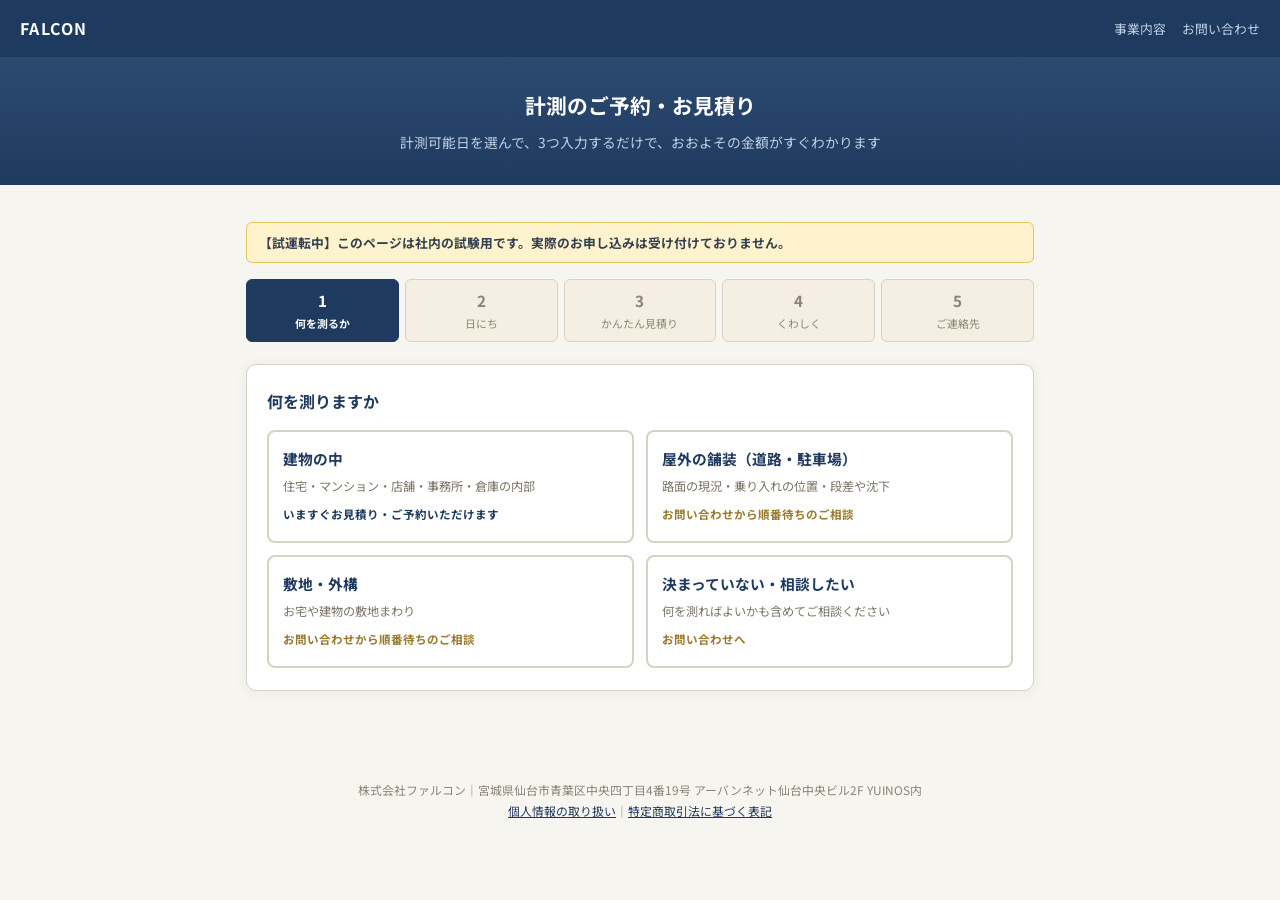
<file: reserve-test/index.html>
<!doctype html>
<html lang="ja">
<head>
<meta charset="utf-8">
<meta name="viewport" content="width=device-width, initial-scale=1">
<title>計測のご予約・お見積り｜株式会社ファルコン</title>
<meta name="description" content="建物の中の3次元計測（ハンディSLAM）のお見積りとご予約。3つ入力するだけで、おおよその金額がすぐわかります。仙台の株式会社ファルコン。">
<!-- 試運転用（2026-11-08 社長指示）。トップからリンクしない・検索に出さない。正式公開のときに reserve/ へ移して、このフォルダは消す -->
<meta name="robots" content="noindex,nofollow">
<link rel="preconnect" href="https://fonts.googleapis.com">
<link href="https://fonts.googleapis.com/css2?family=Noto+Sans+JP:wght@400;500;700&display=swap" rel="stylesheet">
<style>
  :root{
    --navy:#1f3a5f; --navy2:#2c4a70; --gold:#c9a84c; --gold-l:#f0dcaa; --gold-d:#9a7a2c;
    --blue-l:#bfd0e6; --cream:#f4efe2; --cream2:#f7f5ef; --ink:#33404f; --line:#d8d2c4; --err:#b03a2e;
  }
  *{box-sizing:border-box}
  body{margin:0;background:var(--cream2);font-family:'Noto Sans JP',sans-serif;color:var(--ink);line-height:1.8}
  a{color:var(--navy)}
  .sitehead{background:var(--navy);color:#fff;padding:14px 20px;display:flex;justify-content:space-between;align-items:center;flex-wrap:wrap;gap:8px}
  .logo{color:#fff;text-decoration:none;font-weight:700;letter-spacing:.08em}
  .sitehead nav{display:flex;gap:16px;font-size:.8rem}
  .sitehead nav a{color:var(--blue-l);text-decoration:none}
  .hero{background:linear-gradient(180deg,var(--navy2),var(--navy));color:#fff;padding:30px 16px;text-align:center}
  .hero h1{margin:0 0 6px;font-size:1.3rem}
  .hero p{margin:0;font-size:.86rem;color:var(--blue-l)}
  .wrap{max-width:820px;margin:0 auto;padding:24px 16px 64px}
  .demo{background:#fff3cd;border:1px solid #e6c65c;border-radius:6px;padding:8px 12px;font-size:.8rem;margin-bottom:16px}
  .steps{display:flex;gap:6px;margin-bottom:22px}
  .st{flex:1;text-align:center;font-size:.68rem;padding:7px 2px;border-radius:6px;background:var(--cream);border:1px solid var(--line);color:#8b8475}
  .st b{display:block;font-size:.95rem}
  .st.on{background:var(--navy);color:#fff;border-color:var(--navy);font-weight:700}
  .st.done{border-color:var(--gold);color:var(--gold-d)}
  .panel{background:#fff;border:1px solid var(--line);border-radius:10px;padding:22px 20px;box-shadow:0 2px 14px rgba(31,58,95,.06)}
  .panel[hidden]{display:none}
  h2{margin:0 0 14px;font-size:1rem;color:var(--navy)}
  h2 small{font-weight:400;color:#8b8475;font-size:.76rem;margin-left:8px}
  .cards{display:grid;grid-template-columns:1fr 1fr;gap:12px}
  .card{display:block;text-align:left;width:100%;border:2px solid var(--line);border-radius:8px;padding:14px;background:#fff;cursor:pointer;font:inherit;color:inherit}
  .card:hover,.card:focus-visible{border-color:var(--gold)}
  .card.sel{border-color:var(--gold);background:#fffdf6;box-shadow:0 0 0 3px rgba(201,168,76,.15)}
  .card h3{margin:0 0 4px;font-size:.92rem;color:var(--navy)}
  .card p{margin:0;font-size:.76rem;color:#7b7566}
  .card .tag{display:inline-block;margin-top:6px;font-size:.72rem;font-weight:700}
  .row{display:grid;grid-template-columns:150px 1fr;gap:10px;align-items:start;margin-bottom:12px}
  .row>label,.row>.lbl{font-size:.84rem;font-weight:500;padding-top:8px}
  .req{color:var(--err);font-size:.72rem;margin-left:4px}
  input[type=text],input[type=tel],input[type=email],input[type=number],select,textarea{width:100%;padding:9px 11px;border:1px solid var(--line);border-radius:6px;font-size:.9rem;font-family:inherit;background:#fff}
  textarea{min-height:70px}
  .w-s{max-width:140px}.w-m{max-width:260px}
  .hint{font-size:.74rem;color:#8b8475;margin:3px 0 0}
  .radios{display:flex;gap:16px;flex-wrap:wrap;padding-top:6px;font-size:.86rem}
  .result{margin-top:20px;background:var(--navy);color:#fff;border-radius:10px;padding:18px 20px}
  .result .lbl{font-size:.76rem;color:var(--blue-l);margin:0}
  .two{display:grid;grid-template-columns:1fr 1fr;gap:12px;margin-top:8px}
  .sc{background:rgba(255,255,255,.08);border-radius:8px;padding:12px}
  .sc .cap{font-size:.76rem;color:var(--gold-l);margin:0 0 2px}
  .sc .amt{font-size:1.25rem;font-weight:700;margin:0}
  .sc .tax{font-size:1.25rem;font-weight:700;margin:0}
  .sc .tl{font-size:.74rem;font-weight:500;color:var(--blue-l);margin-right:.4em}
  .sc .menu{font-size:.74rem;margin:4px 0 0;color:#fff}
  .result .travel{font-size:.78rem;margin:10px 0 0;color:var(--blue-l)}
  .note{font-size:.74rem;color:#8b8475;margin:10px 0 0;padding-left:1em;text-indent:-1em}
  .menus{display:grid;grid-template-columns:1fr 1fr;gap:12px;margin-top:6px}
  .menus .card .amt{font-size:1.25rem;font-weight:700;color:var(--navy);margin:6px 0 0}
  .menus .card .tax{font-size:1.25rem;font-weight:700;color:var(--navy);margin:0}
  .menus .card .tl{font-size:.74rem;font-weight:500;color:#7b7566;margin-right:.4em}
  .menus .card .fx{font-size:.74rem;color:#7b7566;margin:2px 0 0}
  .menus .card ul{margin:8px 0 0;padding-left:1.1em;font-size:.74rem;color:#5b5548}
  .info{width:100%;border-collapse:collapse;margin-top:14px;font-size:.82rem}
  .info th,.info td{border-bottom:1px solid #eee9dd;padding:7px 4px;text-align:left}
  .info th{color:#8b8475;font-weight:500;width:42%}
  .warn{background:#fffaf0;border:1px solid var(--gold-l);border-left:5px solid var(--gold);border-radius:6px;padding:12px 15px;margin-top:16px;font-size:.82rem}
  .warn b{color:var(--gold-d)}
  .chk{display:flex;gap:9px;align-items:flex-start;margin-top:12px;font-size:.84rem;background:#fff;border:1px solid var(--line);border-radius:6px;padding:11px 13px;cursor:pointer}
  .chk input{margin-top:6px}
  .btns{margin-top:22px;display:flex;gap:10px;justify-content:flex-end;flex-wrap:wrap;align-items:center}
  [hidden]{display:none!important}
  .b{padding:11px 26px;border-radius:999px;border:0;font-size:.9rem;font-family:inherit;cursor:pointer;font-weight:700;text-decoration:none;display:inline-block}
  .b.main{background:var(--gold);color:#fff}
  .b.main:disabled{background:#d9cfb3;cursor:not-allowed}
  .b.sub{background:#fff;color:var(--navy);border:1px solid var(--line);font-weight:400}
  .left{margin-right:auto;font-size:.76rem;color:#8b8475}
  .msg{margin-top:14px;font-size:.84rem;color:var(--err)}
  .msg:empty{display:none}
  .busy{opacity:.55;pointer-events:none}
  .cal{border:1px solid var(--line);border-radius:8px;overflow:hidden;margin-bottom:14px}
  .calhead{background:var(--cream);padding:8px 14px;font-weight:700;color:var(--navy);font-size:.88rem;display:flex;justify-content:space-between}
  .calhead span{font-size:.74rem;font-weight:400;color:#8b8475}
  table.m{width:100%;border-collapse:collapse;table-layout:fixed}
  table.m th{font-size:.72rem;padding:5px 0;color:#8b8475;font-weight:500;border-bottom:1px solid var(--line)}
  table.m td{height:54px;vertical-align:top;border:1px solid #eee9dd;padding:3px;font-size:.74rem;text-align:center}
  table.m td .d{display:block;text-align:left;color:#b5afa2;font-size:.72rem}
  table.m td.ok{background:#fffdf6;cursor:pointer}
  table.m td.ok .d{color:var(--navy);font-weight:700}
  table.m td.ok .tg{display:inline-block;margin-top:3px;background:var(--gold);color:#fff;border-radius:4px;padding:1px 5px;font-size:.66rem}
  table.m td.full .x{display:block;color:#c3bdb0;font-size:.66rem;margin-top:6px}
  table.m td.pick{background:var(--navy)}
  table.m td.pick .d{color:#fff}
  .slotpick{display:flex;gap:10px;flex-wrap:wrap;margin-top:6px}
  .slotpick button{padding:9px 20px;border-radius:999px;border:2px solid var(--gold);background:#fff;color:var(--gold-d);font-family:inherit;font-weight:700;cursor:pointer}
  .slotpick button.sel{background:var(--gold);color:#fff}
  .done{text-align:center;padding:10px 0}
  .done .ck{width:54px;height:54px;border-radius:50%;background:var(--gold);color:#fff;font-size:1.7rem;line-height:54px;margin:0 auto 12px}
  .recap{margin:18px auto 0;max-width:520px;text-align:left;background:var(--cream);border-radius:8px;padding:14px 16px;font-size:.84rem}
  .recap dl{margin:0;display:grid;grid-template-columns:110px 1fr;gap:6px 10px}
  .recap dt{color:#8b8475}.recap dd{margin:0;font-weight:500}
  .hp{position:absolute;left:-9999px;width:1px;height:1px;overflow:hidden}
  footer{text-align:center;font-size:.74rem;color:#8b8475;padding:24px 16px 40px}
  @media(max-width:640px){
    .cards,.two,.menus{grid-template-columns:1fr}
    .row{grid-template-columns:1fr;gap:2px}
    .row>label,.row>.lbl{padding-top:0}
    .st{font-size:0;padding:6px 0}.st b{font-size:.9rem}
    .recap dl{grid-template-columns:1fr}
  }
</style>
</head>
<body>

<header class="sitehead">
  <a class="logo" href="/">FALCON</a>
  <nav><a href="/#services">事業内容</a><a href="/#contact">お問い合わせ</a></nav>
</header>
<section class="hero">
  <h1>計測のご予約・お見積り</h1>
  <p>計測可能日を選んで、3つ入力するだけで、おおよその金額がすぐわかります</p>
</section>

<main class="wrap">
  <p class="demo" style="font-weight:700">【試運転中】このページは社内の試験用です。実際のお申し込みは受け付けておりません。</p>
  <p class="demo" id="demo" hidden>デモ表示です（このパソコンの中だけで動いています。予約は入りません）。</p>
  <p class="demo" id="notready" hidden>ただいま準備中です。お見積り・ご予約は<a href="/#contact">お問い合わせ</a>からお願いいたします。</p>

  <div class="steps" aria-hidden="true">
    <div class="st" data-st="1"><b>1</b>何を測るか</div>
    <div class="st" data-st="4"><b>2</b>日にち</div>
    <div class="st" data-st="2"><b>3</b>かんたん見積り</div>
    <div class="st" data-st="3"><b>4</b>くわしく</div>
    <div class="st" data-st="5"><b>5</b>ご連絡先</div>
  </div>

  <!-- 1 何を測るか -->
  <section class="panel" id="p1">
    <h2>何を測りますか</h2>
    <div class="cards">
      <button type="button" class="card" data-what="indoor"><h3>建物の中</h3><p>住宅・マンション・店舗・事務所・倉庫の内部</p><span class="tag" style="color:var(--navy)">いますぐお見積り・ご予約いただけます</span></button>
      <button type="button" class="card" data-what="outdoor"><h3>屋外の舗装（道路・駐車場）</h3><p>路面の現況・乗り入れの位置・段差や沈下</p><span class="tag" style="color:var(--gold-d)">お問い合わせから順番待ちのご相談</span></button>
      <button type="button" class="card" data-what="site"><h3>敷地・外構</h3><p>お宅や建物の敷地まわり</p><span class="tag" style="color:var(--gold-d)">お問い合わせから順番待ちのご相談</span></button>
      <button type="button" class="card" data-what="other"><h3>決まっていない・相談したい</h3><p>何を測ればよいかも含めてご相談ください</p><span class="tag" style="color:var(--gold-d)">お問い合わせへ</span></button>
    </div>
    <div class="warn" id="outdoorNote" hidden>
      <b>屋外・敷地の計測について</b><br>
      測量業者登録の通知をお待ちしているため、いまは<b>日程の順番待ちのご相談</b>のみ承っております。ご契約ではなく、費用も発生いたしません。着手日は登録の通知後にご相談のうえ決めさせていただきます。ご相談の段階で、現地での計測や試し計測は行いません。
      <div class="btns"><a class="b main" href="/#contact">お問い合わせフォームへ</a></div>
    </div>
  </section>

  <!-- 日にち（「何を測るか」の次に出す。画面の順番は ORDER で決める） -->
  <section class="panel" id="p4" hidden>
    <h2>計測可能日からお選びください<small>金色の日が計測可能日です／1日2件まで</small></h2>
    <div id="cals"></div>
    <div id="slotBox" hidden><p class="hint" id="slotDay"></p><div class="slotpick" id="slotpick"></div></div>
    <p class="note">※ 同じ日に近くの現場（半径2km以内）がもう1件入る場合は、2件目から<b>20,000円（税込22,000円）お安く</b>なります（おまとめ割）。</p>
    <p class="msg" id="msg4"></p>
    <div class="btns"><button class="b sub" type="button" data-back="1">戻る</button><button class="b sub" type="button" id="priceOnly">先に金額だけ見る</button><button class="b main" type="button" id="toForm" disabled>この日時で進む →</button></div>
  </section>

  <!-- 2 かんたん見積り -->
  <section class="panel" id="p2" hidden>
    <h2>3つだけ教えてください<small>ご連絡先はまだ必要ありません</small></h2>
    <p class="hint" id="chosen" style="font-weight:700;color:var(--navy)"></p>
    <div class="row"><label for="type">建物の種類<span class="req">必須</span></label>
      <select id="type"><option value="">お選びください</option><option value="house">住宅・マンション</option><option value="shop">店舗・事務所</option><option value="hall">倉庫・工場（大きな空間）</option><option value="building">建築中の建物</option></select></div>
    <div class="row"><label for="tsubo">広さ（延床）<span class="req">必須</span></label>
      <div><input id="tsubo" type="number" min="1" max="5000" step="0.1" inputmode="decimal" class="w-s"> 坪　<span class="hint" id="m2" style="display:inline"></span>
      <p class="hint">すべての階を合わせた広さを坪でご入力ください（㎡は自動で計算します）</p></div></div>
    <div class="row"><label for="address">現場の住所<span class="req">必須</span></label>
      <div><input id="address" type="text" maxlength="200" placeholder="例：宮城県仙台市太白区長町5丁目" autocomplete="off">
      <p class="hint">町名までで結構です。当社の作業拠点（仙台市宮城野区）からの道のりで、交通費を金額に入れます</p></div></div>
    <p class="msg" id="msg2"></p>
    <div class="btns"><button class="b sub" type="button" data-back="4">戻る</button><button class="b main" type="button" id="q1">金額を見る</button></div>

    <div id="r1" hidden>
      <div class="result">
        <p class="lbl">おおよその金額（交通費込み）</p>
        <div class="two">
          <div class="sc"><p class="cap">1フロア・物が少ない場合</p><div id="r1s"></div></div>
          <div class="sc"><p class="cap">3フロア・物が多い場合</p><div id="r1l"></div></div>
        </div>
        <p class="travel" id="r1t"></p>
      </div>
      <p class="note">※ この金額は<b>はじめの目安</b>です。次の画面で3つだけ追加でお伺いすると、<b>もっと近い金額</b>をお出しできます。広さや物の多さによっては<b>標準メニュー（1日で終わる範囲の上限 340,000円・作業拠点から20km以内の場合）</b>になります。</p>
      <p class="note">※ 本サービスは<b>現況把握を目的とした3次元計測記録</b>です。測量法に基づく測量成果ではありません。</p>
      <div class="btns"><span class="left">金額だけご覧いただいて閉じていただいても構いません</span><a class="b sub" href="/#contact">資料のご請求・ご相談</a><button class="b main" type="button" data-go="3">くわしい金額を見る →</button></div>
    </div>
  </section>

  <!-- 3 くわしく -->
  <section class="panel" id="p3" hidden>
    <h2>あと3つだけ教えてください<small>これで金額が決まります</small></h2>
    <div class="row"><label for="floors">階数<span class="req">必須</span></label>
      <div><select id="floors" class="w-m"><option value="">お選びください</option><option value="1">1フロアのみ</option><option value="2">2フロア</option><option value="3">3フロア以上</option></select>
      <p class="hint">地下や小屋裏も1フロアとして数えてください</p></div></div>
    <div class="row"><label for="congestion">家具・在室<span class="req">必須</span></label>
      <div><select id="congestion" class="w-m"><option value="">お選びください</option><option value="empty">空っぽ・ほとんど物がない</option><option value="furnished">家具はそのまま</option><option value="full">物が多い・営業中</option></select>
      <p class="hint">物が多いと作業が長くなります</p></div></div>
    <div class="row"><label for="ceiling">天井の高さ<span class="req">必須</span></label>
      <div><select id="ceiling" class="w-m"><option value="">お選びください</option><option value="low">4m以下</option><option value="mid">4mを超え、10m程度まで</option><option value="high">10mを超える・高い棚が並ぶ</option></select>
      <p class="hint">一部でも高いところがある場合は、高い方をお選びください</p></div></div>
    <p class="msg" id="msg3"></p>
    <div class="btns"><button class="b sub" type="button" data-back="2">戻る</button><button class="b main" type="button" id="q2">金額を確かめる</button></div>

    <div id="r2" hidden>
      <h2 style="margin-top:22px">メニューをお選びください</h2>
      <div class="menus" id="menus"></div>
      <table class="info"><tr><th>現地での滞在の目安</th><td id="stay"></td></tr><tr><th>お渡しまでの目安</th><td id="deliv"></td></tr><tr><th>交通費</th><td id="r2t"></td></tr></table>
      <div class="warn" id="ceilNote" hidden><b>天井が高い場合</b><br>天井の高い場所は、天井付近まで計測できるよう歩く速さを落とすため、その分を見込んで計算しています。</div>
      <div id="kogNote" hidden>
        <div class="warn"><b>小口「点群そのまま」でお渡しするもの／お渡しできないもの</b><br>
          ○ 点群ファイル（LAS・E57）と閲覧用データ／ノイズ除去と座標の整理／データの保管90日（納品日から）<br>
          × <b>図面にはなりません。</b>寸法の記入・面積表・CAD出力（DWG/DXF）は含まれません。寸法の正確さをお約束するものではありません。</div>
        <label class="chk"><input type="checkbox" id="agreeNoDrawing"><span><b>点群データは図面（CAD図）ではないこと、寸法の正確さをお約束するものではないこと</b>を確認しました（必須）</span></label>
      </div>
      <p class="note">※ 現場のご様子がご入力と大きく異なる場合は、メニューの切り替えをご相談させていただきます。お見積りの有効期限は14日です。</p>
      <p class="note">※ 本サービスは<b>現況把握を目的とした3次元計測記録</b>です。測量法に基づく測量成果ではありません。</p>
      <p class="msg" id="msg3b"></p>
      <div class="btns"><button class="b main" type="button" id="toCal">ご連絡先の入力へ →</button></div>
    </div>
  </section>

  <!-- 5 ご連絡先 -->
  <section class="panel" id="p5" hidden>
    <h2>最後に、ご連絡先を教えてください</h2>
    <div class="row"><span class="lbl">お申し込みの区分<span class="req">必須</span></span>
      <div class="radios"><label><input type="radio" name="kind" value="corp" checked> 法人</label><label><input type="radio" name="kind" value="person"> 個人</label></div></div>
    <div class="row" id="rowCompany"><label for="company">会社名<span class="req">必須</span></label><input id="company" type="text" maxlength="200" autocomplete="organization"></div>
    <div class="row"><label for="companyAddress" id="lblAddr">会社の住所<span class="req">必須</span></label><input id="companyAddress" type="text" maxlength="200" autocomplete="street-address"></div>
    <div class="row"><label for="name" id="lblName">ご担当者名<span class="req">必須</span></label><input id="name" type="text" maxlength="100" autocomplete="name"></div>
    <div class="row"><label for="phone">携帯電話<span class="req">必須</span></label><div><input id="phone" type="tel" maxlength="20" class="w-m" autocomplete="tel"><p class="hint">当日ご連絡がつく番号をお願いいたします</p></div></div>
    <div class="row"><label for="email">メールアドレス<span class="req">必須</span></label><input id="email" type="email" maxlength="200" autocomplete="email"></div>
    <div class="row"><label for="notes">ご要望など</label><textarea id="notes" maxlength="400" placeholder="例：2階の階段まわりを重点的に"></textarea></div>
    <div class="hp" aria-hidden="true"><label>ホームページ<input id="website" type="text" tabindex="-1" autocomplete="off"></label></div>
    <label class="chk"><input type="checkbox" id="agreePrivacy"><span><b>個人情報の取り扱い</b>に同意します（必須）<br>
      <span class="hint" style="display:block">ご入力いただいた情報は、お見積り（移動距離の計算を含みます）、日程の調整、ご連絡、ご契約後の計測・納品・ご請求のために使います。記録はGoogle社（米国）のクラウドに保管し、書類の作成やメールの確認にAnthropic社（米国）のAIサービスを使うことがあります。米国にあるこれらの会社にお客様の個人データが渡る場合があることに同意のうえ、お申し込みください。米国の制度と両社の保護措置は、<a href="/privacy/#s8">「個人情報の取り扱い」の8</a>からご確認いただけます。納品データに人のお顔や車のナンバーが判別できる形で写り込んでいることを確認したときは、ぼかしまたは該当部分の削除を行います。くわしくは<a href="/privacy/">個人情報の取り扱い</a>をご覧ください。</span></span></label>
    <div class="warn" id="cancelTerms">
      <b>キャンセル・日程変更について</b>
      <p style="margin:8px 0 0"><b>1 仮のご予約</b><br>仮のご予約は、正式なお見積りにご同意いただくまで、いつでも無料でお取り消しいただけます。</p>
      <p style="margin:8px 0 0"><b>2 ご契約後のお取消し</b><br>正式なお見積りにご同意いただいたあとにお取り消しになる場合は、次の取消料をいただきます（日数は計測日を含めず、暦日で数えます）。お申し出はメールまたはお電話でお願いします。お申し出が当社に届いた日をお取消しの日とします（メールは当社に届いた日、お電話はお話しした日とします）。<br>・計測日の7日前まで：無料<br>・6日前〜2日前：ご契約金額（税抜）の15％<br>・前日：同20％<br>・計測日当日（計測途中の中止を含む）：同30％<br>6日前以降に宿泊のキャンセル料が発生したときは、その実費を加算します（当社が手配済みの宿泊で実際に発生した額に限ります）。計測日まで6日以内にご契約いただく場合は、ご契約の時点から上の取消料が適用されます。お見積りの際にご説明します。取消料は、請求書の日付から30日以内に銀行振込でお支払いください（振込手数料はお客様のご負担）。取消料の計算の根拠は、お求めがあればご説明します。</p>
      <p style="margin:8px 0 0"><b>3 日程の変更</b><br>・計測日の2日前までのお申し出：1回に限り無料（新しい日程は、当初の計測日から60日以内でお選びください）<br>・前日・当日のお申し出：延期手数料18,000円（税込19,800円）。当社の出発後は、交通費と宿泊キャンセル料の実費を加算します<br>・2回目以降の変更：いったんお取り消しのうえ新規のご予約として扱い、2の取消料を適用します<br>・延期したあとのお取消し：延期のお申し出の時点で当初の日程に当てはまる料率と、お取消しの時点で新しい日程に当てはまる料率のうち、高いほうを適用します。お支払い済みの延期手数料（税込19,800円）は、取消料に充てます。取消料のほうが少ないときも、差額はお返ししません<br>当社の都合や災害、交通の途絶による変更は無料で、回数にも数えません。</p>
      <p style="margin:8px 0 0"><b>4 計測できない場合（お客様に責任がないとき）</b><br>建物の中の計測ですので、雨の日も原則として実施します。気象警報・地震などの災害、交通機関の運休・通行止め、または機材の故障・担当者の急病など当社の都合で計測できないときは、お客様のご希望により、無料で日程を変更するか、無料でご契約を解除します。可否は前日17時までに（急な場合は当日できるだけ早く）ご連絡します。当社の責任で生じた損害の賠償は、当社に故意または重大な過失がある場合を除き、ご契約金額を上限とします。</p>
      <p style="margin:8px 0 0"><b>5 当日、お客様のご事情で計測できない場合</b><br>立会いの方がいない、鍵が開かない、お約束した片付けや電源の用意ができていないなどで、開始予定時刻から60分を過ぎても計測を始められないときは、当日のお取消しとして扱います。お客様がご存じでお知らせいただけなかった立入禁止の区域や危険のために中止したときも、同じです。計測できた範囲のデータをご希望の場合は、別にご相談します。</p>
      <p style="margin:8px 0 0"><b>6 法人・事業者のお客様</b><br>原則として上と同じです。個別にお見積りする場合で、お見積書に別の定めを書いたときは、お見積書の定めを優先します。</p>
      <p style="margin:8px 0 0"><b>7 クーリング・オフ</b><br>このサービスは通信販売のため、法律上のクーリング・オフはありません。</p>
    </div>
    <div class="recap" style="margin-top:16px;max-width:none"><p style="margin:0 0 8px;font-weight:700">送る前に、内容をご確認ください</p><dl id="preRecap"></dl></div>
    <p class="msg" id="msg5"></p>
    <div class="btns"><button class="b sub" type="button" data-back="3">戻る</button><button class="b main" type="button" id="submit">仮予約を送る（お支払い・ご契約は発生しません）</button></div>
  </section>

  <!-- 完了 -->
  <section class="panel" id="p6" hidden>
    <div class="done">
      <div class="ck">✓</div>
      <h2 style="margin-bottom:6px">仮のご予約を受け付けました</h2>
      <p style="margin:0;font-size:.86rem">当社より<b>1営業日以内</b>（土日・祝日・年末年始を除きます）に、お電話またはメールでご連絡し、正式なお見積りをお送りします。<br>この時点ではご契約ではございません。費用も発生いたしません。</p>
      <div class="recap"><dl id="recap"></dl></div>
      <p style="margin:14px auto 0;max-width:520px;font-size:.82rem;text-align:left">ご希望の日時は仮のお押さえです。正式なお見積りにご同意いただいた時点でご契約となり、日程が確定します。お見積りをご覧になってお断りいただいても、費用はかかりません。<br>2営業日を過ぎても連絡がない場合は、<b>050-1784-4609</b> までお電話ください。</p>
    </div>
  </section>
</main>

<footer>株式会社ファルコン｜宮城県仙台市青葉区中央四丁目4番19号 アーバンネット仙台中央ビル2F YUINOS内<br><a href="/privacy/">個人情報の取り扱い</a>｜<a href="/tokushoho/">特定商取引法に基づく表記</a></footer>

<script>
// 予約の受け皿（Google Apps Script のウェブアプリ）のURL。設置後に貼り付ける。
var GAS_URL = 'https://script.google.com/macros/s/AKfycbyxTfdtbsEMsJ0BJiYsws5QLadjEOdfEc_hwvdpu-94WAw34DD6HW5IDEVpU0kVLwdW/exec';
// このパソコンの中で開いたときだけ試験用の代役で動かす（ホームページ上では動かない）
var DEMO = location.protocol === 'file:' || /^(localhost|127\.0\.0\.1)$/.test(location.hostname);

var S = { step: 1 };
var $ = function (id) { return document.getElementById(id); };
var yen = function (n) { return Number(n).toLocaleString('ja-JP') + '円'; };

// 画面の順番（何を測るか→日にち→かんたん見積り→くわしく→ご連絡先→完了）＝社長ご指示 2026-11-08
var ORDER = [1, 4, 2, 3, 5, 6];

function show(step) {
  S.step = step;
  for (var i = 1; i <= 6; i++) $('p' + i).hidden = i !== step;
  var pos = ORDER.indexOf(step);
  document.querySelectorAll('.st').forEach(function (el) {
    var n = ORDER.indexOf(Number(el.dataset.st));
    el.className = 'st' + (n === pos ? ' on' : n < pos ? ' done' : '');
  });
  window.scrollTo({ top: 0, behavior: 'smooth' });
}

function busy(el, on) { el.classList.toggle('busy', on); }

function api(params) {
  if (DEMO) return Promise.resolve(window.demoGet(params));
  var qs = Object.keys(params).map(function (k) { return k + '=' + encodeURIComponent(params[k]); }).join('&');
  return fetch(GAS_URL + '?' + qs).then(function (r) { return r.json(); });
}

function post(data) {
  if (DEMO) return Promise.resolve(window.demoPost(data));
  return fetch(GAS_URL, { method: 'POST', body: JSON.stringify(data) }).then(function (r) { return r.json(); });
}

// 金額の見せ方（税抜と税込を同じ大きさで並べる＝社長ご決定 10/30。標準は幅、小口は定額）
function amtHtml(lowNet, lowTax, highNet, highTax) {
  var r = function (a, b) { return yen(a) + (b ? '〜' + yen(b) : ''); };
  return '<p class="amt"><span class="tl">税抜</span>' + r(lowNet, highNet) + '</p><p class="tax"><span class="tl">税込</span>' + r(lowTax, highTax) + '</p>';
}
function consultReason(reason) {
  if (reason === 'distance') return '作業拠点から遠方のため、個別にご相談させてください。';
  if (reason === 'ceiling') return '天井が10mを超える建物や高い棚が並ぶ建物は、機材の届き方を確かめる必要があるため、自動のお見積りは出しません。担当者がご様子を伺ったうえで正式なお見積りをお出しします。';
  return '1日で終わらない規模のため、個別にご相談させてください。';
}
function priceHtml(v) {
  if (!v || v.menu === 'consult') {
    return '<p class="amt" style="font-size:1rem">担当者がお見積りします</p><p class="menu">' +
      (v && v.reason === 'distance' ? '遠方のため個別にご相談' : '1日で終わらない規模のため個別にご相談') + '</p>';
  }
  if (v.menu === 'koguchi') {
    return amtHtml(v.koguchi.price, v.koguchi.tax) + '<p class="menu">小口「点群そのまま」（定額）</p>';
  }
  return amtHtml(v.standard.low, v.standard.lowTax, v.standard.high, v.standard.highTax) + '<p class="menu">標準「三次元計測一式」</p>';
}

// 1 何を測るか
document.querySelectorAll('[data-what]').forEach(function (b) {
  b.addEventListener('click', function () {
    document.querySelectorAll('[data-what]').forEach(function (x) { x.classList.toggle('sel', x === b); });
    if (b.dataset.what === 'indoor') { $('outdoorNote').hidden = true; show(4); loadSlots(); return; }
    $('outdoorNote').hidden = false;
    $('outdoorNote').scrollIntoView({ behavior: 'smooth', block: 'center' });
  });
});
document.querySelectorAll('[data-back]').forEach(function (b) {
  b.addEventListener('click', function () { show(Number(b.dataset.back)); });
});

// 2 かんたん見積り
$('tsubo').addEventListener('input', function () {
  var t = Number(this.value);
  $('m2').textContent = t > 0 ? '（約' + Math.round(t * 3.3058).toLocaleString('ja-JP') + '㎡）' : '';
});
['type', 'tsubo', 'address'].forEach(function (id) { $(id).addEventListener('change', function () { $('r1').hidden = true; }); });

$('q1').addEventListener('click', function () {
  $('msg2').textContent = '';
  var p = { action: 'quote', type: $('type').value, tsubo: $('tsubo').value, address: $('address').value.trim() };
  if (!p.type || !(Number(p.tsubo) > 0) || !p.address) { $('msg2').textContent = '3つともご入力ください。'; return; }
  busy($('p2'), true);
  api(p).then(function (r) {
    if (!r.ok) { $('msg2').textContent = r.message; return; }
    S.base = p;
    $('r1s').innerHTML = priceHtml(r.small);
    $('r1l').innerHTML = priceHtml(r.large);
    $('r1t').textContent = '※ ' + r.travelNote;
    $('r1').hidden = false;
  }).catch(function () { $('msg2').textContent = 'ただいま計算できません。時間をおいてお試しください。'; })
    .finally(function () { busy($('p2'), false); });
});
document.querySelector('[data-go="3"]').addEventListener('click', function () { show(3); });

// 3 くわしく
['floors', 'congestion', 'ceiling'].forEach(function (id) { $(id).addEventListener('change', function () { $('r2').hidden = true; }); });

$('q2').addEventListener('click', function () {
  $('msg3').textContent = '';
  var p = Object.assign({}, S.base, { floors: $('floors').value, congestion: $('congestion').value, ceiling: $('ceiling').value });
  if (!p.floors || !p.congestion || !p.ceiling) { $('msg3').textContent = '3つともお選びください。'; return; }
  busy($('p3'), true);
  api(p).then(function (r) {
    if (!r.ok) { $('msg3').textContent = r.message; return; }
    S.detail = p;
    renderMenus(r);
    $('r2').hidden = false;
  }).catch(function () { $('msg3').textContent = 'ただいま計算できません。時間をおいてお試しください。'; })
    .finally(function () { busy($('p3'), false); });
});

function renderMenus(r) {
  var v = r.result;
  S.menu = null;
  $('kogNote').hidden = true;
  $('ceilNote').hidden = r.ceiling !== 'mid';
  S.v = v;
  $('r2t').textContent = r.travelNote;
  if (v.menu === 'consult') {
    $('menus').innerHTML = '<div class="warn" style="grid-column:1/-1;margin:0"><b>このご条件は担当者がお見積りします</b><br>' +
      consultReason(v.reason) + '<div class="btns"><a class="b main" href="/#contact">お問い合わせへ</a></div></div>';
    $('ceilNote').hidden = true;
    $('stay').textContent = '—'; $('deliv').textContent = '—'; $('toCal').hidden = true;
    return;
  }
  $('toCal').hidden = false;
  var cards = [];
  if (v.koguchi) {
    cards.push('<button type="button" class="card" data-menu="koguchi"><h3>小口「点群そのまま」</h3>' + amtHtml(v.koguchi.price, v.koguchi.tax) +
      '<p class="fx">定額・交通費込み</p><ul><li>点群データ（LAS・E57）をお渡し</li><li><b>図面にはなりません</b></li></ul></button>');
  }
  cards.push('<button type="button" class="card" data-menu="standard"><h3>標準「三次元計測一式」</h3>' +
    amtHtml(v.standard.low, v.standard.lowTax, v.standard.high, v.standard.highTax) +
    '<p class="fx">交通費込み・正式なお見積りで確定</p><ul><li>点群データに加えて、平面図・展開図のもと</li><li>CAD出力（DWG/DXF）・寸法の記入・面積表</li><li>ご説明の打合せ</li></ul></button>');
  $('menus').innerHTML = cards.join('');
  $('stay').textContent = '約' + v.stayHours + '時間（計測そのものは' + (v.netMinutes <= 12 ? '12分程度まで' : '約' + v.netMinutes + '分') + '）';
  $('deliv').innerHTML = '小口：計測日の翌営業日から5営業日程度<br>標準：計測日の翌営業日から5〜7営業日程度（広い建物・複数階の建物はそれ以上かかる場合があります）' +
    '<span class="hint" style="display:block">ご予約の混み具合やデータ量により前後します。お渡し予定日はご予約確定のご連絡でお知らせします。</span>';
  document.querySelectorAll('[data-menu]').forEach(function (b) {
    b.addEventListener('click', function () {
      S.menu = b.dataset.menu;
      document.querySelectorAll('[data-menu]').forEach(function (x) { x.classList.toggle('sel', x === b); });
      $('kogNote').hidden = S.menu !== 'koguchi';
      S.menuName = b.querySelector('h3').textContent;
    });
  });
}

$('toCal').addEventListener('click', function () {
  $('msg3b').textContent = '';
  if (!S.menu) { $('msg3b').textContent = 'メニューをお選びください。'; return; }
  if (S.menu === 'koguchi' && !$('agreeNoDrawing').checked) { $('msg3b').textContent = '「図面にはならないこと」のご確認をお願いします。'; return; }
  if (!S.date || !S.slot) { show(4); loadSlots(); return; }   // 「先に金額だけ見る」から来た方は、ここで日にちを選ぶ
  goContact();
});

$('priceOnly').addEventListener('click', function () { show(2); });

// 日にち
function loadSlots() {
  $('cals').innerHTML = '<p class="hint">計測可能日を読み込んでいます…</p>';
  $('slotBox').hidden = true; $('toForm').disabled = true; S.date = S.slot = null;
  api({ action: 'slots' }).then(function (r) {
    if (!r.ok) { $('msg4').textContent = r.message; return; }
    var open = r.slots.filter(function (s) { return s.am || s.pm; });
    if (!open.length) {
      $('cals').innerHTML = '<div class="warn" style="margin:0"><b>ただいま計測可能日がありません</b><br>お手数ですが<a href="/#contact">お問い合わせ</a>からご希望の時期をお知らせください。金額は「先に金額だけ見る」からご確認いただけます。</div>';
      return;
    }
    S.slots = {};
    r.slots.forEach(function (s) { S.slots[s.date] = s; });
    renderCals(r.slots);
  }).catch(function () { $('msg4').textContent = '計測可能日を読み込めませんでした。時間をおいてお試しください。'; });
}

function renderCals(slots) {
  var first = slots[0].date, last = slots[slots.length - 1].date;
  var y = Number(first.slice(0, 4)), m = Number(first.slice(5, 7)) - 1;
  var ly = Number(last.slice(0, 4)), lm = Number(last.slice(5, 7)) - 1;
  var html = '';
  while (y < ly || (y === ly && m <= lm)) {
    html += monthHtml(y, m);
    m++; if (m > 11) { m = 0; y++; }
  }
  $('cals').innerHTML = html;
  document.querySelectorAll('td.ok').forEach(function (td) {
    td.addEventListener('click', function () { pickDay(td); });
  });
}

function monthHtml(y, m) {
  var pad = function (n) { return ('0' + n).slice(-2); };
  var start = new Date(y, m, 1).getDay(), days = new Date(y, m + 1, 0).getDate();
  var h = '<div class="cal"><div class="calhead">' + y + '年' + (m + 1) + '月<span>金色の日が計測可能日です</span></div><table class="m"><tr>' +
    '<th>日</th><th>月</th><th>火</th><th>水</th><th>木</th><th>金</th><th>土</th></tr><tr>';
  for (var i = 0; i < start; i++) h += '<td></td>';
  for (var d = 1; d <= days; d++) {
    var key = y + '-' + pad(m + 1) + '-' + pad(d), s = S.slots[key];
    if (s && (s.am || s.pm)) {
      h += '<td class="ok" data-date="' + key + '"><span class="d">' + d + '</span>' + (s.am ? '<span class="tg">午前</span> ' : '') + (s.pm ? '<span class="tg">午後</span>' : '') + '</td>';
    } else if (s && s.full) {
      h += '<td class="full"><span class="d">' + d + '</span><span class="x">満</span></td>';
    } else {
      h += '<td><span class="d">' + d + '</span></td>';
    }
    if ((start + d) % 7 === 0 && d !== days) h += '</tr><tr>';
  }
  return h + '</tr></table></div>';
}

function pickDay(td) {
  document.querySelectorAll('td.pick').forEach(function (x) { x.classList.remove('pick'); });
  td.classList.add('pick');
  S.date = td.dataset.date; S.slot = null; $('toForm').disabled = true;
  var s = S.slots[S.date], p = S.date.split('-');
  var wd = '日月火水木金土'[new Date(Number(p[0]), Number(p[1]) - 1, Number(p[2])).getDay()];
  $('slotDay').textContent = Number(p[1]) + '月' + Number(p[2]) + '日（' + wd + '）の時間帯をお選びください';
  S.dateText = Number(p[0]) + '年' + Number(p[1]) + '月' + Number(p[2]) + '日（' + wd + '）';
  $('slotpick').innerHTML = (s.am ? '<button type="button" data-slot="am">午前（9時〜12時）</button>' : '') +
    (s.pm ? '<button type="button" data-slot="pm">午後（13時〜17時）</button>' : '');
  $('slotBox').hidden = false;
  document.querySelectorAll('[data-slot]').forEach(function (b) {
    b.addEventListener('click', function () {
      S.slot = b.dataset.slot;
      document.querySelectorAll('[data-slot]').forEach(function (x) { x.classList.toggle('sel', x === b); });
      $('toForm').disabled = false;
    });
  });
}

$('toForm').addEventListener('click', function () {
  if (!S.date || !S.slot) return;
  $('msg4').textContent = '';
  $('chosen').textContent = 'ご希望日：' + S.dateText + ' ' + (S.slot === 'am' ? '午前' : '午後');
  if (S.menu) goContact(); else show(2);
});

function goContact() {
  var v = S.v, k = S.menu === 'koguchi';
  var tax = k ? yen(v.koguchi.tax) : yen(v.standard.lowTax) + '〜' + yen(v.standard.highTax);
  var net = k ? yen(v.koguchi.price) : yen(v.standard.low) + '〜' + yen(v.standard.high);
  $('preRecap').innerHTML = '<dt>メニュー</dt><dd>' + S.menuName + '</dd><dt>金額の目安</dt><dd>税込 ' + tax + '（税抜 ' + net + '）・交通費込み</dd>' +
    '<dt>ご希望日</dt><dd>' + S.dateText + ' ' + (S.slot === 'am' ? '午前' : '午後') + '（仮のお押さえ）</dd>';
  show(5);
}

// 5 ご連絡先
document.querySelectorAll('input[name=kind]').forEach(function (r) {
  r.addEventListener('change', function () {
    var corp = document.querySelector('input[name=kind]:checked').value === 'corp';
    $('rowCompany').hidden = !corp;
    $('lblAddr').innerHTML = (corp ? '会社の住所' : 'ご住所') + '<span class="req">必須</span>';
    $('lblName').innerHTML = (corp ? 'ご担当者名' : 'お名前') + '<span class="req">必須</span>';
  });
});

$('submit').addEventListener('click', function () {
  $('msg5').textContent = '';
  var kind = document.querySelector('input[name=kind]:checked').value;
  var d = Object.assign({}, S.detail, {
    menu: S.menu, date: S.date, slot: S.slot, kind: kind,
    company: kind === 'corp' ? $('company').value.trim() : '',
    companyAddress: $('companyAddress').value.trim(), name: $('name').value.trim(),
    phone: $('phone').value.trim(), email: $('email').value.trim(), notes: $('notes').value.trim(),
    agreeNoDrawing: $('agreeNoDrawing').checked, agreePrivacy: $('agreePrivacy').checked, website: $('website').value
  });
  delete d.action;
  if ((kind === 'corp' && !d.company) || !d.companyAddress || !d.name || !d.phone || !d.email) { $('msg5').textContent = '必須の項目をご入力ください。'; return; }
  if (!d.agreePrivacy) { $('msg5').textContent = '個人情報の取り扱いへのご同意をお願いします。'; return; }
  busy($('p5'), true);
  post(d).then(function (r) {
    if (!r.ok) {
      if (r.message.indexOf('別の日時') >= 0) { show(4); loadSlots(); $('msg4').textContent = r.message; return; }   // 先に埋まったときは選び直す
      $('msg5').textContent = r.message; return;
    }
    $('recap').innerHTML = '<dt>受付番号</dt><dd>' + r.receipt + '（お控えください）</dd><dt>ご希望日</dt><dd>' + S.dateText + ' ' + r.slot + '</dd>' +
      '<dt>メニュー</dt><dd>' + r.menu + '</dd><dt>金額の目安</dt><dd>税込 ' + r.taxText + '（税抜 ' + r.priceText + '）・交通費込み</dd>';
    show(6);
  }).catch(function () { $('msg5').textContent = 'お申し込みを受け付けられませんでした。お手数ですがお問い合わせからご連絡ください。'; })
    .finally(function () { busy($('p5'), false); });
});

// 起動
if (DEMO) {
  $('demo').hidden = false;
  var s = document.createElement('script');
  s.src = '../gas/demo_stub.js';
  document.body.appendChild(s);
} else if (!GAS_URL) {
  $('notready').hidden = false;
  document.querySelectorAll('[data-what="indoor"]').forEach(function (b) { b.disabled = true; });
}
show(1);
</script>
</body>
</html>
</file>
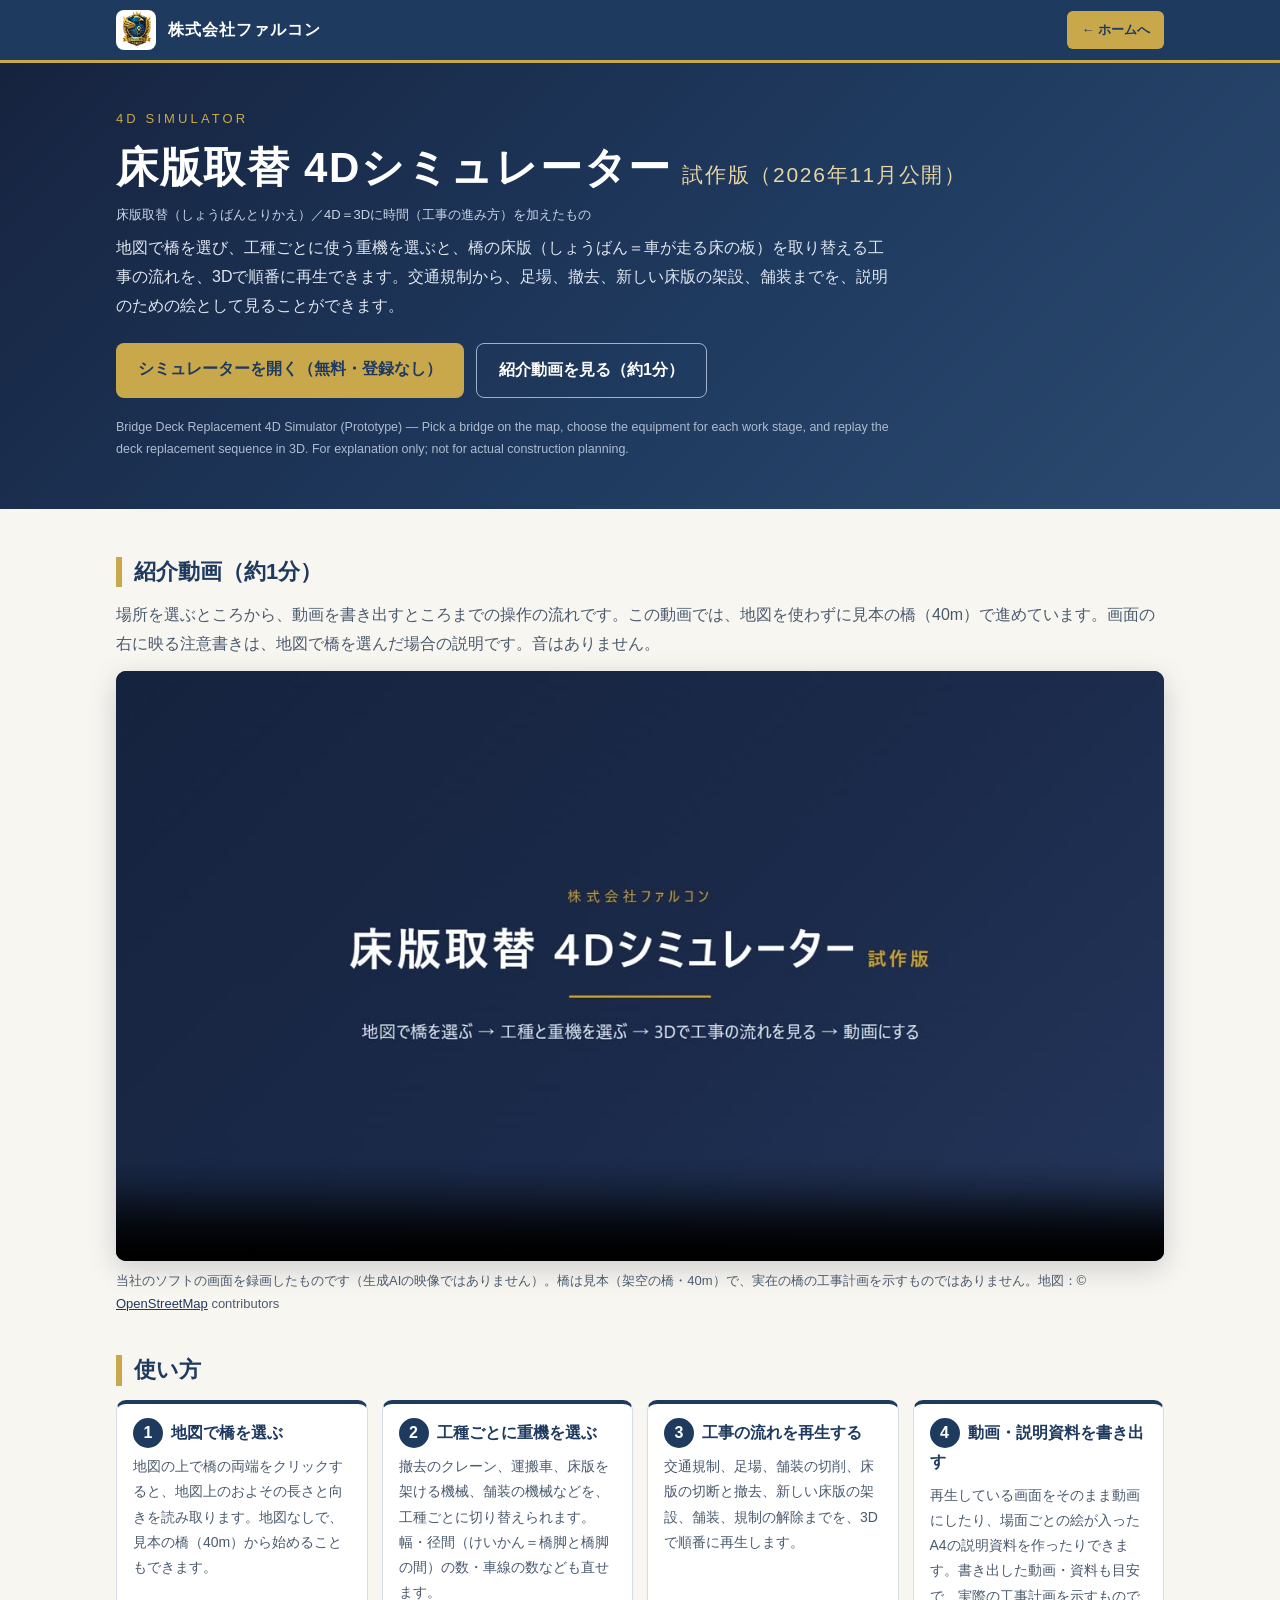
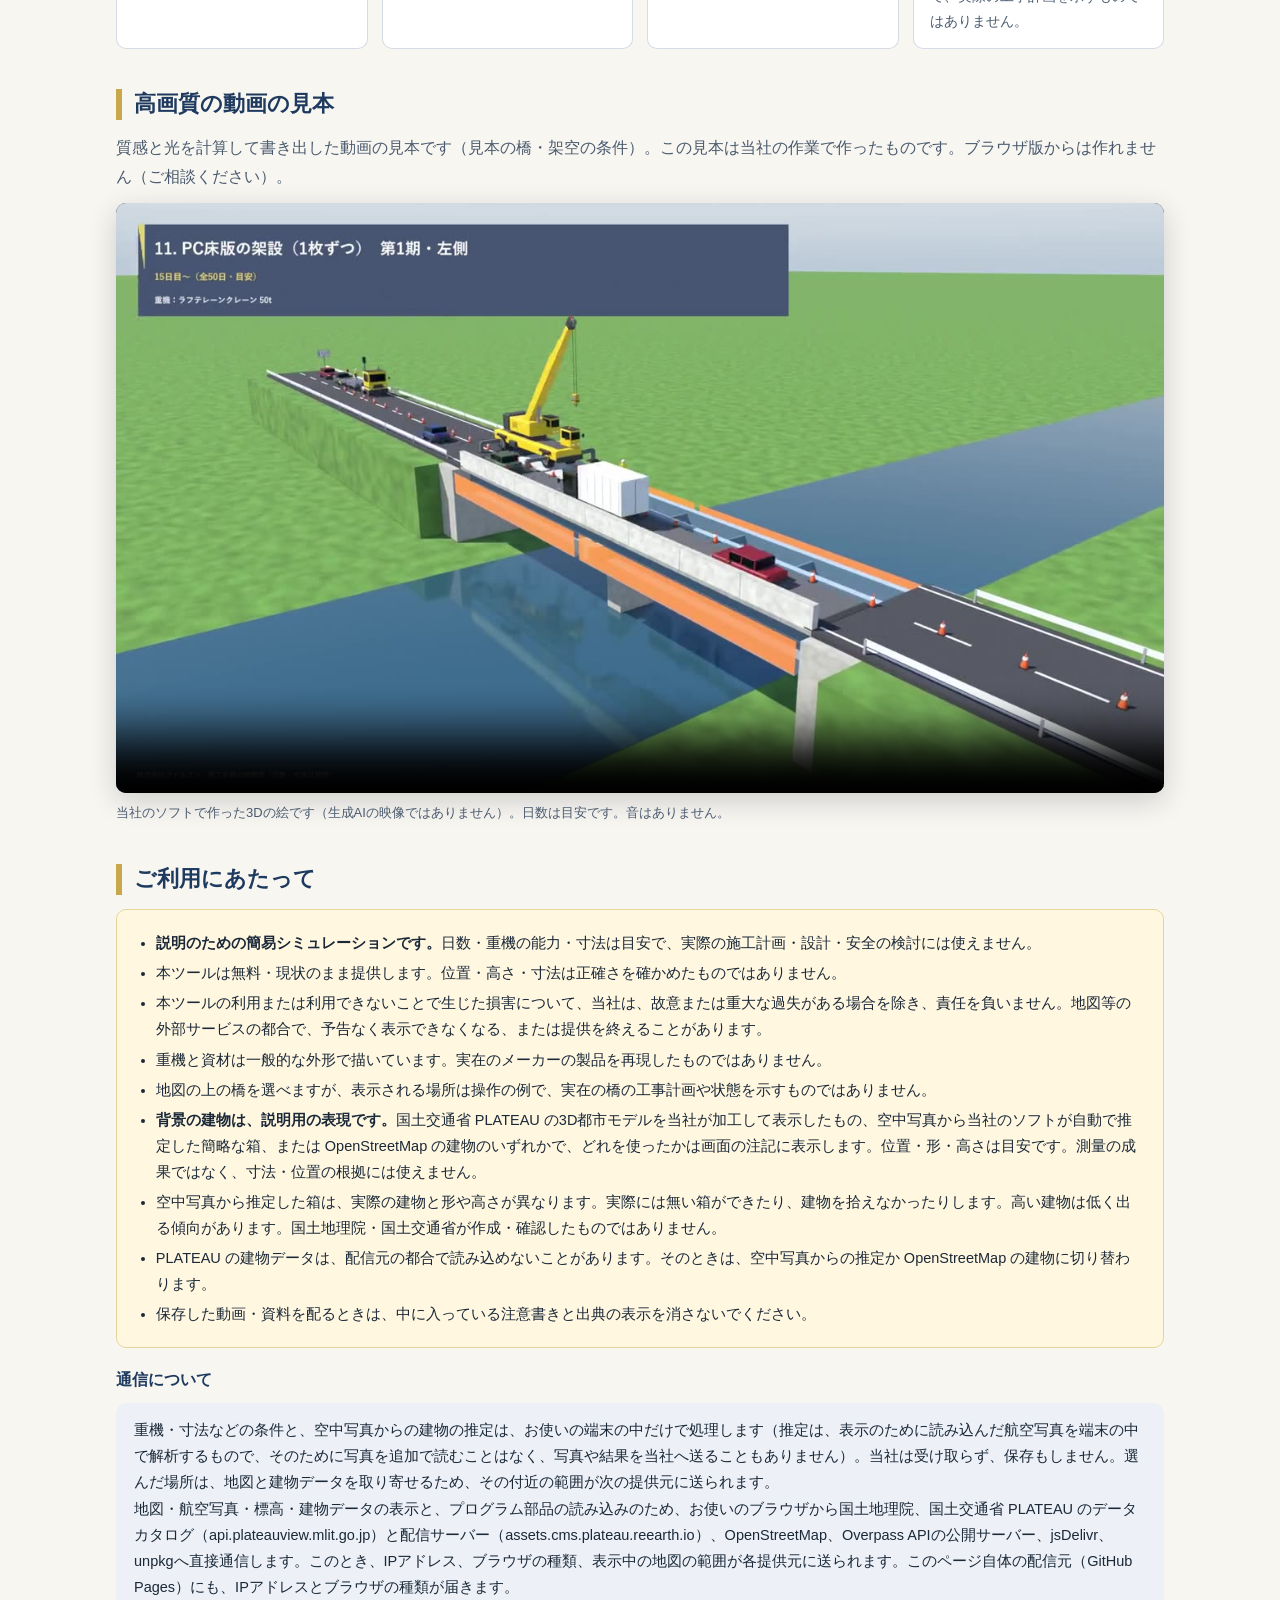
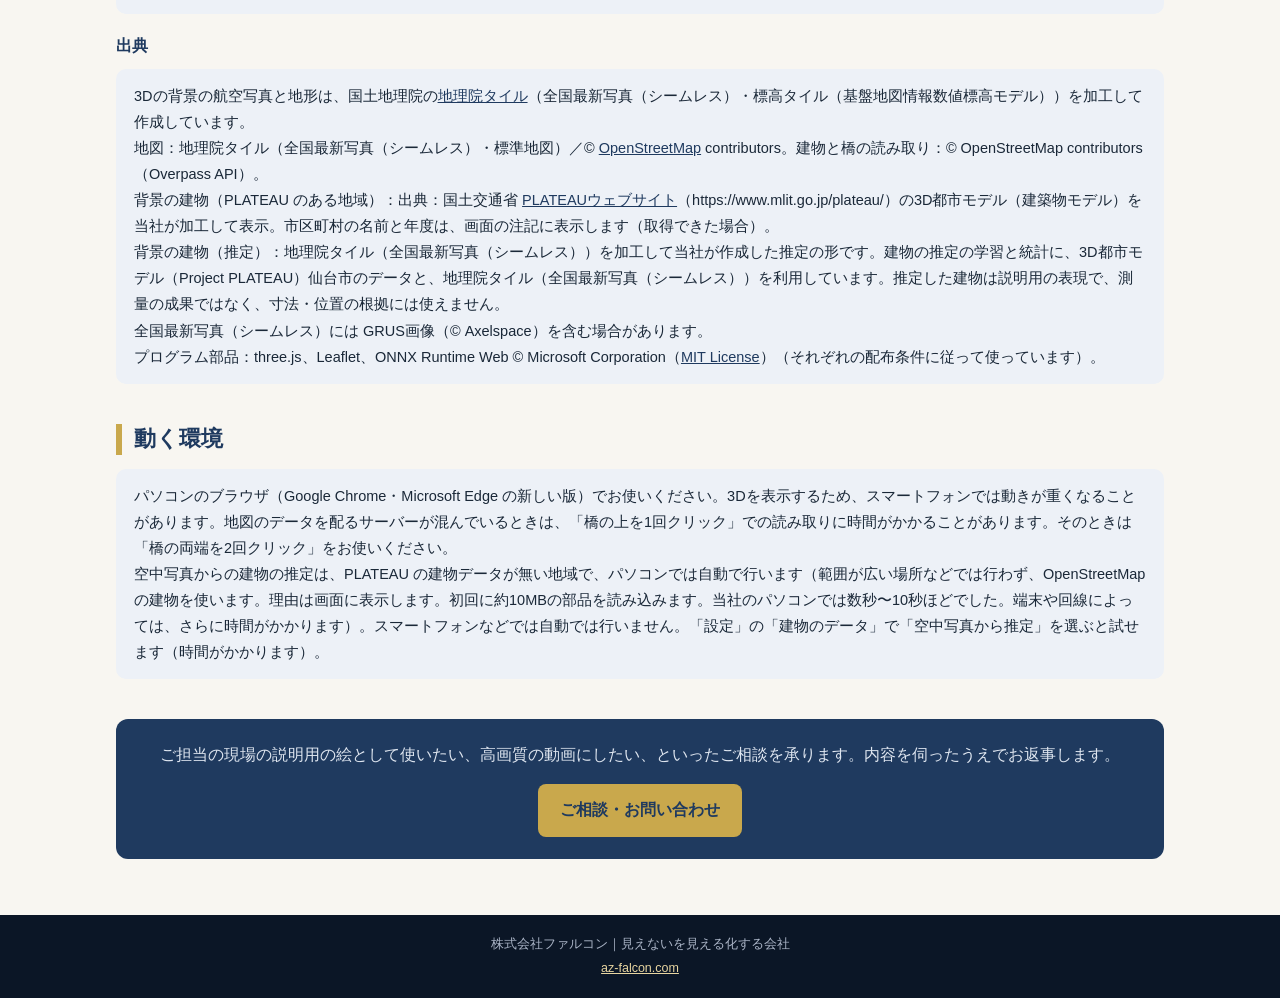
<file: apps/shoban-4d/index.html>
<!doctype html>
<html lang="ja">
<head>
<meta charset="utf-8">
<meta name="viewport" content="width=device-width,initial-scale=1">
<title>床版取替 4Dシミュレーター（試作版）｜株式会社ファルコン</title>
<meta name="description" content="地図で橋を選び、工種ごとの重機を選ぶと、橋の床版を取り替える工事の流れ（交通規制・足場・撤去・架設・舗装）を3Dで再生できる、説明用のシミュレーターです。ブラウザでそのまま動きます。日数・能力・寸法は目安です。">
<link rel="canonical" href="https://az-falcon.com/apps/shoban-4d/">
<style>
:root{--navy:#1f3a5f;--navy2:#2c4a70;--gold:#c9a84c;--gold-l:#e8d5a0;--white:#f8f6f1;--dark:#0b1626;--text:#1a2838;--sub:#4a5a6e;--mist:#edf1f7;--line:#d5dce6}
*,*::before,*::after{box-sizing:border-box;margin:0;padding:0}
html{scroll-behavior:smooth}
body{font-family:"Yu Gothic UI","Yu Gothic","Hiragino Sans","Meiryo",sans-serif;background:var(--white);color:var(--text);line-height:1.8;font-size:16px}
a{color:var(--navy)}
.top{background:var(--navy);color:#fff;border-bottom:3px solid var(--gold)}
.top .in{max-width:1080px;margin:0 auto;padding:10px 16px;display:flex;align-items:center;gap:12px}
.top img{width:40px;height:40px;border-radius:8px;background:#fff}
.top b{font-size:16px;letter-spacing:.06em}
.top a{margin-left:auto;background:var(--gold);color:var(--navy);text-decoration:none;font-weight:700;padding:7px 14px;border-radius:6px;font-size:13px;white-space:nowrap}
.hero{background:linear-gradient(135deg,#16233f 0%,var(--navy) 55%,var(--navy2) 100%);color:#fff}
.hero .in{max-width:1080px;margin:0 auto;padding:44px 16px 48px}
.hero .k{color:var(--gold);letter-spacing:.24em;font-size:13px}
.hero h1{font-size:clamp(26px,4.6vw,42px);line-height:1.35;margin:10px 0 6px;letter-spacing:.04em}
.hero h1 small{font-size:.5em;color:var(--gold-l);font-weight:500;margin-left:.5em;white-space:nowrap}
.hero p{color:#dfe6f0;max-width:780px}
.btns{display:flex;flex-wrap:wrap;gap:12px;margin-top:22px}
.btn{display:inline-block;text-decoration:none;font-weight:700;border-radius:8px;padding:12px 22px;font-size:16px}
.btn.g{background:var(--gold);color:var(--navy)}
.btn.l{border:1px solid #9fb2cc;color:#fff}
main{max-width:1080px;margin:0 auto;padding:8px 16px 56px}
section{margin-top:40px;break-inside:avoid}
h2{font-size:22px;color:var(--navy);border-left:6px solid var(--gold);padding-left:12px;line-height:1.4;margin-bottom:14px}
.lead{color:var(--sub);margin-bottom:12px}
video{width:100%;height:auto;display:block;border-radius:10px;background:#0d1117;box-shadow:0 8px 28px rgba(11,22,38,.18)}
.cap{font-size:13px;color:var(--sub);margin-top:8px}
.steps{display:grid;grid-template-columns:repeat(auto-fit,minmax(230px,1fr));gap:14px;list-style:none}
.steps li{background:#fff;border:1px solid var(--line);border-top:4px solid var(--navy);border-radius:10px;padding:14px 16px}
.steps .n{display:inline-block;background:var(--navy);color:#fff;border-radius:50%;width:30px;height:30px;line-height:30px;text-align:center;font-weight:700;margin-right:8px}
.steps b{font-size:16px;color:var(--navy)}
.steps p{font-size:14px;color:var(--sub);margin-top:6px}
.note{background:#fff7e0;border:1px solid #e6d59a;border-radius:10px;padding:16px 18px}
.note ul{padding-left:1.3em}
.note li{margin:4px 0;font-size:14.5px}
.env{background:var(--mist);border-radius:10px;padding:14px 18px;font-size:14.5px}
.cta{background:var(--navy);color:#fff;border-radius:12px;padding:22px 20px;text-align:center}
.cta p{color:#dfe6f0;margin-bottom:14px}
footer{background:var(--dark);color:#aab4c6;font-size:12.5px;text-align:center;padding:18px 16px;line-height:1.9}
footer a{color:var(--gold-l)}
@media (max-width:600px){.top b{font-size:14px}.btn{width:100%;text-align:center}}
</style>
</head>
<body>
<header class="top"><div class="in">
  <img src="/images/logo-emblem-nav-01.webp" alt="株式会社ファルコンのエンブレム" width="40" height="40">
  <b>株式会社ファルコン</b>
  <a href="/">← ホームへ</a>
</div></header>

<div class="hero"><div class="in">
  <div class="k">4D SIMULATOR</div>
  <h1>床版取替 4Dシミュレーター<small>試作版（2026年11月公開）</small></h1>
  <p style="font-size:13px;color:#c9d6e8;margin-bottom:8px">床版取替（しょうばんとりかえ）／4D＝3Dに時間（工事の進み方）を加えたもの</p>
  <p>地図で橋を選び、工種ごとに使う重機を選ぶと、橋の床版（しょうばん＝車が走る床の板）を取り替える工事の流れを、3Dで順番に再生できます。交通規制から、足場、撤去、新しい床版の架設、舗装までを、説明のための絵として見ることができます。</p>
  <div class="btns">
    <a class="btn g" href="app/">シミュレーターを開く（無料・登録なし）</a>
    <a class="btn l" href="#movie">紹介動画を見る（約1分）</a>
  </div>
  <p lang="en" style="font-size:12.5px;color:#aebcd0;margin-top:18px;max-width:780px">Bridge Deck Replacement 4D Simulator (Prototype) — Pick a bridge on the map, choose the equipment for each work stage, and replay the deck replacement sequence in 3D. For explanation only; not for actual construction planning.</p>
</div></div>

<main>
<section id="movie">
  <h2>紹介動画（約1分）</h2>
  <p class="lead">場所を選ぶところから、動画を書き出すところまでの操作の流れです。この動画では、地図を使わずに見本の橋（40m）で進めています。画面の右に映る注意書きは、地図で橋を選んだ場合の説明です。音はありません。</p>
  <video controls playsinline preload="metadata" poster="/videos/shoban4d_demo_20261112.jpg" width="1280" height="720">
    <source src="/videos/shoban4d_demo_20261112.mp4" type="video/mp4">
  </video>
  <p class="cap">当社のソフトの画面を録画したものです（生成AIの映像ではありません）。橋は見本（架空の橋・40m）で、実在の橋の工事計画を示すものではありません。地図：© <a href="https://www.openstreetmap.org/copyright" target="_blank" rel="noopener">OpenStreetMap</a> contributors</p>
</section>

<section>
  <h2>使い方</h2>
  <ol class="steps">
    <li><span class="n">1</span><b>地図で橋を選ぶ</b><p>地図の上で橋の両端をクリックすると、地図上のおよその長さと向きを読み取ります。地図なしで、見本の橋（40m）から始めることもできます。</p></li>
    <li><span class="n">2</span><b>工種ごとに重機を選ぶ</b><p>撤去のクレーン、運搬車、床版を架ける機械、舗装の機械などを、工種ごとに切り替えられます。幅・径間（けいかん＝橋脚と橋脚の間）の数・車線の数なども直せます。</p></li>
    <li><span class="n">3</span><b>工事の流れを再生する</b><p>交通規制、足場、舗装の切削、床版の切断と撤去、新しい床版の架設、舗装、規制の解除までを、3Dで順番に再生します。</p></li>
    <li><span class="n">4</span><b>動画・説明資料を書き出す</b><p>再生している画面をそのまま動画にしたり、場面ごとの絵が入ったA4の説明資料を作ったりできます。書き出した動画・資料も目安で、実際の工事計画を示すものではありません。</p></li>
  </ol>
</section>

<section>
  <h2>高画質の動画の見本</h2>
  <p class="lead">質感と光を計算して書き出した動画の見本です（見本の橋・架空の条件）。この見本は当社の作業で作ったものです。ブラウザ版からは作れません（ご相談ください）。</p>
  <video controls playsinline preload="metadata" poster="/videos/shoban4d_blender_sample_20261111.jpg" width="1280" height="720">
    <source src="/videos/shoban4d_blender_sample_20261111.mp4" type="video/mp4">
  </video>
  <p class="cap">当社のソフトで作った3Dの絵です（生成AIの映像ではありません）。日数は目安です。音はありません。</p>
</section>

<section>
  <h2 id="terms">ご利用にあたって</h2>
  <div class="note"><ul>
    <li><b>説明のための簡易シミュレーションです。</b>日数・重機の能力・寸法は目安で、実際の施工計画・設計・安全の検討には使えません。</li>
    <li>本ツールは無料・現状のまま提供します。位置・高さ・寸法は正確さを確かめたものではありません。</li>
    <li>本ツールの利用または利用できないことで生じた損害について、当社は、故意または重大な過失がある場合を除き、責任を負いません。地図等の外部サービスの都合で、予告なく表示できなくなる、または提供を終えることがあります。</li>
    <li>重機と資材は一般的な外形で描いています。実在のメーカーの製品を再現したものではありません。</li>
    <li>地図の上の橋を選べますが、表示される場所は操作の例で、実在の橋の工事計画や状態を示すものではありません。</li>
    <li><b>背景の建物は、説明用の表現です。</b>国土交通省 PLATEAU の3D都市モデルを当社が加工して表示したもの、空中写真から当社のソフトが自動で推定した簡略な箱、または OpenStreetMap の建物のいずれかで、どれを使ったかは画面の注記に表示します。位置・形・高さは目安です。測量の成果ではなく、寸法・位置の根拠には使えません。</li>
    <li>空中写真から推定した箱は、実際の建物と形や高さが異なります。実際には無い箱ができたり、建物を拾えなかったりします。高い建物は低く出る傾向があります。国土地理院・国土交通省が作成・確認したものではありません。</li>
    <li>PLATEAU の建物データは、配信元の都合で読み込めないことがあります。そのときは、空中写真からの推定か OpenStreetMap の建物に切り替わります。</li>
    <li>保存した動画・資料を配るときは、中に入っている注意書きと出典の表示を消さないでください。</li>
  </ul></div>
  <h3 style="font-size:16px;color:var(--navy);margin:18px 0 8px">通信について</h3>
  <div class="env">重機・寸法などの条件と、空中写真からの建物の推定は、お使いの端末の中だけで処理します（推定は、表示のために読み込んだ航空写真を端末の中で解析するもので、そのために写真を追加で読むことはなく、写真や結果を当社へ送ることもありません）。当社は受け取らず、保存もしません。選んだ場所は、地図と建物データを取り寄せるため、その付近の範囲が次の提供元に送られます。<br>
  地図・航空写真・標高・建物データの表示と、プログラム部品の読み込みのため、お使いのブラウザから国土地理院、国土交通省 PLATEAU のデータカタログ（api.plateauview.mlit.go.jp）と配信サーバー（assets.cms.plateau.reearth.io）、OpenStreetMap、Overpass APIの公開サーバー、jsDelivr、unpkgへ直接通信します。このとき、IPアドレス、ブラウザの種類、表示中の地図の範囲が各提供元に送られます。このページ自体の配信元（GitHub Pages）にも、IPアドレスとブラウザの種類が届きます。</div>
  <h3 style="font-size:16px;color:var(--navy);margin:18px 0 8px">出典</h3>
  <div class="env">3Dの背景の航空写真と地形は、国土地理院の<a href="https://maps.gsi.go.jp/development/ichiran.html" target="_blank" rel="noopener">地理院タイル</a>（全国最新写真（シームレス）・標高タイル（基盤地図情報数値標高モデル））を加工して作成しています。<br>
  地図：地理院タイル（全国最新写真（シームレス）・標準地図）／© <a href="https://www.openstreetmap.org/copyright" target="_blank" rel="noopener">OpenStreetMap</a> contributors。建物と橋の読み取り：© OpenStreetMap contributors（Overpass API）。<br>
  背景の建物（PLATEAU のある地域）：出典：国土交通省 <a href="https://www.mlit.go.jp/plateau/" target="_blank" rel="noopener">PLATEAUウェブサイト</a>（https://www.mlit.go.jp/plateau/）の3D都市モデル（建築物モデル）を当社が加工して表示。市区町村の名前と年度は、画面の注記に表示します（取得できた場合）。<br>
  背景の建物（推定）：地理院タイル（全国最新写真（シームレス））を加工して当社が作成した推定の形です。建物の推定の学習と統計に、3D都市モデル（Project PLATEAU）仙台市のデータと、地理院タイル（全国最新写真（シームレス））を利用しています。推定した建物は説明用の表現で、測量の成果ではなく、寸法・位置の根拠には使えません。<br>
  全国最新写真（シームレス）には GRUS画像（© Axelspace）を含む場合があります。<br>
  プログラム部品：three.js、Leaflet、ONNX Runtime Web © Microsoft Corporation（<a href="https://github.com/microsoft/onnxruntime/blob/main/LICENSE" target="_blank" rel="noopener">MIT License</a>）（それぞれの配布条件に従って使っています）。</div>
</section>

<section>
  <h2>動く環境</h2>
  <div class="env">パソコンのブラウザ（Google Chrome・Microsoft Edge の新しい版）でお使いください。3Dを表示するため、スマートフォンでは動きが重くなることがあります。地図のデータを配るサーバーが混んでいるときは、「橋の上を1回クリック」での読み取りに時間がかかることがあります。そのときは「橋の両端を2回クリック」をお使いください。<br>
  空中写真からの建物の推定は、PLATEAU の建物データが無い地域で、パソコンでは自動で行います（範囲が広い場所などでは行わず、OpenStreetMap の建物を使います。理由は画面に表示します。初回に約10MBの部品を読み込みます。当社のパソコンでは数秒〜10秒ほどでした。端末や回線によっては、さらに時間がかかります）。スマートフォンなどでは自動では行いません。「設定」の「建物のデータ」で「空中写真から推定」を選ぶと試せます（時間がかかります）。</div>
</section>

<section>
  <div class="cta">
    <p>ご担当の現場の説明用の絵として使いたい、高画質の動画にしたい、といったご相談を承ります。内容を伺ったうえでお返事します。</p>
    <a class="btn g" href="/#contact">ご相談・お問い合わせ</a>
  </div>
</section>
</main>

<footer>
  株式会社ファルコン｜見えないを見える化する会社<br>
  <a href="/">az-falcon.com</a>
</footer>
</body>
</html>
</file>
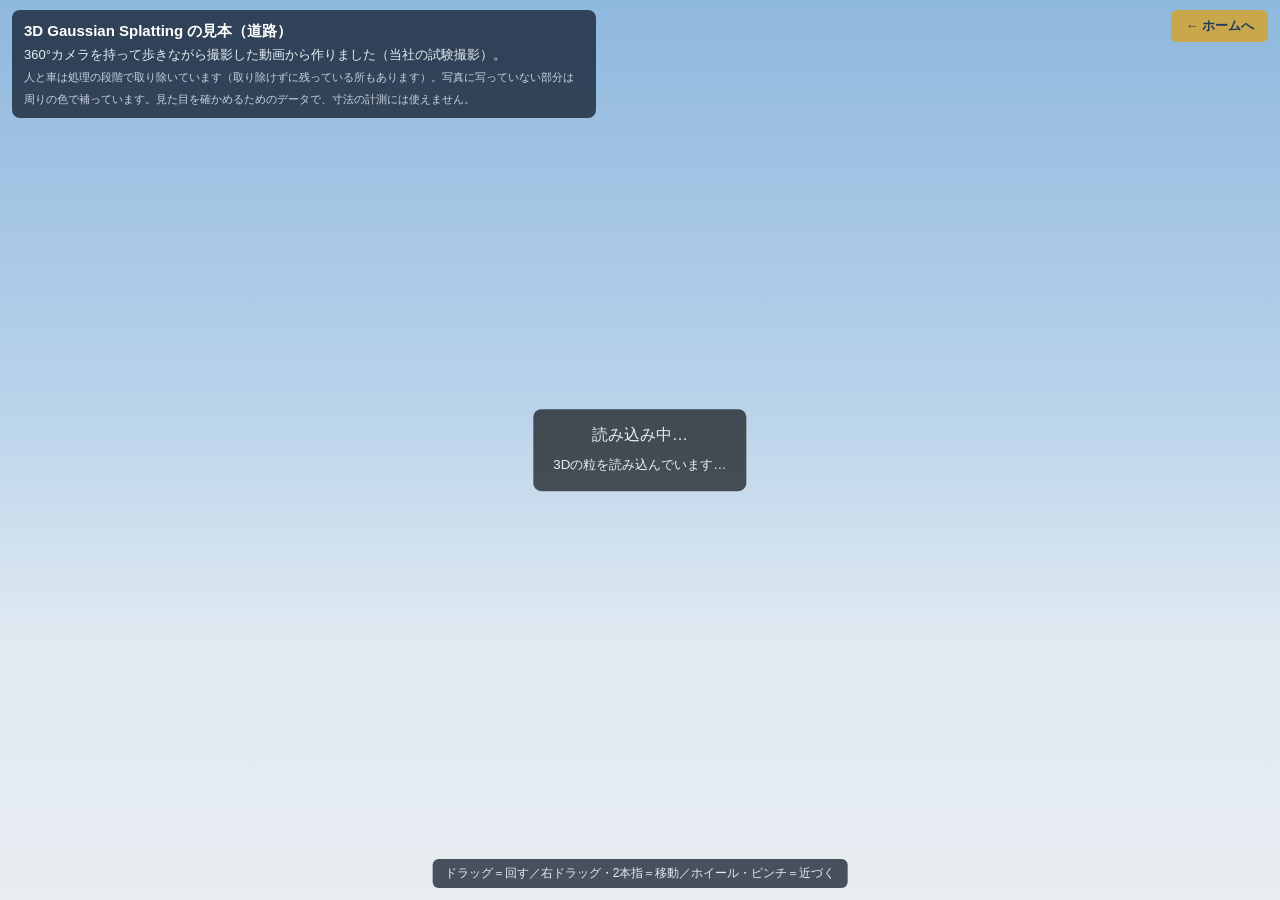
<file: viewer/3dgs/index.html>
<!doctype html>
<html lang="ja">
<head>
<meta charset="utf-8">
<meta name="viewport" content="width=device-width,initial-scale=1">
<title>3DGSビューワー（見本）｜株式会社ファルコン</title>
<meta name="description" content="360°カメラで歩きながら撮影した動画から作った、道路の3D Gaussian Splatting（3DGS）の見本です。">
<style>
html,body{margin:0;height:100%;background:#10151c;color:#e8edf3;font-family:'Noto Sans JP',"Yu Gothic UI","Meiryo",sans-serif;overflow:hidden}
#view{position:absolute;inset:0}
#top{position:absolute;left:0;right:0;top:0;display:flex;justify-content:space-between;align-items:flex-start;gap:8px;padding:10px 12px;pointer-events:none}
#info{pointer-events:auto;max-width:560px;background:rgba(10,20,35,.72);padding:8px 12px;border-radius:8px;font-size:13px;line-height:1.7}
#info b{font-size:15px;color:#fff}
#info small{color:#c9d3df}
#back{pointer-events:auto;white-space:nowrap;background:#c9a84c;color:#1f3a5f;text-decoration:none;font-weight:700;padding:7px 14px;border-radius:6px;font-size:13px}
#load{position:absolute;left:50%;top:50%;transform:translate(-50%,-50%);background:rgba(0,0,0,.65);padding:12px 20px;border-radius:8px;text-align:center;line-height:1.8}
#more{position:absolute;right:12px;bottom:44px;background:rgba(10,20,35,.78);color:#f0dcaa;padding:5px 10px;border-radius:6px;font-size:12px}
#hint{position:absolute;left:50%;bottom:12px;transform:translateX(-50%);background:rgba(10,20,35,.72);padding:6px 12px;border-radius:6px;font-size:12px;white-space:nowrap}
body.sky{background:linear-gradient(to bottom,#8fb8de 0%,#b9d3ea 45%,#dfe9f2 70%,#e8edf1 100%)}
@media (max-width:600px){#info{font-size:12px}#hint{white-space:normal;width:calc(100% - 40px);text-align:center}}
</style>
<script type="importmap">{"imports":{"three":"./lib/three.module.js","@mkkellogg/gaussian-splats-3d":"./lib/gaussian-splats-3d.module.js"}}</script>
</head>
<body class="sky">
<svg width="0" height="0" style="position:absolute">
<filter id="opq" color-interpolation-filters="sRGB"><feComponentTransfer><feFuncA type="table" tableValues="0 0.55 0.9 1"/></feComponentTransfer></filter>
</svg>
<div id="view"></div>
<div id="top">
  <div id="info"><b>3D Gaussian Splatting の見本（道路）</b><br>
  360°カメラを持って歩きながら撮影した動画から作りました（当社の試験撮影）。<br>
  <small>人と車は処理の段階で取り除いています（取り除けずに残っている所もあります）。写真に写っていない部分は周りの色で補っています。見た目を確かめるためのデータで、寸法の計測には使えません。</small></div>
  <a id="back" href="/#services">← ホームへ</a>
</div>
<div id="load">読み込み中…<br><small id="prog">通信量 約22MB（見た目に効く部分から先に表示します）</small></div>
<div id="more" hidden></div>
<div id="hint">ドラッグ＝回す／右ドラッグ・2本指＝移動／ホイール・ピンチ＝近づく</div>
<script type="module">
// 3DGS＝当社の試験撮影（道路）をホームページ用に軽くしたもの
const realDpr = window.devicePixelRatio || 1;
Object.defineProperty(window, 'devicePixelRatio', { get: () => Math.min(2, Math.max(1, realDpr)) });
const view = document.getElementById('view');
const prog = document.getElementById('prog');
const applyFilter = () => { const c = view.querySelector('canvas'); if (c) c.style.filter = 'url(#opq)'; };
try {
  const GS = await import('@mkkellogg/gaussian-splats-3d');
  const THREE = await import('three');
  // ⚠️ GitHub Pages はデータを gzip 圧縮して送る→部品が Content-Length（圧縮後の大きさ）で終わりを判断して止まる。
  //    先に自分で全部受け取り、ブラウザ内のデータ（blob）として渡す。
  const fetchBuf = async u => { const r = await fetch(u); if (!r.ok) throw new Error(u + ' ' + r.status); return r.arrayBuffer(); };
  const blobUrl = async u => URL.createObjectURL(new Blob([await fetchBuf(u)]));
  const groundScene = new THREE.Scene();
  prog.textContent = '3Dの粒を読み込んでいます…';
  const UP = [0.0859, -0.9953, 0.045];
  const viewer = new GS.Viewer({
    threeScene: groundScene, rootElement: view, cameraUp: UP,
    initialCameraPosition: [0.792, -2.051, 9.101], initialCameraLookAt: [-0.008, -0.002, -0.052],
    sharedMemoryForWorkers: false, gpuAcceleratedSort: false, sphericalHarmonicsDegree: 0,
    integerBasedSort: false, splatSortDistanceMapPrecision: 20, sceneRevealMode: GS.SceneRevealMode.Instant
  });
  viewer.camera.near = 0.004; viewer.camera.updateProjectionMatrix();
  // 粒は2つに分けてある（web_keiryo2_3dgs.py）：a＝見た目に効く約20万個（先に出す）／b＝残り約60万個
  const SOPT = { format: GS.SceneFormat.KSplat, showLoadingUI: false, progressiveLoad: false, splatAlphaRemovalThreshold: 5 };
  await viewer.addSplatScene(await blobUrl('data/road3_a.ksplat'), SOPT);
  document.getElementById('load').remove(); viewer.start(); applyFilter();
  const more = document.getElementById('more'); more.hidden = false; more.textContent = '地面を読み込み中…';
  const V3 = viewer.camera.position.constructor, cam = viewer.camera, U = new V3(...UP).normalize();
  let last = null;
  const tick = () => {   // 地平線より上＝空の色／下＝路面に近い灰色（データのない所を白いもやに見せない）
    const f = new V3(); cam.getWorldDirection(f); const d = f.clone().addScaledVector(U, -f.dot(U)); let yf = 0.5;
    if (d.lengthSq() > 1e-8) { d.normalize().applyQuaternion(cam.quaternion.clone().invert()); yf = (1 - cam.projectionMatrix.elements[5] * d.y / Math.max(1e-6, -d.z)) / 2; }
    const p = Math.round(yf * 1000) / 10;
    if (p !== last) { last = p; document.body.style.background = `linear-gradient(to bottom, #8fb8de ${p - 60}%, #dfe9f2 ${p}%, #cbd3da ${p + 5}%, #a0a6ac ${p + 14}%, #787c81 ${p + 30}%, #5d6165 ${p + 70}%)`; }
    requestAnimationFrame(tick);
  };
  tick();
  const lp = cam.position.clone(), ld = new V3(); cam.getWorldDirection(ld);
  const loop = () => {
    const p = cam.position, d = new V3(); cam.getWorldDirection(d);
    if (p.distanceTo(lp) > 0.02 || d.dot(ld) < 0.99939) { lp.copy(p); ld.copy(d); viewer.runSplatSort(true); }
    requestAnimationFrame(loop);
  };
  loop();

  // 地面の板＝規則格子。高さ（uint16）と「使うマス」の印から、位置・地図の貼り方・三角形を作り直す
  const gm = await (await fetch('data/road3g.json')).json();
  const [gb, otex] = await Promise.all([fetchBuf('data/road3g.bin'), new THREE.TextureLoader().loadAsync('data/' + gm.texture)]);
  const Ni = gm.Ni, Nj = gm.Nj, H16 = new Uint16Array(gb, 0, Ni * Nj), bits = new Uint8Array(gb, Ni * Nj * 2);
  const P = new Float32Array(Ni * Nj * 3), UV = new Float32Array(Ni * Nj * 2), hs = (gm.hmax - gm.hmin) / 65535;
  for (let i = 0; i < Ni; i++) for (let j = 0; j < Nj; j++) {
    const k = i * Nj + j, h = gm.hmin + H16[k] * hs;
    for (let c = 0; c < 3; c++) P[k * 3 + c] = gm.O[c] + i * gm.A[c] + j * gm.B[c] + h * gm.n[c];
    UV[k * 2] = gm.u0 + i * gm.du; UV[k * 2 + 1] = gm.v0 + j * gm.dv;
  }
  const IDX = new Uint32Array(gm.cells * 6); let t = 0;
  for (let i = 0; i < Ni - 1; i++) for (let j = 0; j < Nj - 1; j++) {
    const c = i * (Nj - 1) + j; if (!((bits[c >> 3] >> (c & 7)) & 1)) continue;
    const a = i * Nj + j, b = a + Nj; IDX[t++] = a; IDX[t++] = b; IDX[t++] = a + 1; IDX[t++] = a + 1; IDX[t++] = b; IDX[t++] = b + 1;
  }
  const geo = new THREE.BufferGeometry();
  geo.setAttribute('position', new THREE.BufferAttribute(P, 3));
  geo.setAttribute('uv', new THREE.BufferAttribute(UV, 2));
  geo.setIndex(new THREE.BufferAttribute(IDX, 1));
  otex.flipY = false; otex.colorSpace = THREE.SRGBColorSpace; otex.anisotropy = 8; otex.needsUpdate = true;
  groundScene.add(new THREE.Mesh(geo, new THREE.MeshBasicMaterial({ map: otex, side: THREE.DoubleSide })));

  // 残りの粒
  more.textContent = '残りの粒を読み込み中…（届くと細かい所まで出ます）';
  await viewer.addSplatScene(await blobUrl('data/road3_b.ksplat'), SOPT);
  viewer.runSplatSort(true);
  more.remove();
} catch (e) {
  const el = document.getElementById('load') || document.getElementById('more');
  if (el) { el.hidden = false; el.innerHTML = '表示できませんでした。<br><small>パソコンの最新のChrome・Edgeでお試しください。</small>'; }
  console.error(e);
}
</script>
</body>
</html>
</file>
